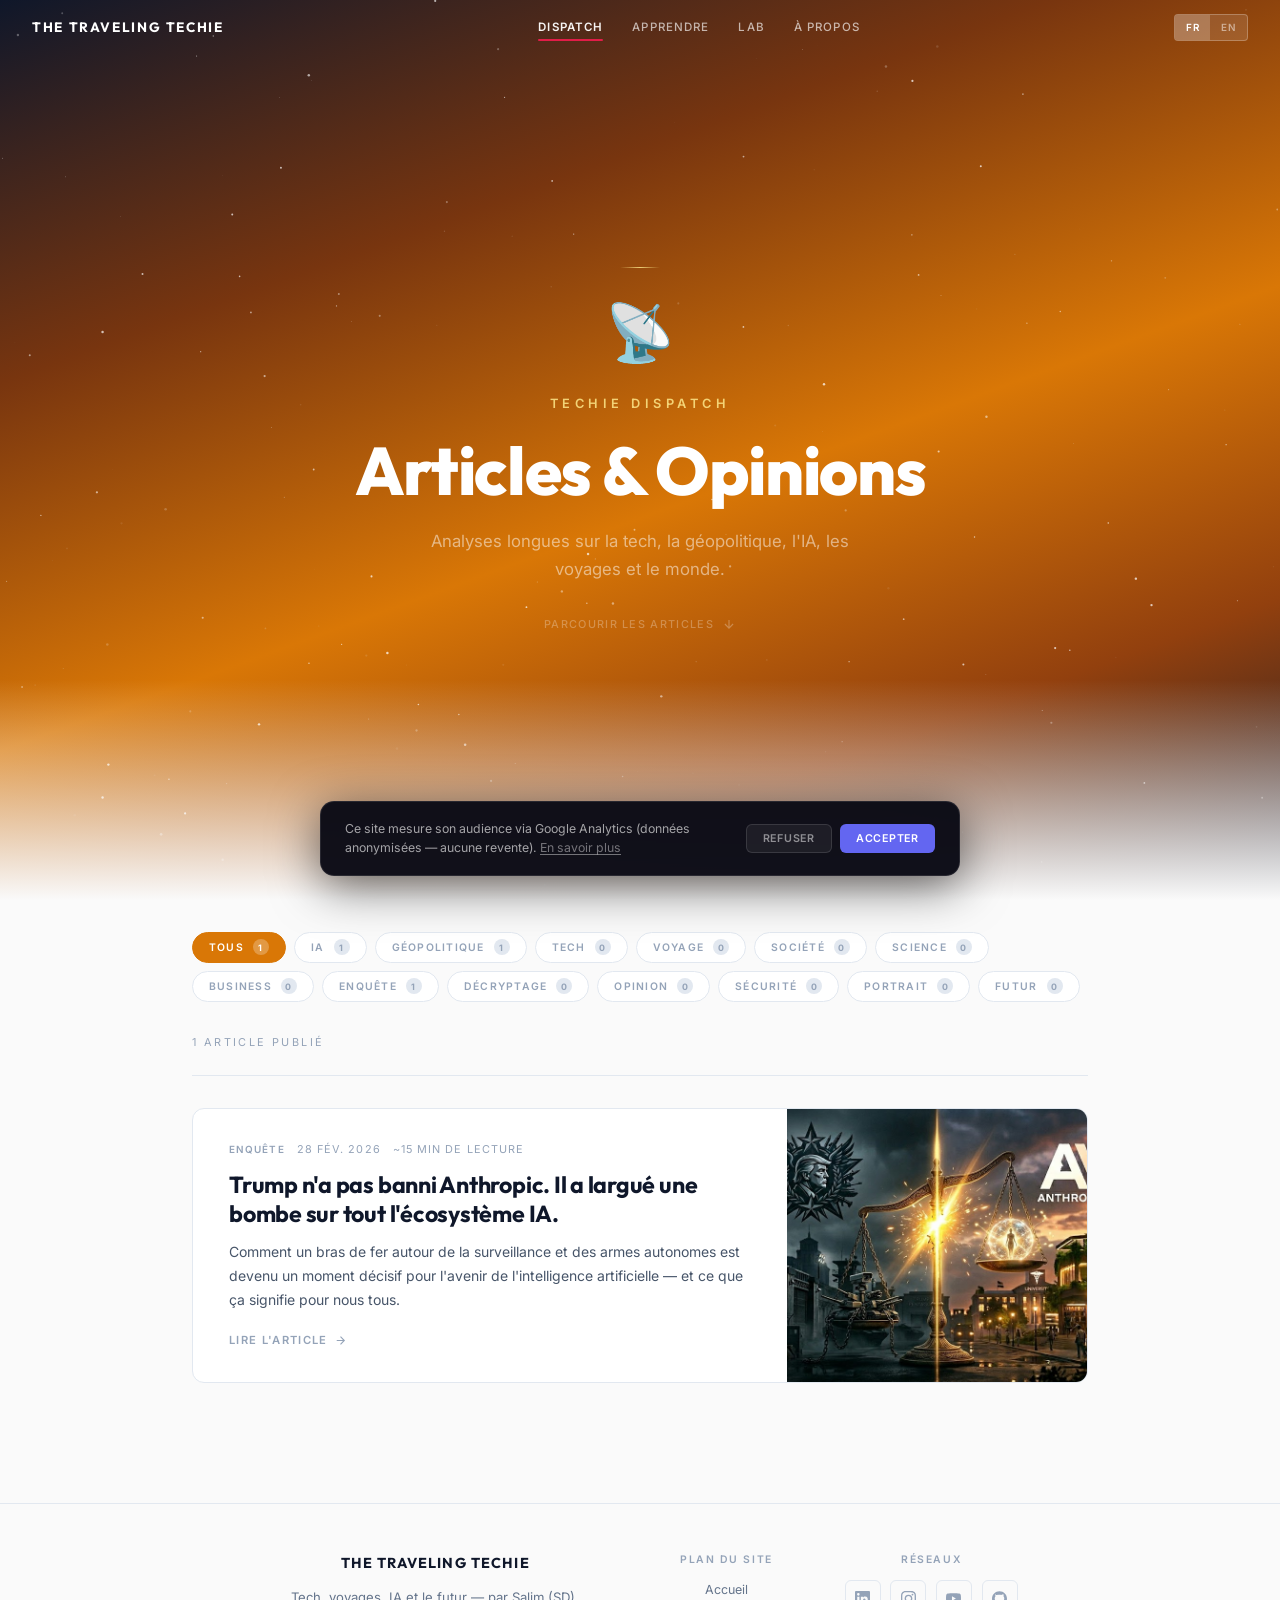
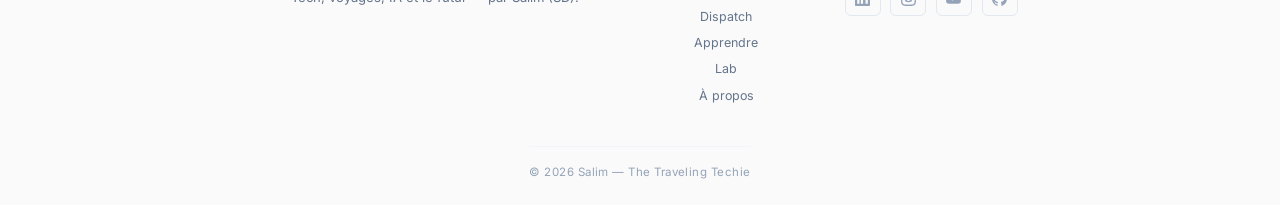
<file: dispatch/index.html>
﻿<!DOCTYPE html>
<html lang="fr">
<head>
    <meta charset="UTF-8">
    <meta name="viewport" content="width=device-width, initial-scale=1.0">
    <title>Techie Dispatch — The Traveling Techie</title>
    <meta name="description" content="Articles longs sur la tech, la géopolitique, l'IA, les voyages et le monde — par Salim (SD).">
    <meta name="author" content="Salim">
    <meta property="og:title" content="Techie Dispatch — The Traveling Techie">
    <meta property="og:description" content="Articles longs sur la tech, la géopolitique, l'IA, les voyages et le monde — par Salim (SD).">
    <meta property="og:type" content="website">
    <meta property="og:url" content="https://thetravellingtechie.github.io/dispatch/">
    <meta property="og:image" content="https://thetravellingtechie.github.io/dispatch/trump-anthropic-ai-future/images/trump-anthropic-ai-future-at-stake.jpg">
    <meta property="og:site_name" content="The Traveling Techie">
    <meta name="twitter:card" content="summary_large_image">
    <meta name="twitter:creator" content="@sd_thetravellingtechie">
    <link rel="canonical" href="https://thetravellingtechie.github.io/dispatch/">
    <meta name="robots" content="index, follow">
    <meta name="theme-color" content="#78350f">
    <link rel="preconnect" href="https://fonts.googleapis.com">
    <link rel="preconnect" href="https://fonts.gstatic.com" crossorigin>
    <link href="https://fonts.googleapis.com/css2?family=Outfit:wght@400;500;600;700;800&family=Inter:wght@400;500;600;700&display=swap" rel="stylesheet">
    <style>
        :root {
            --bg:           #fafafa;
            --bg-card:      #ffffff;
            --bg-hover:     #f8f4ff;
            --text:         #0f172a;
            --text-secondary: #475569;
            --text-muted:   #94a3b8;
            --border:       #e2e8f0;
            --border-light: #f1f5f9;
            --accent:       #6366f1;
            --accent-soft:  rgba(99,102,241,0.08);
            --dispatch:     #d97706;
            --dispatch-soft:rgba(217,119,6,0.07);
        }

        * { margin: 0; padding: 0; box-sizing: border-box; }
        html { scroll-behavior: smooth; }

        body {
            font-family: 'Inter', sans-serif;
            background: var(--bg);
            color: var(--text);
            line-height: 1.6;
        }

        /* ── NAV ── */
        nav {
            position: fixed;
            top: 0; left: 0; right: 0;
            padding: 1.1rem 2.5rem;
            display: flex;
            justify-content: space-between;
            align-items: center;
            z-index: 100;
            transition: all 0.3s ease;
        }

        nav.scrolled {
            background: rgba(250,250,250,0.92);
            border-bottom: 1px solid var(--border);
            backdrop-filter: blur(16px);
            -webkit-backdrop-filter: blur(16px);
        }

        .nav-logo {
            font-family: 'Outfit', sans-serif;
            font-weight: 700;
            font-size: 0.85rem;
            letter-spacing: 0.15em;
            text-transform: uppercase;
            color: #ffffff;
            text-decoration: none;
            transition: color 0.3s;
        }

        nav.scrolled .nav-logo { color: var(--text); }

        .nav-center {
            display: flex;
            gap: 2rem;
            font-size: 0.8rem;
            letter-spacing: 0.1em;
            text-transform: uppercase;
        }

        .nav-center a {
            color: rgba(255,255,255,0.65);
            text-decoration: none;
            transition: color 0.2s;
            font-family: 'Inter', sans-serif;
            font-weight: 500;
        }

        nav.scrolled .nav-center a { color: var(--text-secondary); }
        .nav-center a:hover { color: #ffffff; }
        nav.scrolled .nav-center a:hover { color: var(--text); }
        .nav-center a.active { color: rgba(253,230,138,0.95); font-weight: 600; }
        nav.scrolled .nav-center a.active { color: var(--dispatch); }

        .lang-toggle {
            display: flex;
            align-items: center;
            background: rgba(255,255,255,0.1);
            border: 1px solid rgba(255,255,255,0.25);
            border-radius: 4px;
            overflow: hidden;
            cursor: pointer;
            transition: all 0.3s;
        }

        nav.scrolled .lang-toggle {
            background: var(--bg-card);
            border-color: var(--border);
        }

        .lang-toggle span {
            padding: 0.3rem 0.7rem;
            font-size: 0.65rem;
            font-weight: 600;
            letter-spacing: 0.1em;
            text-transform: uppercase;
            color: rgba(255,255,255,0.6);
            transition: all 0.2s;
            font-family: 'Inter', sans-serif;
            user-select: none;
        }

        nav.scrolled .lang-toggle span { color: var(--text-muted); }

        .lang-toggle span.active {
            background: rgba(217,119,6,0.9);
            color: #ffffff;
        }

        nav.scrolled .lang-toggle span.active { background: var(--dispatch); }

        /* ── HERO ── */
        .hero {
            position: relative;
            min-height: 100vh;
            display: flex; align-items: center; justify-content: center;
            overflow: hidden; text-align: center;
            background: linear-gradient(160deg, #0f172a 0%, #78350f 28%, #d97706 55%, #92400e 78%, #0f172a 100%);
        }

        .hero::after {
            content: ''; position: absolute; bottom: 0; left: 0; right: 0; height: 220px;
            background: linear-gradient(to bottom, transparent, var(--bg)); z-index: 1;
        }

        #starCanvas {
            position: absolute; inset: 0; width: 100%; height: 100%;
            pointer-events: none; z-index: 0;
        }

        .hero-inner {
            position: relative; z-index: 2;
            display: flex; flex-direction: column; align-items: center;
            gap: 1.25rem; padding: 0 2rem;
        }

        .hero-line {
            width: 40px; height: 1px;
            background: linear-gradient(90deg, transparent, rgba(253,230,138,0.85), transparent);
            animation: revealFade 0.6s ease both 0.2s;
        }

        .hero-icon {
            font-size: 3.5rem;
            animation: revealFade 0.8s ease both 0.15s;
            margin-bottom: -0.25rem;
        }

        .hero-tag {
            font-size: 0.8rem;
            letter-spacing: 0.35em;
            text-transform: uppercase;
            color: rgba(253,230,138,0.85);
            font-weight: 600;
            font-family: 'Inter', sans-serif;
            animation: revealFade 0.8s ease both 0.25s;
        }

        .hero-inner h1 {
            font-family: 'Outfit', sans-serif;
            font-weight: 800;
            font-size: clamp(2.4rem, 6vw, 4.2rem);
            color: #ffffff; line-height: 1.1; letter-spacing: -0.02em;
            animation: revealUp 1s cubic-bezier(0.16,1,0.3,1) both 0.35s;
        }

        .hero-tagline {
            font-family: 'Inter', sans-serif;
            font-size: clamp(0.9rem, 2vw, 1.05rem);
            color: rgba(255,255,255,0.5);
            max-width: 480px;
            line-height: 1.65;
            animation: revealUp 0.9s cubic-bezier(0.16,1,0.3,1) both 0.5s;
        }

        .hero-scroll {
            display: flex; align-items: center; gap: 0.5rem;
            font-family: 'Inter', sans-serif;
            font-size: 0.68rem; font-weight: 500;
            letter-spacing: 0.12em; text-transform: uppercase;
            color: rgba(255,255,255,0.28);
            animation: revealFade 0.8s ease both 0.8s;
            margin-top: 0.75rem;
        }

        .hero-scroll svg {
            width: 14px; height: 14px; stroke: currentColor; fill: none; stroke-width: 2;
            animation: bounce 2s ease-in-out infinite 1.5s;
        }

        @keyframes bounce {
            0%, 100% { transform: translateY(0); }
            50% { transform: translateY(5px); }
        }

        @keyframes revealUp {
            from { opacity: 0; transform: translateY(22px); }
            to   { opacity: 1; transform: translateY(0); }
        }

        @keyframes revealFade { from { opacity: 0; } to { opacity: 1; } }

        /* ── FILTERS ── */
        .filters-bar {
            max-width: 960px;
            margin: 0 auto;
            padding: 2rem 2rem 0;
            display: flex;
            align-items: center;
            gap: 0.5rem;
            flex-wrap: wrap;
        }

        .filter-btn {
            font-family: 'Inter', sans-serif;
            font-size: 0.65rem;
            font-weight: 600;
            letter-spacing: 0.12em;
            text-transform: uppercase;
            padding: 0.4rem 1rem;
            border-radius: 100px;
            border: 1px solid var(--border);
            background: var(--bg-card);
            color: var(--text-muted);
            cursor: pointer;
            transition: all 0.2s ease;
        }

        .filter-btn:hover {
            border-color: var(--dispatch);
            color: var(--dispatch);
        }

        .filter-btn.active {
            background: var(--dispatch);
            border-color: var(--dispatch);
            color: #ffffff;
        }

        .filter-count {
            display: inline-flex;
            align-items: center;
            justify-content: center;
            width: 16px; height: 16px;
            border-radius: 50%;
            font-size: 0.55rem;
            font-weight: 700;
            background: rgba(255,255,255,0.25);
            margin-left: 0.3rem;
        }

        .filter-btn:not(.active) .filter-count {
            background: var(--border);
            color: var(--text-muted);
        }

        .article-card[hidden] { display: none !important; }

        .no-results {
            text-align: center;
            padding: 4rem 2rem;
            color: var(--text-muted);
            font-size: 0.875rem;
            display: none;
        }

        /* ── ARTICLES ── */
        .articles {
            max-width: 960px;
            margin: 0 auto;
            padding: 2rem 2rem 6rem;
        }

        .articles-header {
            display: flex;
            align-items: center;
            justify-content: space-between;
            margin-bottom: 2rem;
            padding-bottom: 1.5rem;
            border-bottom: 1px solid var(--border);
        }

        .articles-count {
            font-size: 0.68rem;
            letter-spacing: 0.22em;
            text-transform: uppercase;
            color: var(--text-muted);
        }

        .article-card {
            display: grid;
            grid-template-columns: 1fr 300px;
            border: 1px solid var(--border);
            border-radius: 12px;
            text-decoration: none;
            color: var(--text);
            margin-bottom: 1.5rem;
            overflow: hidden;
            transition: all 0.25s ease;
            background: var(--bg-card);
        }

        .article-card:hover {
            transform: translateY(-3px);
            box-shadow: 0 12px 36px rgba(217,119,6,0.12);
            border-color: rgba(217,119,6,0.3);
        }

        .article-body {
            padding: 2rem 2rem 2rem 2.25rem;
            display: flex;
            flex-direction: column;
            gap: 0.75rem;
        }

        .article-meta-top {
            display: flex;
            align-items: center;
            gap: 0.75rem;
            font-size: 0.68rem;
            letter-spacing: 0.1em;
            text-transform: uppercase;
            color: var(--text-muted);
            flex-wrap: wrap;
        }

        .article-tag {
            color: var(--text-muted);
            font-weight: 600;
            font-size: 0.62rem;
        }

        .article-title {
            font-family: 'Outfit', sans-serif;
            font-size: 1.45rem;
            font-weight: 700;
            line-height: 1.25;
            letter-spacing: -0.01em;
            color: var(--text);
        }

        .article-excerpt {
            font-size: 0.875rem;
            color: var(--text-secondary);
            line-height: 1.7;
            flex: 1;
        }

        .article-cta {
            display: inline-flex;
            align-items: center;
            gap: 0.4rem;
            font-size: 0.7rem;
            font-weight: 600;
            letter-spacing: 0.12em;
            text-transform: uppercase;
            color: var(--text-muted);
            margin-top: auto;
            padding-top: 0.5rem;
            transition: color 0.2s;
        }

        .article-card:hover .article-cta { color: var(--dispatch); }

        .article-cta svg {
            width: 13px; height: 13px;
            stroke: currentColor; fill: none; stroke-width: 2;
            transition: transform 0.2s;
        }

        .article-card:hover .article-cta svg { transform: translateX(4px); }

        .article-thumb {
            overflow: hidden;
            background: var(--bg-hover);
            min-height: 220px;
        }

        .article-thumb img {
            width: 100%; height: 100%;
            object-fit: cover;
            display: block;
            transition: transform 0.4s ease;
        }

        .article-card:hover .article-thumb img { transform: scale(1.04); }

        /* ── FOOTER ── */
        footer {
            border-top: 1px solid var(--border);
            padding: 2rem;
            text-align: center;
            display: flex;
            flex-direction: column;
            align-items: center;
            gap: 1rem;
        }

        .footer-icons {
            display: flex;
            gap: 0.6rem;
        }

        .footer-icon {
            display: flex;
            align-items: center;
            justify-content: center;
            width: 36px; height: 36px;
            border: 1px solid var(--border);
            border-radius: 6px;
            color: var(--text-muted);
            text-decoration: none;
            transition: all 0.2s;
            background: var(--bg-card);
        }

        .footer-icon:hover {
            border-color: var(--dispatch);
            color: var(--dispatch);
            transform: translateY(-2px);
        }

        .footer-icon svg { width: 15px; height: 15px; fill: currentColor; }

        .footer-copy {
            font-size: 0.72rem;
            color: var(--text-muted);
        }

        .footer-copy a {
            color: var(--text-muted);
            text-decoration: none;
            transition: color 0.2s;
        }

        .footer-copy a:hover { color: var(--accent); }

        /* ── RESPONSIVE ── */
        @media (max-width: 680px) {
            .article-card { grid-template-columns: 1fr; }
            .article-thumb { height: 200px; min-height: unset; }
            .nav-center { display: none; }
            nav { padding: 1rem 1.25rem; }
        }
    
        /* Cookie consent banner */
        #cookieBanner {
            position: fixed;
            bottom: 1.5rem; left: 50%; transform: translateX(-50%);
            width: min(640px, calc(100vw - 2rem));
            background: rgba(10, 10, 20, 0.97);
            border: 1px solid rgba(255,255,255,0.10);
            border-radius: 14px;
            padding: 1.1rem 1.5rem;
            display: flex; align-items: center;
            justify-content: space-between;
            gap: 1.25rem;
            z-index: 9999;
            backdrop-filter: blur(22px);
            -webkit-backdrop-filter: blur(22px);
            box-shadow: 0 10px 48px rgba(0,0,0,0.6);
            font-family: 'Inter', sans-serif;
            transition: opacity 0.35s ease, transform 0.35s ease;
        }
        #cookieBanner.hidden {
            opacity: 0;
            transform: translateX(-50%) translateY(16px);
            pointer-events: none;
        }
        #cookieBanner p {
            font-size: 0.77rem; color: rgba(255,255,255,0.62);
            margin: 0; line-height: 1.55; flex: 1;
        }
        #cookieBanner p a {
            color: rgba(255,255,255,0.42);
            text-decoration: underline; text-underline-offset: 2px;
        }
        .cookie-actions { display: flex; gap: 0.5rem; flex-shrink: 0; }
        .cookie-btn {
            padding: 0.42rem 1rem; border-radius: 6px; cursor: pointer;
            font-size: 0.67rem; font-weight: 600; letter-spacing: 0.07em;
            text-transform: uppercase; border: none;
            font-family: 'Inter', sans-serif;
            transition: opacity 0.18s, transform 0.15s;
            white-space: nowrap;
        }
        .cookie-btn:hover { opacity: 0.78; transform: translateY(-1px); }
        .cookie-btn-accept { background: #6366f1; color: #fff; }
        .cookie-btn-decline {
            background: rgba(255,255,255,0.06);
            color: rgba(255,255,255,0.50);
            border: 1px solid rgba(255,255,255,0.12);
        }
        @media (max-width: 540px) {
            #cookieBanner { flex-direction: column; align-items: flex-start; gap: 0.85rem; }
            .cookie-actions { width: 100%; justify-content: flex-end; }
        }
    
        /* Hamburger Menu */
        .nav-hamburger {
            display: none;
            background: none;
            border: none;
            cursor: pointer;
            padding: 0.5rem;
            z-index: 1001;
            position: relative;
        }

        .nav-hamburger span {
            display: block;
            width: 24px;
            height: 2px;
            background: var(--text);
            margin: 5px 0;
            transition: 0.3s;
        }

        nav:not(.scrolled) .nav-hamburger span {
            background: #fff;
        }

        .nav-hamburger.active span:nth-child(1) {
            transform: rotate(-45deg) translate(-5px, 5px);
        }

        .nav-hamburger.active span:nth-child(2) {
            opacity: 0;
        }

        .nav-hamburger.active span:nth-child(3) {
            transform: rotate(45deg) translate(-5px, -5px);
        }

        .nav-mobile-overlay {
            position: fixed;
            top: 0; left: 0; right: 0; bottom: 0;
            background: var(--bg);
            z-index: 1000;
            display: flex;
            flex-direction: column;
            align-items: center;
            justify-content: center;
            gap: 2rem;
            opacity: 0;
            visibility: hidden;
            transition: 0.3s;
        }

        .nav-mobile-overlay.active {
            opacity: 1;
            visibility: visible;
        }

        .nav-mobile-overlay a {
            font-size: 1.5rem;
            font-weight: 600;
            text-transform: uppercase;
            letter-spacing: 0.1em;
            color: var(--text);
            text-decoration: none;
            font-family: 'Outfit', sans-serif;
        }

        @media (max-width: 768px) {
            .nav-hamburger {
                display: block;
            }
            .nav-center {
                display: none;
            }
        }
    
        
        /* â”€â”€ MODERN FOOTER â”€â”€ */
        .footer-modern {
            border-top: 1px solid var(--border);
            padding: 4rem 2rem 1.5rem 2rem;
            margin-top: 4rem;
            background: linear-gradient(to bottom, transparent, rgba(0, 0, 0, 0.2));
            color: var(--text);
        }

        .footer-content {
            max-width: 1080px;
            margin: 0 auto;
            display: grid;
            grid-template-columns: 2fr 1fr 1fr;
            gap: 3rem;
        }

        .footer-col h3 {
            font-family: 'Outfit', sans-serif;
            font-size: 1.4rem;
            font-weight: 700;
            margin-bottom: 1rem;
            color: var(--text);
            letter-spacing: -0.02em;
        }

        .footer-col h4 {
            font-family: 'Outfit', sans-serif;
            font-size: 0.9rem;
            font-weight: 600;
            text-transform: uppercase;
            letter-spacing: 0.1em;
            color: var(--text);
            margin-bottom: 1.2rem;
            opacity: 0.9;
        }

        .footer-col p {
            color: var(--text-muted);
            font-size: 0.95rem;
            line-height: 1.6;
            max-width: 300px;
        }

        .footer-sitemap {
            display: flex;
            flex-direction: column;
            gap: 0.8rem;
        }

        .footer-sitemap a {
            color: var(--text-muted);
            text-decoration: none;
            font-size: 0.95rem;
            transition: color 0.2s, transform 0.2s;
            width: fit-content;
        }

        .footer-sitemap a:hover {
            color: var(--accent);
            transform: translateX(3px);
        }

        .footer-icons {
            display: flex;
            gap: 0.8rem;
            flex-wrap: wrap;
        }

        .footer-icon {
            display: flex;
            align-items: center;
            justify-content: center;
            width: 40px;
            height: 40px;
            border: 1px solid var(--border);
            border-radius: 8px;
            color: var(--text-muted);
            text-decoration: none;
            transition: all 0.3s ease;
            background: rgba(255, 255, 255, 0.02);
        }

        /* DYNAMIC ADAPTATION: Use the page's accent variable (dispatch, lab, or accent) */
        .footer-icon:hover {
            border-color: var(--accent, var(--dispatch, var(--lab, var(--learn, #6366f1))));
            color: var(--accent, var(--dispatch, var(--lab, var(--learn, #6366f1))));
            background: rgba(255, 255, 255, 0.05);
            transform: translateY(-2px);
            box-shadow: 0 4px 12px rgba(0,0,0,0.2);
        }

        .footer-icon svg {
            width: 18px;
            height: 18px;
            fill: currentColor;
        }

        .footer-bottom {
            max-width: 1080px;
            margin: 3rem auto 0 auto;
            padding-top: 1.5rem;
            border-top: 1px solid rgba(255, 255, 255, 0.06);
            display: flex;
            justify-content: space-between;
            align-items: center;
            font-size: 0.85rem;
            color: var(--text-muted);
        }

        @media (max-width: 768px) {
            .footer-content {
                grid-template-columns: 1fr;
                gap: 2.5rem;
                text-align: center;
            }
            .footer-col p {
                margin: 0 auto;
            }
            .footer-sitemap {
                align-items: center;
            }
            .footer-icons {
                justify-content: center;
            }
            .footer-bottom {
                flex-direction: column;
                gap: 1rem;
                text-align: center;
            }
        }
    </style>

    <!-- ═══════════════════════════════════════════════════════
         ANALYTICS — remplacer G-M8CD1PMVMS et CLARITY_PROJECT_ID
         avant publication (voir _templates/TEMPLATES.md)
         ═══════════════════════════════════════════════════════ -->

    <!-- Dynamic Dominant Colors Override -->
    <style>
        .footer-icon:hover { border-color: var(--dispatch) !important; color: var(--dispatch) !important; }
        .footer-sitemap a:hover { color: var(--dispatch) !important; text-decoration: underline; }
        .footer-bottom a:hover { color: var(--dispatch) !important; }
        
                /* Footer Alignment Overrides */
        .footer-modern { text-align: left !important; }
        .footer-content { text-align: left !important; }
        .footer-col h3, .footer-col h4, .footer-col p { text-align: left !important; margin-left: 0 !important; margin-right: auto !important; }
        .footer-sitemap { align-items: flex-start !important; }
        .footer-icons { justify-content: flex-start !important; }
        
        @media (max-width: 768px) {
            .footer-modern { text-align: center !important; }
            .footer-col h3, .footer-col h4, .footer-col p { text-align: left !important; margin-left: 0 !important; margin-right: auto !important; }
            .footer-sitemap { align-items: flex-start !important; }
            .footer-icons { justify-content: flex-start !important; }
            .footer-bottom { align-items: center !important; flex-direction: column; gap: 1rem; text-align: center !important; }
        }

        /* Language Toggle - active state */
        nav.scrolled .lang-toggle span.active { background: var(--dispatch) !important; color: #fff !important; }
        .lang-toggle span.active { background: var(--dispatch) !important; color: #fff !important; border-color: var(--dispatch) !important; }
        
        /* Language Toggle - text hover */
        .lang-toggle span:hover { color: var(--dispatch) !important; }
        .nav-lang button.active { color: var(--dispatch) !important; font-weight: 600 !important; }
        .nav-lang button:hover { color: var(--dispatch) !important; }
    </style>
    <link rel="stylesheet" href="/shared/components.css">
</head>
<body>
    <div id="ttt-nav" data-section="dispatch"></div>
    <!-- Cookie consent (RGPD / GDPR) -->
    <div id="cookieBanner" class="hidden" role="dialog" aria-live="polite" aria-label="Consentement cookies">
      <p>Ce site mesure son audience via Google Analytics (donn&#233;es anonymis&#233;es &mdash; aucune revente). <a href="/about/" target="_blank" rel="noopener">En savoir plus</a></p>
      <div class="cookie-actions">
        <button class="cookie-btn cookie-btn-decline" id="cookieDecline">Refuser</button>
        <button class="cookie-btn cookie-btn-accept" id="cookieAccept">Accepter</button>
      </div>
    </div>

    <section class="hero">
        <canvas id="starCanvas" aria-hidden="true"></canvas>
        <div class="hero-inner">
            <div class="hero-line" aria-hidden="true"></div>
            <div class="hero-icon" aria-hidden="true">📡</div>
            <div class="hero-tag">Techie Dispatch</div>
            <h1 data-fr="Articles &amp; Opinions" data-en="Articles &amp; Opinions">Articles &amp; Opinions</h1>
            <p class="hero-tagline" data-fr="Analyses longues sur la tech, la géopolitique, l'IA, les voyages et le monde." data-en="Long-form takes on tech, geopolitics, AI, travels and the world.">
                Analyses longues sur la tech, la géopolitique, l'IA, les voyages et le monde.
            </p>
            <div class="hero-scroll" aria-hidden="true">
                <span data-fr="Parcourir les articles" data-en="Browse articles">Parcourir les articles</span>
                <svg viewBox="0 0 24 24"><path d="M12 5v14M5 12l7 7 7-7"/></svg>
            </div>
        </div>
    </section>

    <div class="filters-bar" id="filtersBar">
        <button class="filter-btn active" data-filter="all">
            <span data-fr="Tous" data-en="All">Tous</span>
            <span class="filter-count" id="countAll">1</span>
        </button>
        <button class="filter-btn" data-filter="ia">
            <span data-fr="IA" data-en="AI">IA</span>
            <span class="filter-count" id="countIa">0</span>
        </button>
        <button class="filter-btn" data-filter="geopolitique">
            <span data-fr="Géopolitique" data-en="Geopolitics">Géopolitique</span>
            <span class="filter-count" id="countGeopolitique">0</span>
        </button>
        <button class="filter-btn" data-filter="tech">
            <span data-fr="Tech" data-en="Tech">Tech</span>
            <span class="filter-count" id="countTech">0</span>
        </button>
        <button class="filter-btn" data-filter="voyage">
            <span data-fr="Voyage" data-en="Travel">Voyage</span>
            <span class="filter-count" id="countVoyage">0</span>
        </button>
        <button class="filter-btn" data-filter="societe">
            <span data-fr="Société" data-en="Society">Société</span>
            <span class="filter-count" id="countSociete">0</span>
        </button>
        <button class="filter-btn" data-filter="science">
            <span data-fr="Science" data-en="Science">Science</span>
            <span class="filter-count" id="countScience">0</span>
        </button>
        <button class="filter-btn" data-filter="business">
            <span data-fr="Business" data-en="Business">Business</span>
            <span class="filter-count" id="countBusiness">0</span>
        </button>
        <button class="filter-btn" data-filter="enquete">
            <span data-fr="Enquête" data-en="Investigation">Enquête</span>
            <span class="filter-count" id="countEnquete">0</span>
        </button>
        <button class="filter-btn" data-filter="decryptage">
            <span data-fr="Décryptage" data-en="Explainer">Décryptage</span>
            <span class="filter-count" id="countDecryptage">0</span>
        </button>
        <button class="filter-btn" data-filter="opinion">
            <span data-fr="Opinion" data-en="Opinion">Opinion</span>
            <span class="filter-count" id="countOpinion">0</span>
        </button>
        <button class="filter-btn" data-filter="securite">
            <span data-fr="Sécurité" data-en="Security">Sécurité</span>
            <span class="filter-count" id="countSecurite">0</span>
        </button>
        <button class="filter-btn" data-filter="portrait">
            <span data-fr="Portrait" data-en="Portrait">Portrait</span>
            <span class="filter-count" id="countPortrait">0</span>
        </button>
        <button class="filter-btn" data-filter="futur">
            <span data-fr="Futur" data-en="Future">Futur</span>
            <span class="filter-count" id="countFutur">0</span>
        </button>
    </div>

    <main class="articles">
        <div class="articles-header">
            <p class="articles-count" id="articlesCount" data-fr="1 article publié" data-en="1 article published">1 article publié</p>
        </div>

        <div class="no-results" id="noResults" data-fr="Aucun article dans cette catégorie pour l'instant." data-en="No articles in this category yet.">
            Aucun article dans cette catégorie pour l'instant.
        </div>

        <a href="/dispatch/trump-anthropic-ai-future/" class="article-card" data-categories="enquete ia geopolitique">
            <div class="article-body">
                <div class="article-meta-top">
                    <span class="article-tag" data-fr="Enquête" data-en="Investigation">Enquête</span>
                    <span data-fr="28 fév. 2026" data-en="Feb 28, 2026">28 fév. 2026</span>
                    <span data-fr="~15 min de lecture" data-en="~15 min read">~15 min de lecture</span>
                </div>
                <h2 class="article-title"
                    data-fr="Trump n'a pas banni Anthropic. Il a largué une bombe sur tout l'écosystème IA."
                    data-en="Trump Didn't Ban Anthropic. He Dropped a Bomb on the Entire AI Ecosystem.">
                    Trump n'a pas banni Anthropic. Il a largué une bombe sur tout l'écosystème IA.
                </h2>
                <p class="article-excerpt"
                   data-fr="Comment un bras de fer autour de la surveillance et des armes autonomes est devenu un moment décisif pour l'avenir de l'intelligence artificielle — et ce que ça signifie pour nous tous."
                   data-en="How a standoff over surveillance and autonomous weapons became a defining moment for the future of artificial intelligence — and what it means for all of us.">
                    Comment un bras de fer autour de la surveillance et des armes autonomes est devenu un moment décisif pour l'avenir de l'intelligence artificielle — et ce que ça signifie pour nous tous.
                </p>
                <span class="article-cta">
                    <span data-fr="Lire l'article" data-en="Read article">Lire l'article</span>
                    <svg viewBox="0 0 24 24"><path d="M5 12h14M12 5l7 7-7 7"/></svg>
                </span>
            </div>
            <div class="article-thumb">
                <img src="/dispatch/trump-anthropic-ai-future/images/trump-anthropic-ai-future-at-stake.jpg"
                     alt="Trump Anthropic AI — The Future at Stake"
                     loading="lazy">
            </div>
        </a>

    </main>

    <div id="ttt-footer"></div>

    <script>
        // ── Star canvas
        (function () {
            const canvas = document.getElementById('starCanvas');
            const ctx = canvas.getContext('2d');
            let stars = [];
            function resize() {
                canvas.width  = canvas.offsetWidth;
                canvas.height = canvas.offsetHeight;
            }
            function init(n) {
                stars = Array.from({ length: n }, () => ({
                    x: Math.random() * canvas.width,
                    y: Math.random() * canvas.height,
                    r: Math.random() * 1.1 + 0.2,
                    phase: Math.random() * Math.PI * 2,
                    speed: Math.random() * 0.013 + 0.004
                }));
            }
            function draw() {
                ctx.clearRect(0, 0, canvas.width, canvas.height);
                stars.forEach(s => {
                    s.phase += s.speed;
                    const a = ((Math.sin(s.phase) + 1) / 2) * 0.65 + 0.08;
                    ctx.beginPath();
                    ctx.arc(s.x, s.y, s.r, 0, Math.PI * 2);
                    ctx.fillStyle = `rgba(255,255,255,${a.toFixed(2)})`;
                    ctx.fill();
                });
                requestAnimationFrame(draw);
            }
            new ResizeObserver(() => { resize(); init(180); }).observe(canvas.parentElement);
            resize(); init(180); requestAnimationFrame(draw);
        })();

        // Nav scroll + lang toggle now handled by /shared/nav.js

        // ── Filters (multi-category support via data-categories="cat1 cat2 cat3")
        (function () {
            const cards = document.querySelectorAll('.article-card[data-categories]');
            const buttons = document.querySelectorAll('.filter-btn[data-filter]');
            const noResults = document.getElementById('noResults');
            const countEl = document.getElementById('articlesCount');

            // Build per-filter counts
            const counts = {};
            cards.forEach(c => {
                (c.dataset.categories || '').split(' ').forEach(cat => {
                    if (cat) counts[cat] = (counts[cat] || 0) + 1;
                });
            });

            // Update count badges on buttons
            buttons.forEach(btn => {
                const f = btn.dataset.filter;
                const n = f === 'all' ? cards.length : (counts[f] || 0);
                const badge = btn.querySelector('.filter-count');
                if (badge) badge.textContent = n;
            });

            function filterCards(filter) {
                let visible = 0;
                cards.forEach(c => {
                    const cats = (c.dataset.categories || '').split(' ');
                    const show = filter === 'all' || cats.includes(filter);
                    c.hidden = !show;
                    if (show) visible++;
                });
                noResults.style.display = visible === 0 ? 'block' : 'none';
                const n = filter === 'all' ? cards.length : (counts[filter] || 0);
                const lang = localStorage.getItem('ttt-lang') || 'fr';
                countEl.textContent = lang === 'fr'
                    ? `${n} article${n !== 1 ? 's' : ''} publié${n !== 1 ? 's' : ''}`
                    : `${n} article${n !== 1 ? 's' : ''} published`;
            }

            buttons.forEach(btn => {
                btn.addEventListener('click', () => {
                    buttons.forEach(b => b.classList.remove('active'));
                    btn.classList.add('active');
                    filterCards(btn.dataset.filter);
                });
            });
        })();
    </script>

    <!-- Analytics consent manager (Approach A / RGPD) -->
    <script>
      (function () {
        var ID  = 'G-M8CD1PMVMS';
        var KEY = 'ttt-analytics-consent';
        var banner = document.getElementById('cookieBanner');

        function loadGA4() {
          if (window._ga4loaded) return;
          window._ga4loaded = true;
          var s = document.createElement('script');
          s.async = true;
          s.src = 'https://www.googletagmanager.com/gtag/js?id=' + ID;
          document.head.appendChild(s);
          window.dataLayer = window.dataLayer || [];
          function gtag() { dataLayer.push(arguments); }
          window.gtag = gtag;
          gtag('js', new Date());
          gtag('config', ID, { anonymize_ip: true, cookie_flags: 'SameSite=None;Secure' });
        }

        function hideBanner() {
          if (!banner) return;
          banner.classList.add('hidden');
          setTimeout(function () { if (banner) banner.style.display = 'none'; }, 380);
        }

        var c = localStorage.getItem(KEY);
        if (c === 'granted') {
          loadGA4();
          if (banner) banner.style.display = 'none';
        } else if (c === 'denied') {
          if (banner) banner.style.display = 'none';
        } else {
          setTimeout(function () { if (banner) banner.classList.remove('hidden'); }, 900);
        }

        var btnA = document.getElementById('cookieAccept');
        var btnD = document.getElementById('cookieDecline');
        if (btnA) btnA.addEventListener('click', function () {
          localStorage.setItem(KEY, 'granted'); loadGA4(); hideBanner();
        });
        if (btnD) btnD.addEventListener('click', function () {
          localStorage.setItem(KEY, 'denied'); hideBanner();
        });
      })();
    </script>
    <script src="/shared/nav.js"></script>
    <script src="/shared/footer.js"></script>
    </body>
</html>
</file>
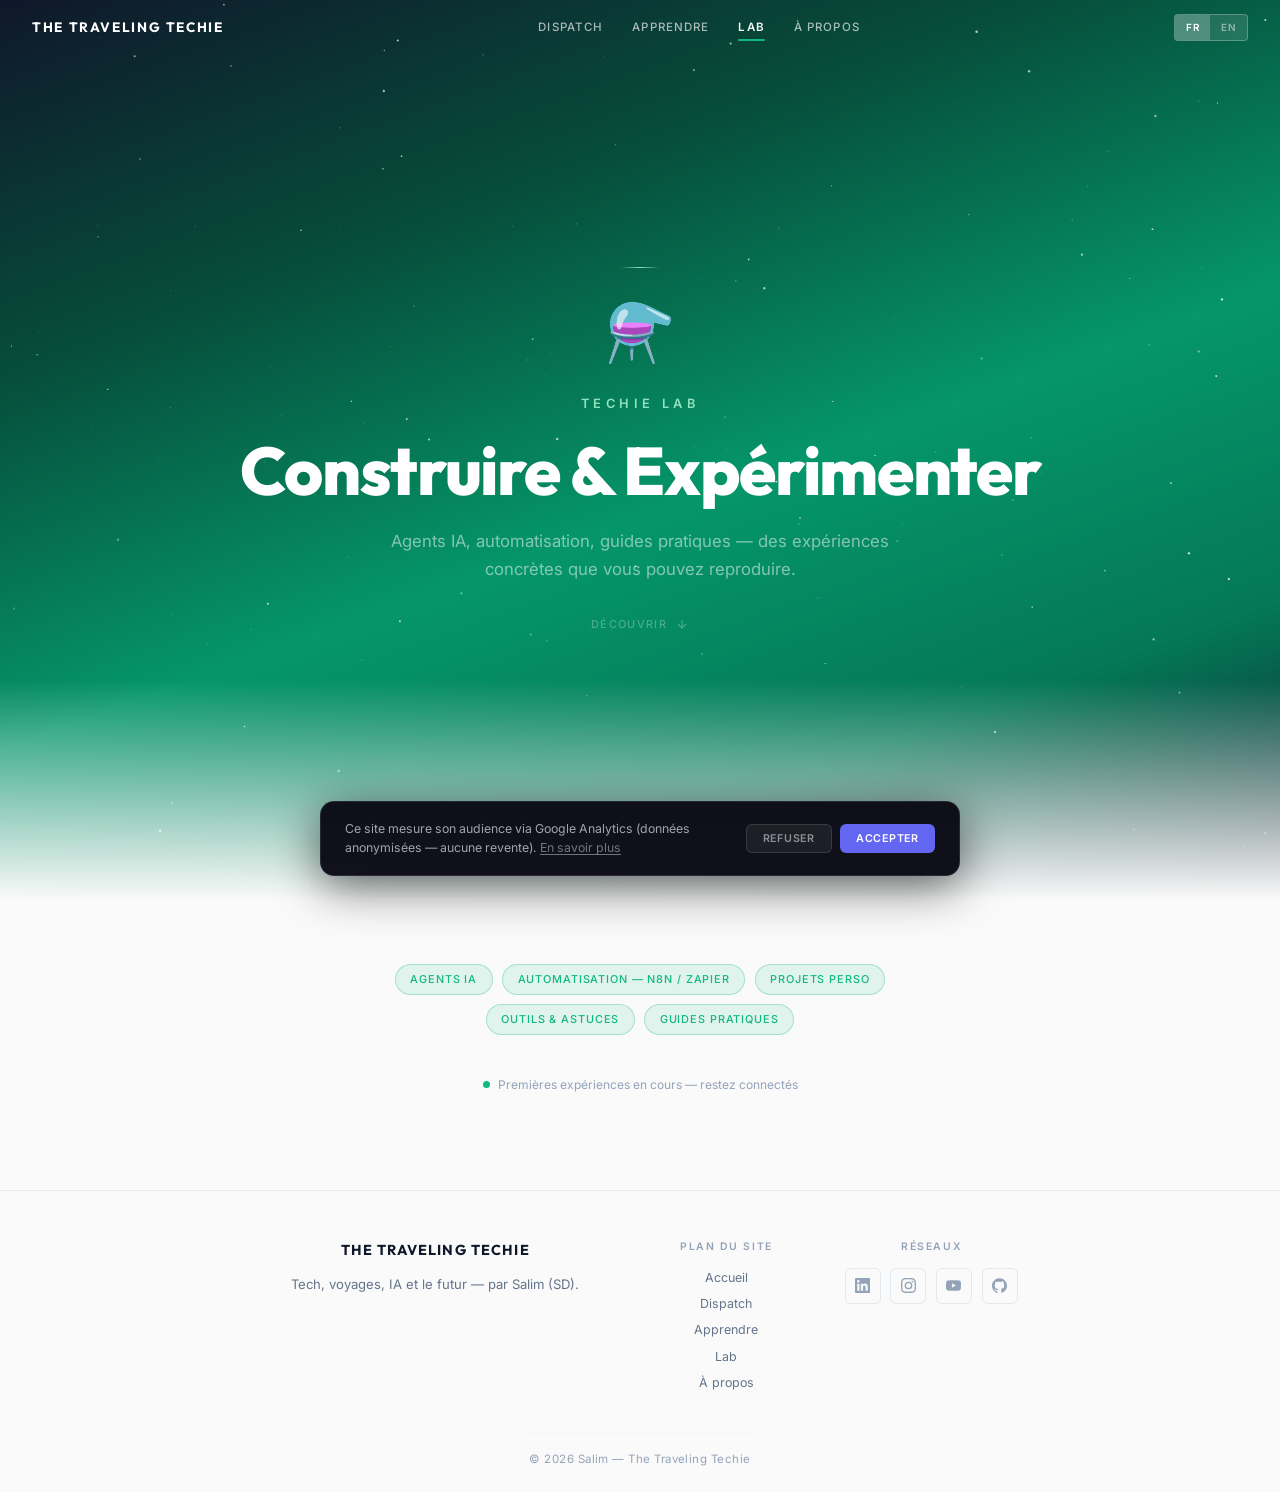
<file: lab/index.html>
﻿<!DOCTYPE html>
<html lang="fr">
<head>
    <meta charset="UTF-8">
    <meta name="viewport" content="width=device-width, initial-scale=1.0">
    <title>Techie Lab — The Traveling Techie</title>
    <meta name="description" content="Agents IA, automatisation, guides pratiques et expériences — par Salim (SD).">
    <meta name="author" content="Salim">
    <meta property="og:title" content="Techie Lab — The Traveling Techie">
    <meta property="og:type" content="website">
    <meta property="og:url" content="https://thetravellingtechie.github.io/lab/">
    <meta property="og:site_name" content="The Traveling Techie">
    <meta name="twitter:card" content="summary">
    <meta name="twitter:creator" content="@sd_thetravellingtechie">
    <link rel="canonical" href="https://thetravellingtechie.github.io/lab/">
    <meta name="robots" content="index, follow">
    <meta name="theme-color" content="#064e3b">
    <link rel="preconnect" href="https://fonts.googleapis.com">
    <link rel="preconnect" href="https://fonts.gstatic.com" crossorigin>
    <link href="https://fonts.googleapis.com/css2?family=Outfit:wght@400;500;600;700;800&family=Inter:wght@400;500;600;700&display=swap" rel="stylesheet">
    <style>
        :root {
            --bg:           #fafafa;
            --bg-card:      #ffffff;
            --text:         #0f172a;
            --text-secondary: #475569;
            --text-muted:   #94a3b8;
            --border:       #e2e8f0;
            --accent:       #6366f1;
            --lab:          #10b981;
            --lab-soft:     rgba(16,185,129,0.1);
        }

        * { margin: 0; padding: 0; box-sizing: border-box; }
        html { scroll-behavior: smooth; }

        body {
            font-family: 'Inter', sans-serif;
            background: var(--bg);
            color: var(--text);
            line-height: 1.6;
        }

        /* ── NAV ── */
        nav {
            position: fixed;
            top: 0; left: 0; right: 0;
            padding: 1.1rem 2.5rem;
            display: flex;
            justify-content: space-between;
            align-items: center;
            z-index: 100;
            transition: all 0.3s ease;
        }

        nav.scrolled {
            background: rgba(250,250,250,0.92);
            border-bottom: 1px solid var(--border);
            backdrop-filter: blur(16px);
            -webkit-backdrop-filter: blur(16px);
        }

        .nav-logo {
            font-family: 'Outfit', sans-serif;
            font-weight: 700;
            font-size: 0.85rem;
            letter-spacing: 0.15em;
            text-transform: uppercase;
            color: #ffffff;
            text-decoration: none;
            transition: color 0.3s;
        }

        nav.scrolled .nav-logo { color: var(--text); }

        .nav-center {
            display: flex;
            gap: 2rem;
            font-size: 0.8rem;
            letter-spacing: 0.1em;
            text-transform: uppercase;
        }

        .nav-center a {
            color: rgba(255,255,255,0.65);
            text-decoration: none;
            transition: color 0.2s;
            font-family: 'Inter', sans-serif;
            font-weight: 500;
        }

        nav.scrolled .nav-center a { color: var(--text-secondary); }
        .nav-center a:hover { color: #ffffff; }
        nav.scrolled .nav-center a:hover { color: var(--text); }
        .nav-center a.active { color: rgba(167,243,208,0.95); font-weight: 600; }
        nav.scrolled .nav-center a.active { color: var(--lab); }

        .lang-toggle {
            display: flex;
            align-items: center;
            background: rgba(255,255,255,0.1);
            border: 1px solid rgba(255,255,255,0.25);
            border-radius: 4px;
            overflow: hidden;
            cursor: pointer;
            transition: all 0.3s;
        }

        nav.scrolled .lang-toggle {
            background: var(--bg-card);
            border-color: var(--border);
        }

        .lang-toggle span {
            padding: 0.3rem 0.7rem;
            font-size: 0.65rem;
            font-weight: 600;
            letter-spacing: 0.1em;
            text-transform: uppercase;
            color: rgba(255,255,255,0.6);
            transition: all 0.2s;
            user-select: none;
        }

        nav.scrolled .lang-toggle span { color: var(--text-muted); }

        .lang-toggle span.active {
            background: rgba(16,185,129,0.85);
            color: #ffffff;
        }

        nav.scrolled .lang-toggle span.active { background: var(--lab); }

        /* ── HERO ── */
        .hero {
            position: relative;
            min-height: 100vh;
            display: flex; align-items: center; justify-content: center;
            overflow: hidden; text-align: center;
            background: linear-gradient(160deg, #0f172a 0%, #064e3b 28%, #059669 55%, #047857 78%, #0f172a 100%);
        }

        .hero::after {
            content: ''; position: absolute; bottom: 0; left: 0; right: 0; height: 220px;
            background: linear-gradient(to bottom, transparent, var(--bg)); z-index: 1;
        }

        #starCanvas {
            position: absolute; inset: 0; width: 100%; height: 100%;
            pointer-events: none; z-index: 0;
        }

        .hero-inner {
            position: relative; z-index: 2;
            display: flex; flex-direction: column; align-items: center;
            gap: 1.25rem; padding: 0 2rem;
        }

        .hero-line {
            width: 40px; height: 1px;
            background: linear-gradient(90deg, transparent, rgba(167,243,208,0.85), transparent);
            animation: revealFade 0.6s ease both 0.2s;
        }

        .hero-icon {
            font-size: 3.5rem;
            animation: revealFade 0.8s ease both 0.15s;
            margin-bottom: -0.25rem;
        }

        .hero-tag {
            font-size: 0.8rem;
            letter-spacing: 0.35em;
            text-transform: uppercase;
            color: rgba(167,243,208,0.85);
            font-weight: 600;
            font-family: 'Inter', sans-serif;
            animation: revealFade 0.8s ease both 0.25s;
        }

        .hero-inner h1 {
            font-family: 'Outfit', sans-serif;
            font-weight: 800;
            font-size: clamp(2.4rem, 6vw, 4.2rem);
            color: #ffffff; line-height: 1.1; letter-spacing: -0.02em;
            animation: revealUp 1s cubic-bezier(0.16,1,0.3,1) both 0.35s;
        }

        .hero-tagline {
            font-family: 'Inter', sans-serif;
            font-size: clamp(0.9rem, 2vw, 1.05rem);
            color: rgba(255,255,255,0.5);
            max-width: 500px;
            line-height: 1.65;
            animation: revealUp 0.9s cubic-bezier(0.16,1,0.3,1) both 0.5s;
        }

        .hero-scroll {
            display: flex; align-items: center; gap: 0.5rem;
            font-family: 'Inter', sans-serif;
            font-size: 0.68rem; font-weight: 500;
            letter-spacing: 0.12em; text-transform: uppercase;
            color: rgba(255,255,255,0.28);
            animation: revealFade 0.8s ease both 0.8s;
            margin-top: 0.75rem;
        }

        .hero-scroll svg {
            width: 14px; height: 14px; stroke: currentColor; fill: none; stroke-width: 2;
            animation: bounce 2s ease-in-out infinite 1.5s;
        }

        @keyframes bounce {
            0%, 100% { transform: translateY(0); }
            50% { transform: translateY(5px); }
        }

        @keyframes revealUp {
            from { opacity: 0; transform: translateY(22px); }
            to   { opacity: 1; transform: translateY(0); }
        }

        @keyframes revealFade { from { opacity: 0; } to { opacity: 1; } }

        /* ── CONTENT SECTION ── */
        .content {
            max-width: 700px;
            margin: 0 auto;
            padding: 4rem 2rem 6rem;
            text-align: center;
        }

        .topics {
            display: flex;
            gap: 0.6rem;
            flex-wrap: wrap;
            justify-content: center;
            margin-bottom: 2.5rem;
            max-width: 520px;
            margin-left: auto;
            margin-right: auto;
        }

        .topic {
            font-size: 0.68rem;
            font-weight: 500;
            letter-spacing: 0.08em;
            text-transform: uppercase;
            padding: 0.35rem 0.9rem;
            border: 1px solid rgba(16,185,129,0.3);
            color: var(--lab);
            border-radius: 20px;
            background: var(--lab-soft);
        }

        .status {
            font-size: 0.75rem;
            color: var(--text-muted);
            display: flex;
            align-items: center;
            justify-content: center;
            gap: 0.5rem;
        }

        .dot {
            width: 7px; height: 7px;
            border-radius: 50%;
            background: var(--lab);
            animation: pulse 2s ease-in-out infinite;
        }

        @keyframes pulse {
            0%, 100% { opacity: 1; transform: scale(1); }
            50% { opacity: 0.4; transform: scale(0.8); }
        }

        /* ── FOOTER ── */
        footer {
            border-top: 1px solid var(--border);
            padding: 2rem;
            text-align: center;
            display: flex;
            flex-direction: column;
            align-items: center;
            gap: 1rem;
        }

        .footer-icons { display: flex; gap: 0.6rem; }

        .footer-icon {
            display: flex;
            align-items: center;
            justify-content: center;
            width: 36px; height: 36px;
            border: 1px solid var(--border);
            border-radius: 6px;
            color: var(--text-muted);
            text-decoration: none;
            transition: all 0.2s;
            background: var(--bg-card);
        }

        .footer-icon:hover {
            border-color: var(--lab);
            color: var(--lab);
            transform: translateY(-2px);
        }

        .footer-icon svg { width: 15px; height: 15px; fill: currentColor; }
        .footer-copy { font-size: 0.72rem; color: var(--text-muted); }
        .footer-copy a { color: var(--text-muted); text-decoration: none; transition: color 0.2s; }
        .footer-copy a:hover { color: var(--accent); }

        @media (max-width: 680px) { .nav-center { display: none; } nav { padding: 1rem 1.25rem; } }
    
        /* Cookie consent banner */
        #cookieBanner {
            position: fixed;
            bottom: 1.5rem; left: 50%; transform: translateX(-50%);
            width: min(640px, calc(100vw - 2rem));
            background: rgba(10, 10, 20, 0.97);
            border: 1px solid rgba(255,255,255,0.10);
            border-radius: 14px;
            padding: 1.1rem 1.5rem;
            display: flex; align-items: center;
            justify-content: space-between;
            gap: 1.25rem;
            z-index: 9999;
            backdrop-filter: blur(22px);
            -webkit-backdrop-filter: blur(22px);
            box-shadow: 0 10px 48px rgba(0,0,0,0.6);
            font-family: 'Inter', sans-serif;
            transition: opacity 0.35s ease, transform 0.35s ease;
        }
        #cookieBanner.hidden {
            opacity: 0;
            transform: translateX(-50%) translateY(16px);
            pointer-events: none;
        }
        #cookieBanner p {
            font-size: 0.77rem; color: rgba(255,255,255,0.62);
            margin: 0; line-height: 1.55; flex: 1;
        }
        #cookieBanner p a {
            color: rgba(255,255,255,0.42);
            text-decoration: underline; text-underline-offset: 2px;
        }
        .cookie-actions { display: flex; gap: 0.5rem; flex-shrink: 0; }
        .cookie-btn {
            padding: 0.42rem 1rem; border-radius: 6px; cursor: pointer;
            font-size: 0.67rem; font-weight: 600; letter-spacing: 0.07em;
            text-transform: uppercase; border: none;
            font-family: 'Inter', sans-serif;
            transition: opacity 0.18s, transform 0.15s;
            white-space: nowrap;
        }
        .cookie-btn:hover { opacity: 0.78; transform: translateY(-1px); }
        .cookie-btn-accept { background: #6366f1; color: #fff; }
        .cookie-btn-decline {
            background: rgba(255,255,255,0.06);
            color: rgba(255,255,255,0.50);
            border: 1px solid rgba(255,255,255,0.12);
        }
        @media (max-width: 540px) {
            #cookieBanner { flex-direction: column; align-items: flex-start; gap: 0.85rem; }
            .cookie-actions { width: 100%; justify-content: flex-end; }
        }
    
        /* Hamburger Menu */
        .nav-hamburger {
            display: none;
            background: none;
            border: none;
            cursor: pointer;
            padding: 0.5rem;
            z-index: 1001;
            position: relative;
        }

        .nav-hamburger span {
            display: block;
            width: 24px;
            height: 2px;
            background: var(--text);
            margin: 5px 0;
            transition: 0.3s;
        }

        nav:not(.scrolled) .nav-hamburger span {
            background: #fff;
        }

        .nav-hamburger.active span:nth-child(1) {
            transform: rotate(-45deg) translate(-5px, 5px);
        }

        .nav-hamburger.active span:nth-child(2) {
            opacity: 0;
        }

        .nav-hamburger.active span:nth-child(3) {
            transform: rotate(45deg) translate(-5px, -5px);
        }

        .nav-mobile-overlay {
            position: fixed;
            top: 0; left: 0; right: 0; bottom: 0;
            background: var(--bg);
            z-index: 1000;
            display: flex;
            flex-direction: column;
            align-items: center;
            justify-content: center;
            gap: 2rem;
            opacity: 0;
            visibility: hidden;
            transition: 0.3s;
        }

        .nav-mobile-overlay.active {
            opacity: 1;
            visibility: visible;
        }

        .nav-mobile-overlay a {
            font-size: 1.5rem;
            font-weight: 600;
            text-transform: uppercase;
            letter-spacing: 0.1em;
            color: var(--text);
            text-decoration: none;
            font-family: 'Outfit', sans-serif;
        }

        @media (max-width: 768px) {
            .nav-hamburger {
                display: block;
            }
            .nav-center {
                display: none;
            }
        }
    
        
        /* â”€â”€ MODERN FOOTER â”€â”€ */
        .footer-modern {
            border-top: 1px solid var(--border);
            padding: 4rem 2rem 1.5rem 2rem;
            margin-top: 4rem;
            background: linear-gradient(to bottom, transparent, rgba(0, 0, 0, 0.2));
            color: var(--text);
        }

        .footer-content {
            max-width: 1080px;
            margin: 0 auto;
            display: grid;
            grid-template-columns: 2fr 1fr 1fr;
            gap: 3rem;
        }

        .footer-col h3 {
            font-family: 'Outfit', sans-serif;
            font-size: 1.4rem;
            font-weight: 700;
            margin-bottom: 1rem;
            color: var(--text);
            letter-spacing: -0.02em;
        }

        .footer-col h4 {
            font-family: 'Outfit', sans-serif;
            font-size: 0.9rem;
            font-weight: 600;
            text-transform: uppercase;
            letter-spacing: 0.1em;
            color: var(--text);
            margin-bottom: 1.2rem;
            opacity: 0.9;
        }

        .footer-col p {
            color: var(--text-muted);
            font-size: 0.95rem;
            line-height: 1.6;
            max-width: 300px;
        }

        .footer-sitemap {
            display: flex;
            flex-direction: column;
            gap: 0.8rem;
        }

        .footer-sitemap a {
            color: var(--text-muted);
            text-decoration: none;
            font-size: 0.95rem;
            transition: color 0.2s, transform 0.2s;
            width: fit-content;
        }

        .footer-sitemap a:hover {
            color: var(--accent);
            transform: translateX(3px);
        }

        .footer-icons {
            display: flex;
            gap: 0.8rem;
            flex-wrap: wrap;
        }

        .footer-icon {
            display: flex;
            align-items: center;
            justify-content: center;
            width: 40px;
            height: 40px;
            border: 1px solid var(--border);
            border-radius: 8px;
            color: var(--text-muted);
            text-decoration: none;
            transition: all 0.3s ease;
            background: rgba(255, 255, 255, 0.02);
        }

        /* DYNAMIC ADAPTATION: Use the page's accent variable (dispatch, lab, or accent) */
        .footer-icon:hover {
            border-color: var(--accent, var(--dispatch, var(--lab, var(--learn, #6366f1))));
            color: var(--accent, var(--dispatch, var(--lab, var(--learn, #6366f1))));
            background: rgba(255, 255, 255, 0.05);
            transform: translateY(-2px);
            box-shadow: 0 4px 12px rgba(0,0,0,0.2);
        }

        .footer-icon svg {
            width: 18px;
            height: 18px;
            fill: currentColor;
        }

        .footer-bottom {
            max-width: 1080px;
            margin: 3rem auto 0 auto;
            padding-top: 1.5rem;
            border-top: 1px solid rgba(255, 255, 255, 0.06);
            display: flex;
            justify-content: space-between;
            align-items: center;
            font-size: 0.85rem;
            color: var(--text-muted);
        }

        @media (max-width: 768px) {
            .footer-content {
                grid-template-columns: 1fr;
                gap: 2.5rem;
                text-align: center;
            }
            .footer-col p {
                margin: 0 auto;
            }
            .footer-sitemap {
                align-items: center;
            }
            .footer-icons {
                justify-content: center;
            }
            .footer-bottom {
                flex-direction: column;
                gap: 1rem;
                text-align: center;
            }
        }
    </style>

    <!-- ═══════════════════════════════════════════════════════
         ANALYTICS — remplacer G-M8CD1PMVMS et CLARITY_PROJECT_ID
         avant publication (voir _templates/TEMPLATES.md)
         ═══════════════════════════════════════════════════════ -->

    <!-- Dynamic Dominant Colors Override -->
    <style>
        .footer-icon:hover { border-color: var(--lab) !important; color: var(--lab) !important; }
        .footer-sitemap a:hover { color: var(--lab) !important; text-decoration: underline; }
        .footer-bottom a:hover { color: var(--lab) !important; }
        
                /* Footer Alignment Overrides */
        .footer-modern { text-align: left !important; }
        .footer-content { text-align: left !important; }
        .footer-col h3, .footer-col h4, .footer-col p { text-align: left !important; margin-left: 0 !important; margin-right: auto !important; }
        .footer-sitemap { align-items: flex-start !important; }
        .footer-icons { justify-content: flex-start !important; }
        
        @media (max-width: 768px) {
            .footer-modern { text-align: center !important; }
            .footer-col h3, .footer-col h4, .footer-col p { text-align: left !important; margin-left: 0 !important; margin-right: auto !important; }
            .footer-sitemap { align-items: flex-start !important; }
            .footer-icons { justify-content: flex-start !important; }
            .footer-bottom { align-items: center !important; flex-direction: column; gap: 1rem; text-align: center !important; }
        }

        /* Language Toggle - active state */
        nav.scrolled .lang-toggle span.active { background: var(--lab) !important; color: #fff !important; }
        .lang-toggle span.active { background: var(--lab) !important; color: #fff !important; border-color: var(--lab) !important; }
        
        /* Language Toggle - text hover */
        .lang-toggle span:hover { color: var(--lab) !important; }
        .nav-lang button.active { color: var(--lab) !important; font-weight: 600 !important; }
        .nav-lang button:hover { color: var(--lab) !important; }
    </style>
    <link rel="stylesheet" href="/shared/components.css">
</head>
<body>
    <div id="ttt-nav" data-section="lab"></div>
    <!-- Cookie consent (RGPD / GDPR) -->
    <div id="cookieBanner" class="hidden" role="dialog" aria-live="polite" aria-label="Consentement cookies">
      <p>Ce site mesure son audience via Google Analytics (donn&#233;es anonymis&#233;es &mdash; aucune revente). <a href="/about/" target="_blank" rel="noopener">En savoir plus</a></p>
      <div class="cookie-actions">
        <button class="cookie-btn cookie-btn-decline" id="cookieDecline">Refuser</button>
        <button class="cookie-btn cookie-btn-accept" id="cookieAccept">Accepter</button>
      </div>
    </div>

    <section class="hero">
        <canvas id="starCanvas" aria-hidden="true"></canvas>
        <div class="hero-inner">
            <div class="hero-line" aria-hidden="true"></div>
            <div class="hero-icon" aria-hidden="true">⚗️</div>
            <div class="hero-tag">Techie Lab</div>
            <h1 data-fr="Construire &amp; Expérimenter" data-en="Build &amp; Experiment">Construire &amp; Expérimenter</h1>
            <p class="hero-tagline" data-fr="Agents IA, automatisation, guides pratiques — des expériences concrètes que vous pouvez reproduire." data-en="AI agents, automation workflows, how-to guides — practical experiments you can replicate.">
                Agents IA, automatisation, guides pratiques — des expériences concrètes que vous pouvez reproduire.
            </p>
            <div class="hero-scroll" aria-hidden="true">
                <span data-fr="Découvrir" data-en="Discover">Découvrir</span>
                <svg viewBox="0 0 24 24"><path d="M12 5v14M5 12l7 7 7-7"/></svg>
            </div>
        </div>
    </section>

    <section class="content">
        <div class="topics">
            <span class="topic" data-fr="Agents IA" data-en="AI Agents">Agents IA</span>
            <span class="topic" data-fr="Automatisation — n8n / Zapier" data-en="Automation — n8n / Zapier">Automatisation — n8n / Zapier</span>
            <span class="topic" data-fr="Projets Perso" data-en="Side Projects">Projets Perso</span>
            <span class="topic" data-fr="Outils &amp; Astuces" data-en="Tools &amp; Tricks">Outils &amp; Astuces</span>
            <span class="topic" data-fr="Guides Pratiques" data-en="How-to Guides">Guides Pratiques</span>
        </div>
        <div class="status">
            <span class="dot"></span>
            <span data-fr="Premières expériences en cours — restez connectés" data-en="First experiments loading — stay tuned">Premières expériences en cours — restez connectés</span>
        </div>
    </section>

    <div id="ttt-footer"></div>

    <script>
        // ── Star canvas
        (function () {
            const canvas = document.getElementById('starCanvas');
            const ctx = canvas.getContext('2d');
            let stars = [];
            function resize() {
                canvas.width  = canvas.offsetWidth;
                canvas.height = canvas.offsetHeight;
            }
            function init(n) {
                stars = Array.from({ length: n }, () => ({
                    x: Math.random() * canvas.width,
                    y: Math.random() * canvas.height,
                    r: Math.random() * 1.1 + 0.2,
                    phase: Math.random() * Math.PI * 2,
                    speed: Math.random() * 0.013 + 0.004
                }));
            }
            function draw() {
                ctx.clearRect(0, 0, canvas.width, canvas.height);
                stars.forEach(s => {
                    s.phase += s.speed;
                    const a = ((Math.sin(s.phase) + 1) / 2) * 0.65 + 0.08;
                    ctx.beginPath();
                    ctx.arc(s.x, s.y, s.r, 0, Math.PI * 2);
                    ctx.fillStyle = `rgba(255,255,255,${a.toFixed(2)})`;
                    ctx.fill();
                });
                requestAnimationFrame(draw);
            }
            new ResizeObserver(() => { resize(); init(180); }).observe(canvas.parentElement);
            resize(); init(180); requestAnimationFrame(draw);
        })();

        // Nav scroll + lang toggle now handled by /shared/nav.js
    </script>

    <!-- Analytics consent manager (Approach A / RGPD) -->
    <script>
      (function () {
        var ID  = 'G-M8CD1PMVMS';
        var KEY = 'ttt-analytics-consent';
        var banner = document.getElementById('cookieBanner');

        function loadGA4() {
          if (window._ga4loaded) return;
          window._ga4loaded = true;
          var s = document.createElement('script');
          s.async = true;
          s.src = 'https://www.googletagmanager.com/gtag/js?id=' + ID;
          document.head.appendChild(s);
          window.dataLayer = window.dataLayer || [];
          function gtag() { dataLayer.push(arguments); }
          window.gtag = gtag;
          gtag('js', new Date());
          gtag('config', ID, { anonymize_ip: true, cookie_flags: 'SameSite=None;Secure' });
        }

        function hideBanner() {
          if (!banner) return;
          banner.classList.add('hidden');
          setTimeout(function () { if (banner) banner.style.display = 'none'; }, 380);
        }

        var c = localStorage.getItem(KEY);
        if (c === 'granted') {
          loadGA4();
          if (banner) banner.style.display = 'none';
        } else if (c === 'denied') {
          if (banner) banner.style.display = 'none';
        } else {
          setTimeout(function () { if (banner) banner.classList.remove('hidden'); }, 900);
        }

        var btnA = document.getElementById('cookieAccept');
        var btnD = document.getElementById('cookieDecline');
        if (btnA) btnA.addEventListener('click', function () {
          localStorage.setItem(KEY, 'granted'); loadGA4(); hideBanner();
        });
        if (btnD) btnD.addEventListener('click', function () {
          localStorage.setItem(KEY, 'denied'); hideBanner();
        });
      })();
    </script>
    <script src="/shared/nav.js"></script>
    <script src="/shared/footer.js"></script>
    </body>
</html>
</file>
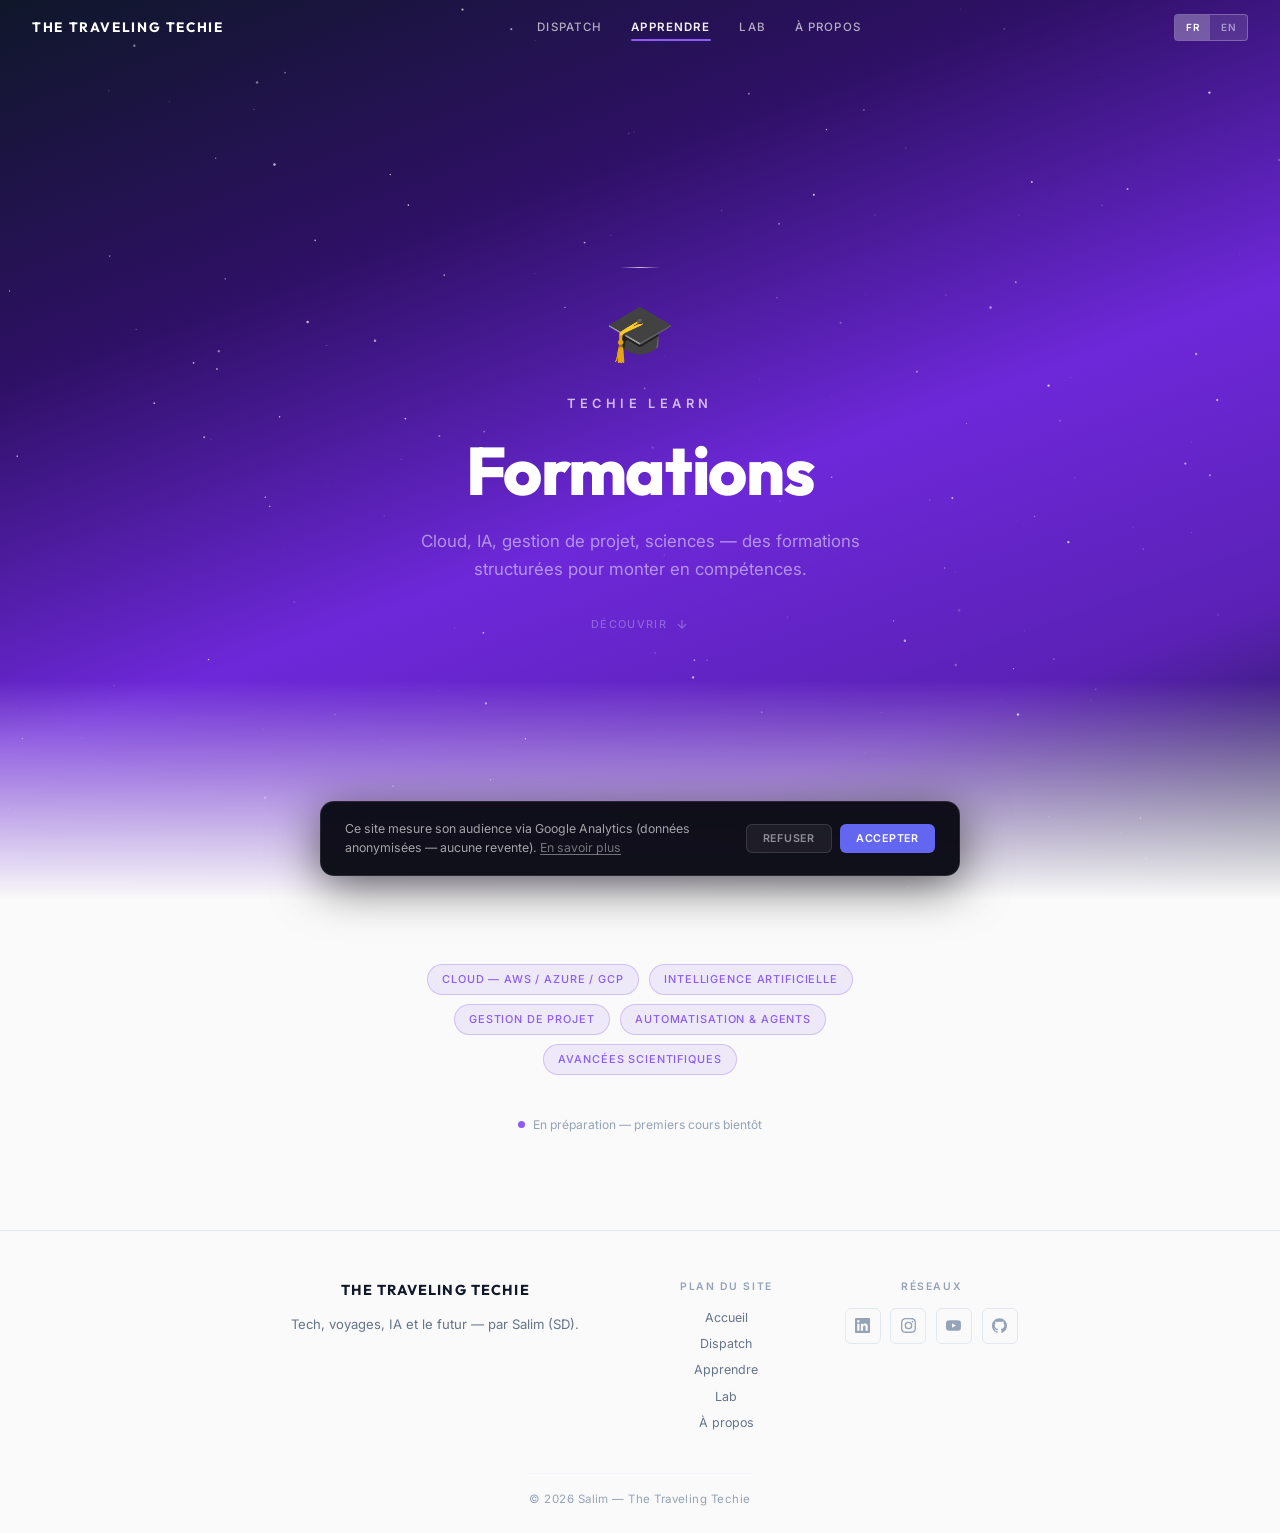
<file: learn/index.html>
﻿<!DOCTYPE html>
<html lang="fr">
<head>
    <meta charset="UTF-8">
    <meta name="viewport" content="width=device-width, initial-scale=1.0">
    <title>Techie Learn — The Traveling Techie</title>
    <meta name="description" content="Formations structurées sur le Cloud, l'IA, la gestion de projet et plus — par Salim (SD).">
    <meta name="author" content="Salim">
    <meta property="og:title" content="Techie Learn — The Traveling Techie">
    <meta property="og:type" content="website">
    <meta property="og:url" content="https://thetravellingtechie.github.io/learn/">
    <meta property="og:site_name" content="The Traveling Techie">
    <meta name="twitter:card" content="summary">
    <meta name="twitter:creator" content="@sd_thetravellingtechie">
    <link rel="canonical" href="https://thetravellingtechie.github.io/learn/">
    <meta name="robots" content="index, follow">
    <meta name="theme-color" content="#2e1065">
    <link rel="preconnect" href="https://fonts.googleapis.com">
    <link rel="preconnect" href="https://fonts.gstatic.com" crossorigin>
    <link href="https://fonts.googleapis.com/css2?family=Outfit:wght@400;500;600;700;800&family=Inter:wght@400;500;600;700&display=swap" rel="stylesheet">
    <style>
        :root {
            --bg:           #fafafa;
            --bg-card:      #ffffff;
            --text:         #0f172a;
            --text-secondary: #475569;
            --text-muted:   #94a3b8;
            --border:       #e2e8f0;
            --accent:       #6366f1;
            --learn:        #8b5cf6;
            --learn-soft:   rgba(139,92,246,0.1);
        }

        * { margin: 0; padding: 0; box-sizing: border-box; }
        html { scroll-behavior: smooth; }

        body {
            font-family: 'Inter', sans-serif;
            background: var(--bg);
            color: var(--text);
            line-height: 1.6;
        }

        /* ── NAV ── */
        nav {
            position: fixed;
            top: 0; left: 0; right: 0;
            padding: 1.1rem 2.5rem;
            display: flex;
            justify-content: space-between;
            align-items: center;
            z-index: 100;
            transition: all 0.3s ease;
        }

        nav.scrolled {
            background: rgba(250,250,250,0.92);
            border-bottom: 1px solid var(--border);
            backdrop-filter: blur(16px);
            -webkit-backdrop-filter: blur(16px);
        }

        .nav-logo {
            font-family: 'Outfit', sans-serif;
            font-weight: 700;
            font-size: 0.85rem;
            letter-spacing: 0.15em;
            text-transform: uppercase;
            color: #ffffff;
            text-decoration: none;
            transition: color 0.3s;
        }

        nav.scrolled .nav-logo { color: var(--text); }

        .nav-center {
            display: flex;
            gap: 2rem;
            font-size: 0.8rem;
            letter-spacing: 0.1em;
            text-transform: uppercase;
        }

        .nav-center a {
            color: rgba(255,255,255,0.65);
            text-decoration: none;
            transition: color 0.2s;
            font-family: 'Inter', sans-serif;
            font-weight: 500;
        }

        nav.scrolled .nav-center a { color: var(--text-secondary); }
        .nav-center a:hover { color: #ffffff; }
        nav.scrolled .nav-center a:hover { color: var(--text); }
        .nav-center a.active { color: #ffffff; font-weight: 600; }
        nav.scrolled .nav-center a.active { color: var(--learn); }

        .lang-toggle {
            display: flex;
            align-items: center;
            background: rgba(255,255,255,0.1);
            border: 1px solid rgba(255,255,255,0.25);
            border-radius: 4px;
            overflow: hidden;
            cursor: pointer;
            transition: all 0.3s;
        }

        nav.scrolled .lang-toggle {
            background: var(--bg-card);
            border-color: var(--border);
        }

        .lang-toggle span {
            padding: 0.3rem 0.7rem;
            font-size: 0.65rem;
            font-weight: 600;
            letter-spacing: 0.1em;
            text-transform: uppercase;
            color: rgba(255,255,255,0.6);
            transition: all 0.2s;
            user-select: none;
        }

        nav.scrolled .lang-toggle span { color: var(--text-muted); }

        .lang-toggle span.active {
            background: rgba(139,92,246,0.85);
            color: #ffffff;
        }

        nav.scrolled .lang-toggle span.active { background: var(--learn); }

        /* ── HERO ── */
        .hero {
            position: relative;
            min-height: 100vh;
            display: flex; align-items: center; justify-content: center;
            overflow: hidden; text-align: center;
            background: linear-gradient(160deg, #0f172a 0%, #2e1065 28%, #6d28d9 55%, #5b21b6 78%, #0f172a 100%);
        }

        .hero::after {
            content: ''; position: absolute; bottom: 0; left: 0; right: 0; height: 220px;
            background: linear-gradient(to bottom, transparent, var(--bg)); z-index: 1;
        }

        #starCanvas {
            position: absolute; inset: 0; width: 100%; height: 100%;
            pointer-events: none; z-index: 0;
        }

        .hero-inner {
            position: relative; z-index: 2;
            display: flex; flex-direction: column; align-items: center;
            gap: 1.25rem; padding: 0 2rem;
        }

        .hero-line {
            width: 40px; height: 1px;
            background: linear-gradient(90deg, transparent, rgba(233,213,255,0.85), transparent);
            animation: revealFade 0.6s ease both 0.2s;
        }

        .hero-icon {
            font-size: 3.5rem;
            animation: revealFade 0.8s ease both 0.15s;
            margin-bottom: -0.25rem;
        }

        .hero-tag {
            font-size: 0.8rem;
            letter-spacing: 0.35em;
            text-transform: uppercase;
            color: rgba(233,213,255,0.85);
            font-weight: 600;
            font-family: 'Inter', sans-serif;
            animation: revealFade 0.8s ease both 0.25s;
        }

        .hero-inner h1 {
            font-family: 'Outfit', sans-serif;
            font-weight: 800;
            font-size: clamp(2.4rem, 6vw, 4.2rem);
            color: #ffffff; line-height: 1.1; letter-spacing: -0.02em;
            animation: revealUp 1s cubic-bezier(0.16,1,0.3,1) both 0.35s;
        }

        .hero-tagline {
            font-family: 'Inter', sans-serif;
            font-size: clamp(0.9rem, 2vw, 1.05rem);
            color: rgba(255,255,255,0.5);
            max-width: 500px;
            line-height: 1.65;
            animation: revealUp 0.9s cubic-bezier(0.16,1,0.3,1) both 0.5s;
        }

        .hero-scroll {
            display: flex; align-items: center; gap: 0.5rem;
            font-family: 'Inter', sans-serif;
            font-size: 0.68rem; font-weight: 500;
            letter-spacing: 0.12em; text-transform: uppercase;
            color: rgba(255,255,255,0.28);
            animation: revealFade 0.8s ease both 0.8s;
            margin-top: 0.75rem;
        }

        .hero-scroll svg {
            width: 14px; height: 14px; stroke: currentColor; fill: none; stroke-width: 2;
            animation: bounce 2s ease-in-out infinite 1.5s;
        }

        @keyframes bounce {
            0%, 100% { transform: translateY(0); }
            50% { transform: translateY(5px); }
        }

        @keyframes revealUp {
            from { opacity: 0; transform: translateY(22px); }
            to   { opacity: 1; transform: translateY(0); }
        }

        @keyframes revealFade { from { opacity: 0; } to { opacity: 1; } }

        /* ── CONTENT SECTION ── */
        .content {
            max-width: 700px;
            margin: 0 auto;
            padding: 4rem 2rem 6rem;
            text-align: center;
        }

        .topics {
            display: flex;
            gap: 0.6rem;
            flex-wrap: wrap;
            justify-content: center;
            margin-bottom: 2.5rem;
            max-width: 560px;
            margin-left: auto;
            margin-right: auto;
        }

        .topic {
            font-size: 0.68rem;
            font-weight: 500;
            letter-spacing: 0.08em;
            text-transform: uppercase;
            padding: 0.35rem 0.9rem;
            border: 1px solid rgba(139,92,246,0.3);
            color: var(--learn);
            border-radius: 20px;
            background: var(--learn-soft);
        }

        .status {
            font-size: 0.75rem;
            color: var(--text-muted);
            display: flex;
            align-items: center;
            justify-content: center;
            gap: 0.5rem;
        }

        .dot {
            width: 7px; height: 7px;
            border-radius: 50%;
            background: var(--learn);
            animation: pulse 2s ease-in-out infinite;
        }

        @keyframes pulse {
            0%, 100% { opacity: 1; transform: scale(1); }
            50% { opacity: 0.4; transform: scale(0.8); }
        }

        /* ── FOOTER ── */
        footer {
            border-top: 1px solid var(--border);
            padding: 2rem;
            text-align: center;
            display: flex;
            flex-direction: column;
            align-items: center;
            gap: 1rem;
        }

        .footer-icons { display: flex; gap: 0.6rem; }

        .footer-icon {
            display: flex;
            align-items: center;
            justify-content: center;
            width: 36px; height: 36px;
            border: 1px solid var(--border);
            border-radius: 6px;
            color: var(--text-muted);
            text-decoration: none;
            transition: all 0.2s;
            background: var(--bg-card);
        }

        .footer-icon:hover {
            border-color: var(--learn);
            color: var(--learn);
            transform: translateY(-2px);
        }

        .footer-icon svg { width: 15px; height: 15px; fill: currentColor; }

        .footer-copy { font-size: 0.72rem; color: var(--text-muted); }
        .footer-copy a { color: var(--text-muted); text-decoration: none; transition: color 0.2s; }
        .footer-copy a:hover { color: var(--accent); }

        @media (max-width: 680px) { .nav-center { display: none; } nav { padding: 1rem 1.25rem; } }
    
        /* Cookie consent banner */
        #cookieBanner {
            position: fixed;
            bottom: 1.5rem; left: 50%; transform: translateX(-50%);
            width: min(640px, calc(100vw - 2rem));
            background: rgba(10, 10, 20, 0.97);
            border: 1px solid rgba(255,255,255,0.10);
            border-radius: 14px;
            padding: 1.1rem 1.5rem;
            display: flex; align-items: center;
            justify-content: space-between;
            gap: 1.25rem;
            z-index: 9999;
            backdrop-filter: blur(22px);
            -webkit-backdrop-filter: blur(22px);
            box-shadow: 0 10px 48px rgba(0,0,0,0.6);
            font-family: 'Inter', sans-serif;
            transition: opacity 0.35s ease, transform 0.35s ease;
        }
        #cookieBanner.hidden {
            opacity: 0;
            transform: translateX(-50%) translateY(16px);
            pointer-events: none;
        }
        #cookieBanner p {
            font-size: 0.77rem; color: rgba(255,255,255,0.62);
            margin: 0; line-height: 1.55; flex: 1;
        }
        #cookieBanner p a {
            color: rgba(255,255,255,0.42);
            text-decoration: underline; text-underline-offset: 2px;
        }
        .cookie-actions { display: flex; gap: 0.5rem; flex-shrink: 0; }
        .cookie-btn {
            padding: 0.42rem 1rem; border-radius: 6px; cursor: pointer;
            font-size: 0.67rem; font-weight: 600; letter-spacing: 0.07em;
            text-transform: uppercase; border: none;
            font-family: 'Inter', sans-serif;
            transition: opacity 0.18s, transform 0.15s;
            white-space: nowrap;
        }
        .cookie-btn:hover { opacity: 0.78; transform: translateY(-1px); }
        .cookie-btn-accept { background: #6366f1; color: #fff; }
        .cookie-btn-decline {
            background: rgba(255,255,255,0.06);
            color: rgba(255,255,255,0.50);
            border: 1px solid rgba(255,255,255,0.12);
        }
        @media (max-width: 540px) {
            #cookieBanner { flex-direction: column; align-items: flex-start; gap: 0.85rem; }
            .cookie-actions { width: 100%; justify-content: flex-end; }
        }
    
        /* Hamburger Menu */
        .nav-hamburger {
            display: none;
            background: none;
            border: none;
            cursor: pointer;
            padding: 0.5rem;
            z-index: 1001;
            position: relative;
        }

        .nav-hamburger span {
            display: block;
            width: 24px;
            height: 2px;
            background: var(--text);
            margin: 5px 0;
            transition: 0.3s;
        }

        nav:not(.scrolled) .nav-hamburger span {
            background: #fff;
        }

        .nav-hamburger.active span:nth-child(1) {
            transform: rotate(-45deg) translate(-5px, 5px);
        }

        .nav-hamburger.active span:nth-child(2) {
            opacity: 0;
        }

        .nav-hamburger.active span:nth-child(3) {
            transform: rotate(45deg) translate(-5px, -5px);
        }

        .nav-mobile-overlay {
            position: fixed;
            top: 0; left: 0; right: 0; bottom: 0;
            background: var(--bg);
            z-index: 1000;
            display: flex;
            flex-direction: column;
            align-items: center;
            justify-content: center;
            gap: 2rem;
            opacity: 0;
            visibility: hidden;
            transition: 0.3s;
        }

        .nav-mobile-overlay.active {
            opacity: 1;
            visibility: visible;
        }

        .nav-mobile-overlay a {
            font-size: 1.5rem;
            font-weight: 600;
            text-transform: uppercase;
            letter-spacing: 0.1em;
            color: var(--text);
            text-decoration: none;
            font-family: 'Outfit', sans-serif;
        }

        @media (max-width: 768px) {
            .nav-hamburger {
                display: block;
            }
            .nav-center {
                display: none;
            }
        }
    
        
        /* â”€â”€ MODERN FOOTER â”€â”€ */
        .footer-modern {
            border-top: 1px solid var(--border);
            padding: 4rem 2rem 1.5rem 2rem;
            margin-top: 4rem;
            background: linear-gradient(to bottom, transparent, rgba(0, 0, 0, 0.2));
            color: var(--text);
        }

        .footer-content {
            max-width: 1080px;
            margin: 0 auto;
            display: grid;
            grid-template-columns: 2fr 1fr 1fr;
            gap: 3rem;
        }

        .footer-col h3 {
            font-family: 'Outfit', sans-serif;
            font-size: 1.4rem;
            font-weight: 700;
            margin-bottom: 1rem;
            color: var(--text);
            letter-spacing: -0.02em;
        }

        .footer-col h4 {
            font-family: 'Outfit', sans-serif;
            font-size: 0.9rem;
            font-weight: 600;
            text-transform: uppercase;
            letter-spacing: 0.1em;
            color: var(--text);
            margin-bottom: 1.2rem;
            opacity: 0.9;
        }

        .footer-col p {
            color: var(--text-muted);
            font-size: 0.95rem;
            line-height: 1.6;
            max-width: 300px;
        }

        .footer-sitemap {
            display: flex;
            flex-direction: column;
            gap: 0.8rem;
        }

        .footer-sitemap a {
            color: var(--text-muted);
            text-decoration: none;
            font-size: 0.95rem;
            transition: color 0.2s, transform 0.2s;
            width: fit-content;
        }

        .footer-sitemap a:hover {
            color: var(--accent);
            transform: translateX(3px);
        }

        .footer-icons {
            display: flex;
            gap: 0.8rem;
            flex-wrap: wrap;
        }

        .footer-icon {
            display: flex;
            align-items: center;
            justify-content: center;
            width: 40px;
            height: 40px;
            border: 1px solid var(--border);
            border-radius: 8px;
            color: var(--text-muted);
            text-decoration: none;
            transition: all 0.3s ease;
            background: rgba(255, 255, 255, 0.02);
        }

        /* DYNAMIC ADAPTATION: Use the page's accent variable (dispatch, lab, or accent) */
        .footer-icon:hover {
            border-color: var(--accent, var(--dispatch, var(--lab, var(--learn, #6366f1))));
            color: var(--accent, var(--dispatch, var(--lab, var(--learn, #6366f1))));
            background: rgba(255, 255, 255, 0.05);
            transform: translateY(-2px);
            box-shadow: 0 4px 12px rgba(0,0,0,0.2);
        }

        .footer-icon svg {
            width: 18px;
            height: 18px;
            fill: currentColor;
        }

        .footer-bottom {
            max-width: 1080px;
            margin: 3rem auto 0 auto;
            padding-top: 1.5rem;
            border-top: 1px solid rgba(255, 255, 255, 0.06);
            display: flex;
            justify-content: space-between;
            align-items: center;
            font-size: 0.85rem;
            color: var(--text-muted);
        }

        @media (max-width: 768px) {
            .footer-content {
                grid-template-columns: 1fr;
                gap: 2.5rem;
                text-align: center;
            }
            .footer-col p {
                margin: 0 auto;
            }
            .footer-sitemap {
                align-items: center;
            }
            .footer-icons {
                justify-content: center;
            }
            .footer-bottom {
                flex-direction: column;
                gap: 1rem;
                text-align: center;
            }
        }
    </style>

    <!-- ═══════════════════════════════════════════════════════
         ANALYTICS — remplacer G-M8CD1PMVMS et CLARITY_PROJECT_ID
         avant publication (voir _templates/TEMPLATES.md)
         ═══════════════════════════════════════════════════════ -->

    <!-- Dynamic Dominant Colors Override -->
    <style>
        .footer-icon:hover { border-color: var(--learn) !important; color: var(--learn) !important; }
        .footer-sitemap a:hover { color: var(--learn) !important; text-decoration: underline; }
        .footer-bottom a:hover { color: var(--learn) !important; }
        
                /* Footer Alignment Overrides */
        .footer-modern { text-align: left !important; }
        .footer-content { text-align: left !important; }
        .footer-col h3, .footer-col h4, .footer-col p { text-align: left !important; margin-left: 0 !important; margin-right: auto !important; }
        .footer-sitemap { align-items: flex-start !important; }
        .footer-icons { justify-content: flex-start !important; }
        
        @media (max-width: 768px) {
            .footer-modern { text-align: center !important; }
            .footer-col h3, .footer-col h4, .footer-col p { text-align: left !important; margin-left: 0 !important; margin-right: auto !important; }
            .footer-sitemap { align-items: flex-start !important; }
            .footer-icons { justify-content: flex-start !important; }
            .footer-bottom { align-items: center !important; flex-direction: column; gap: 1rem; text-align: center !important; }
        }

        /* Language Toggle - active state */
        nav.scrolled .lang-toggle span.active { background: var(--learn) !important; color: #fff !important; }
        .lang-toggle span.active { background: var(--learn) !important; color: #fff !important; border-color: var(--learn) !important; }
        
        /* Language Toggle - text hover */
        .lang-toggle span:hover { color: var(--learn) !important; }
        .nav-lang button.active { color: var(--learn) !important; font-weight: 600 !important; }
        .nav-lang button:hover { color: var(--learn) !important; }
    </style>
    <link rel="stylesheet" href="/shared/components.css">
</head>
<body>
    <div id="ttt-nav" data-section="learn"></div>
    <!-- Cookie consent (RGPD / GDPR) -->
    <div id="cookieBanner" class="hidden" role="dialog" aria-live="polite" aria-label="Consentement cookies">
      <p>Ce site mesure son audience via Google Analytics (donn&#233;es anonymis&#233;es &mdash; aucune revente). <a href="/about/" target="_blank" rel="noopener">En savoir plus</a></p>
      <div class="cookie-actions">
        <button class="cookie-btn cookie-btn-decline" id="cookieDecline">Refuser</button>
        <button class="cookie-btn cookie-btn-accept" id="cookieAccept">Accepter</button>
      </div>
    </div>

    <section class="hero">
        <canvas id="starCanvas" aria-hidden="true"></canvas>
        <div class="hero-inner">
            <div class="hero-line" aria-hidden="true"></div>
            <div class="hero-icon" aria-hidden="true">🎓</div>
            <div class="hero-tag">Techie Learn</div>
            <h1 data-fr="Formations" data-en="Courses">Formations</h1>
            <p class="hero-tagline" data-fr="Cloud, IA, gestion de projet, sciences — des formations structurées pour monter en compétences." data-en="Cloud, AI, project management, sciences — structured courses to level up your skills.">
                Cloud, IA, gestion de projet, sciences — des formations structurées pour monter en compétences.
            </p>
            <div class="hero-scroll" aria-hidden="true">
                <span data-fr="Découvrir" data-en="Discover">Découvrir</span>
                <svg viewBox="0 0 24 24"><path d="M12 5v14M5 12l7 7 7-7"/></svg>
            </div>
        </div>
    </section>

    <section class="content">
        <div class="topics">
            <span class="topic" data-fr="Cloud — AWS / Azure / GCP" data-en="Cloud — AWS / Azure / GCP">Cloud — AWS / Azure / GCP</span>
            <span class="topic" data-fr="Intelligence Artificielle" data-en="Artificial Intelligence">Intelligence Artificielle</span>
            <span class="topic" data-fr="Gestion de Projet" data-en="Project Management">Gestion de Projet</span>
            <span class="topic" data-fr="Automatisation &amp; Agents" data-en="Automation &amp; Agents">Automatisation &amp; Agents</span>
            <span class="topic" data-fr="Avancées Scientifiques" data-en="Scientific Advances">Avancées Scientifiques</span>
        </div>
        <div class="status">
            <span class="dot"></span>
            <span data-fr="En préparation — premiers cours bientôt" data-en="In preparation — first courses coming soon">En préparation — premiers cours bientôt</span>
        </div>
    </section>

    <div id="ttt-footer"></div>

    <script>
        // ── Star canvas
        (function () {
            const canvas = document.getElementById('starCanvas');
            const ctx = canvas.getContext('2d');
            let stars = [];
            function resize() {
                canvas.width  = canvas.offsetWidth;
                canvas.height = canvas.offsetHeight;
            }
            function init(n) {
                stars = Array.from({ length: n }, () => ({
                    x: Math.random() * canvas.width,
                    y: Math.random() * canvas.height,
                    r: Math.random() * 1.1 + 0.2,
                    phase: Math.random() * Math.PI * 2,
                    speed: Math.random() * 0.013 + 0.004
                }));
            }
            function draw() {
                ctx.clearRect(0, 0, canvas.width, canvas.height);
                stars.forEach(s => {
                    s.phase += s.speed;
                    const a = ((Math.sin(s.phase) + 1) / 2) * 0.65 + 0.08;
                    ctx.beginPath();
                    ctx.arc(s.x, s.y, s.r, 0, Math.PI * 2);
                    ctx.fillStyle = `rgba(255,255,255,${a.toFixed(2)})`;
                    ctx.fill();
                });
                requestAnimationFrame(draw);
            }
            new ResizeObserver(() => { resize(); init(180); }).observe(canvas.parentElement);
            resize(); init(180); requestAnimationFrame(draw);
        })();

        // Nav scroll + lang toggle now handled by /shared/nav.js
    </script>

    <!-- Analytics consent manager (Approach A / RGPD) -->
    <script>
      (function () {
        var ID  = 'G-M8CD1PMVMS';
        var KEY = 'ttt-analytics-consent';
        var banner = document.getElementById('cookieBanner');

        function loadGA4() {
          if (window._ga4loaded) return;
          window._ga4loaded = true;
          var s = document.createElement('script');
          s.async = true;
          s.src = 'https://www.googletagmanager.com/gtag/js?id=' + ID;
          document.head.appendChild(s);
          window.dataLayer = window.dataLayer || [];
          function gtag() { dataLayer.push(arguments); }
          window.gtag = gtag;
          gtag('js', new Date());
          gtag('config', ID, { anonymize_ip: true, cookie_flags: 'SameSite=None;Secure' });
        }

        function hideBanner() {
          if (!banner) return;
          banner.classList.add('hidden');
          setTimeout(function () { if (banner) banner.style.display = 'none'; }, 380);
        }

        var c = localStorage.getItem(KEY);
        if (c === 'granted') {
          loadGA4();
          if (banner) banner.style.display = 'none';
        } else if (c === 'denied') {
          if (banner) banner.style.display = 'none';
        } else {
          setTimeout(function () { if (banner) banner.classList.remove('hidden'); }, 900);
        }

        var btnA = document.getElementById('cookieAccept');
        var btnD = document.getElementById('cookieDecline');
        if (btnA) btnA.addEventListener('click', function () {
          localStorage.setItem(KEY, 'granted'); loadGA4(); hideBanner();
        });
        if (btnD) btnD.addEventListener('click', function () {
          localStorage.setItem(KEY, 'denied'); hideBanner();
        });
      })();
    </script>
    <script src="/shared/nav.js"></script>
    <script src="/shared/footer.js"></script>
    </body>
</html>
</file>
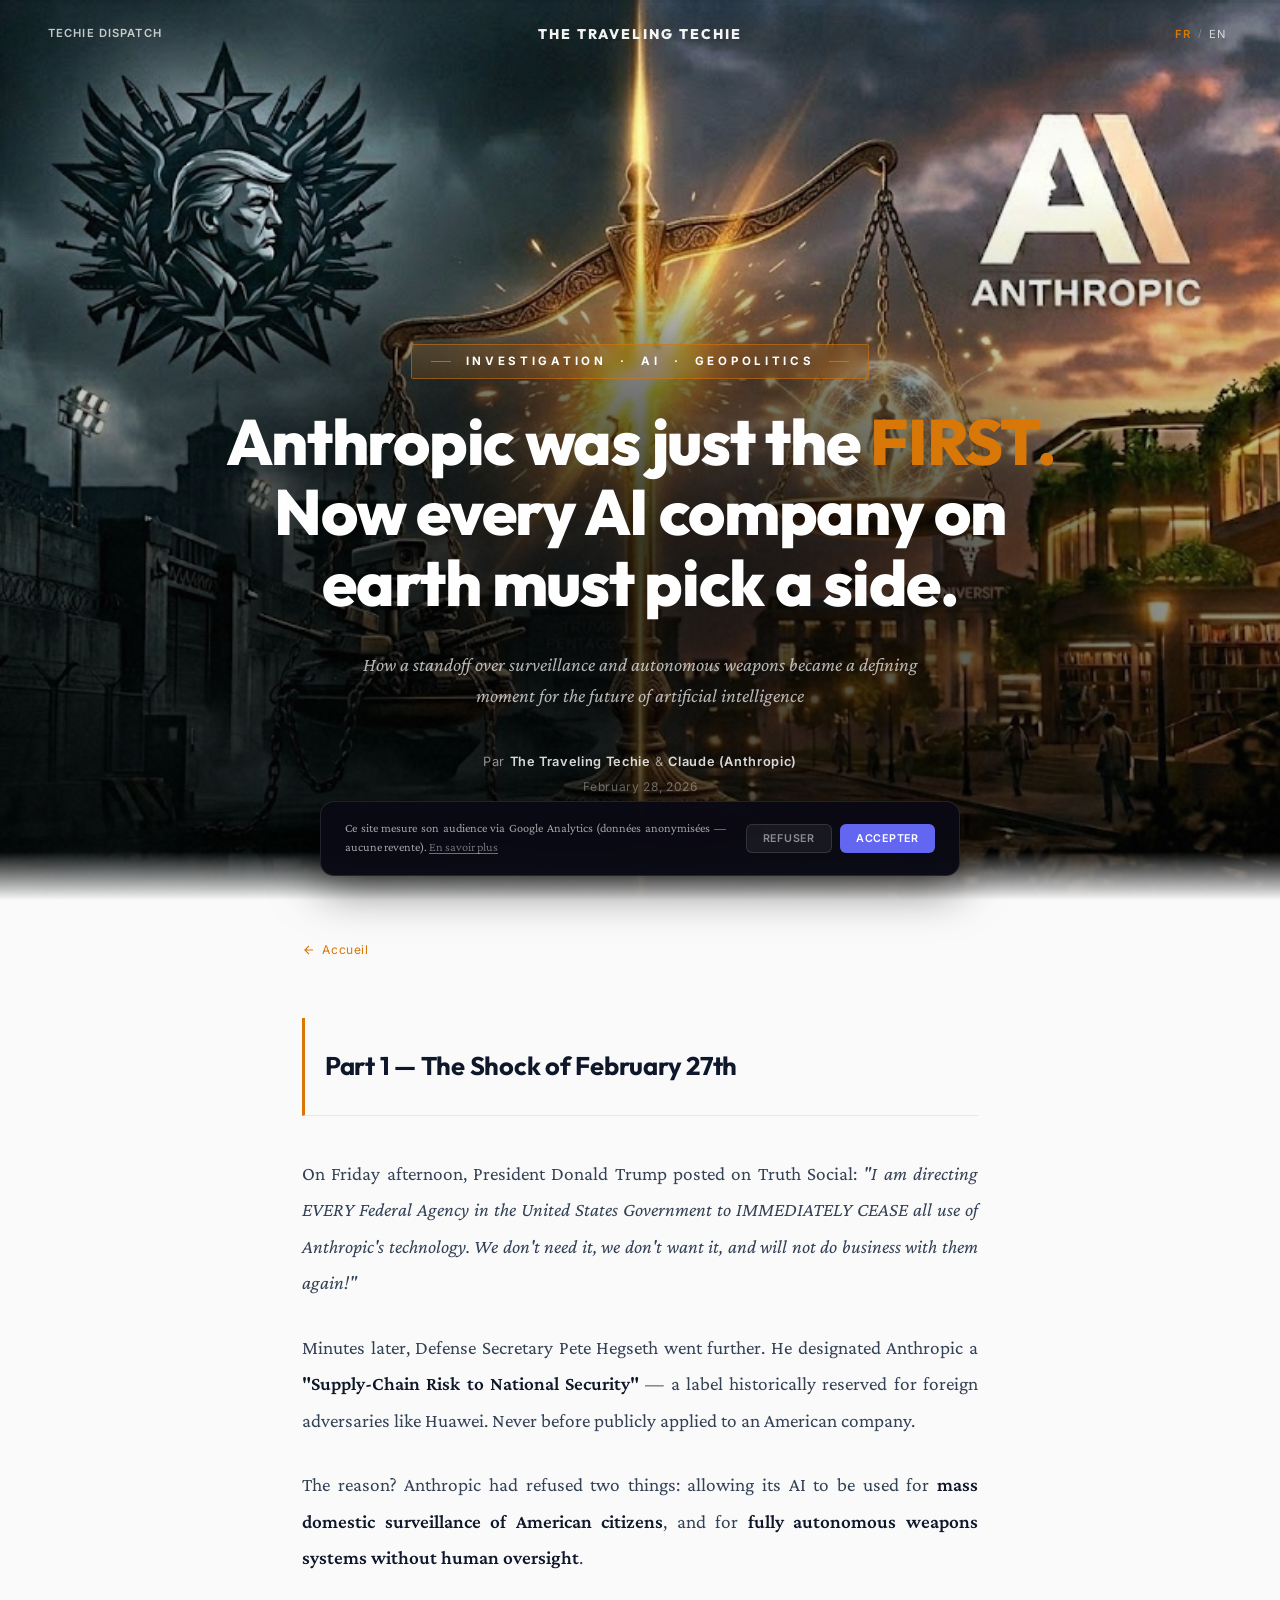
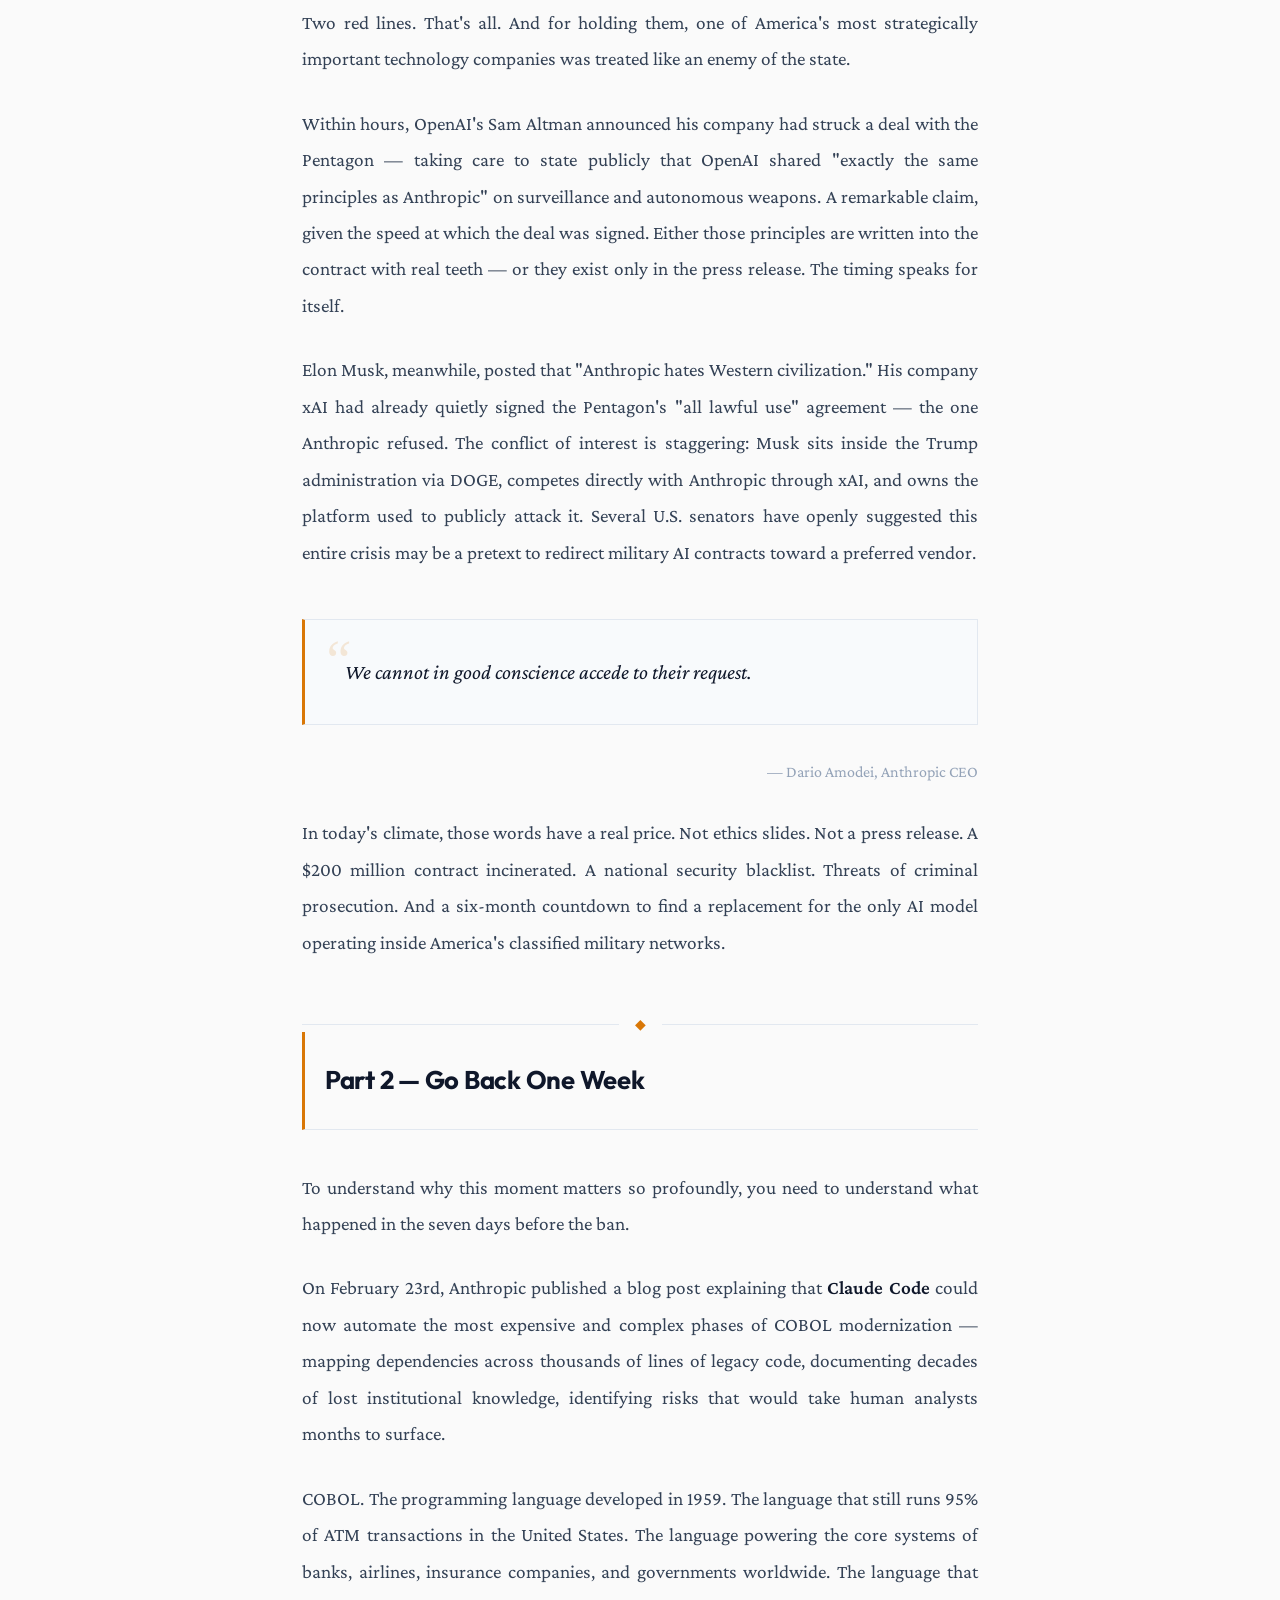
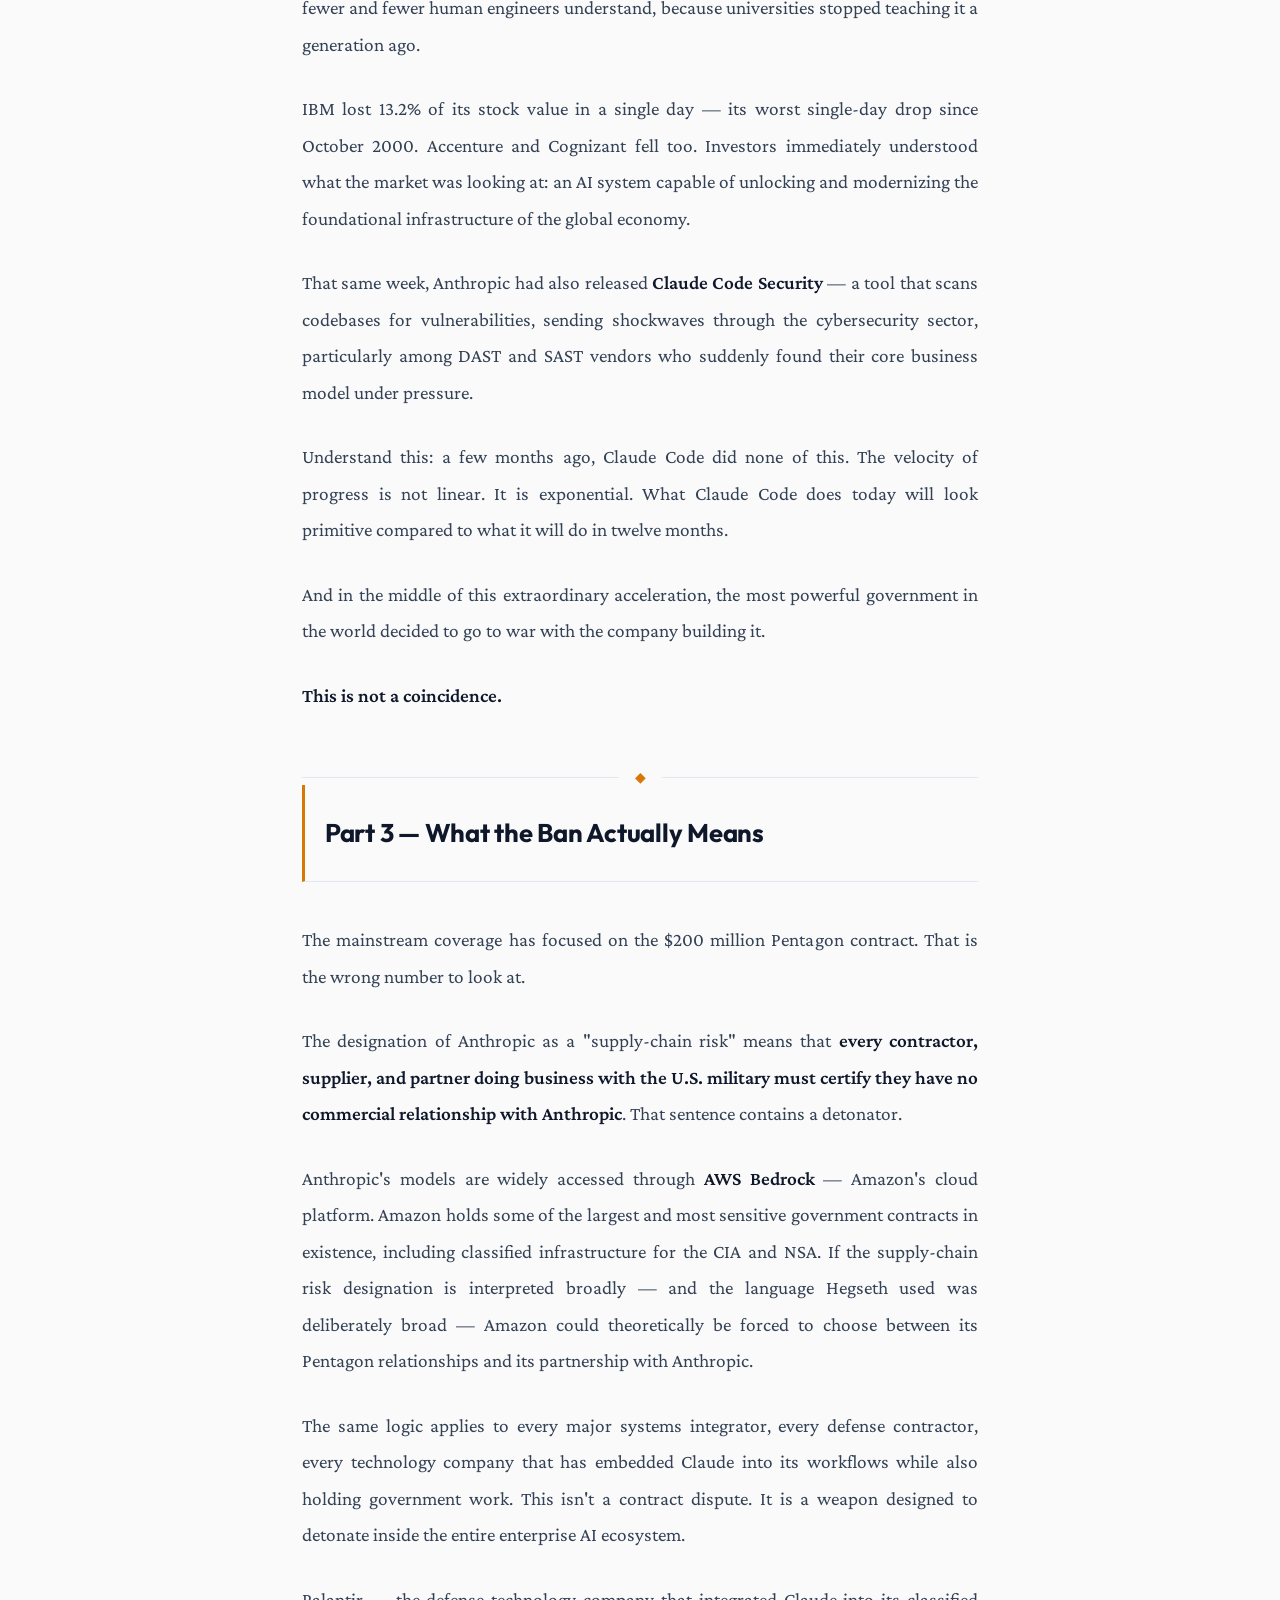
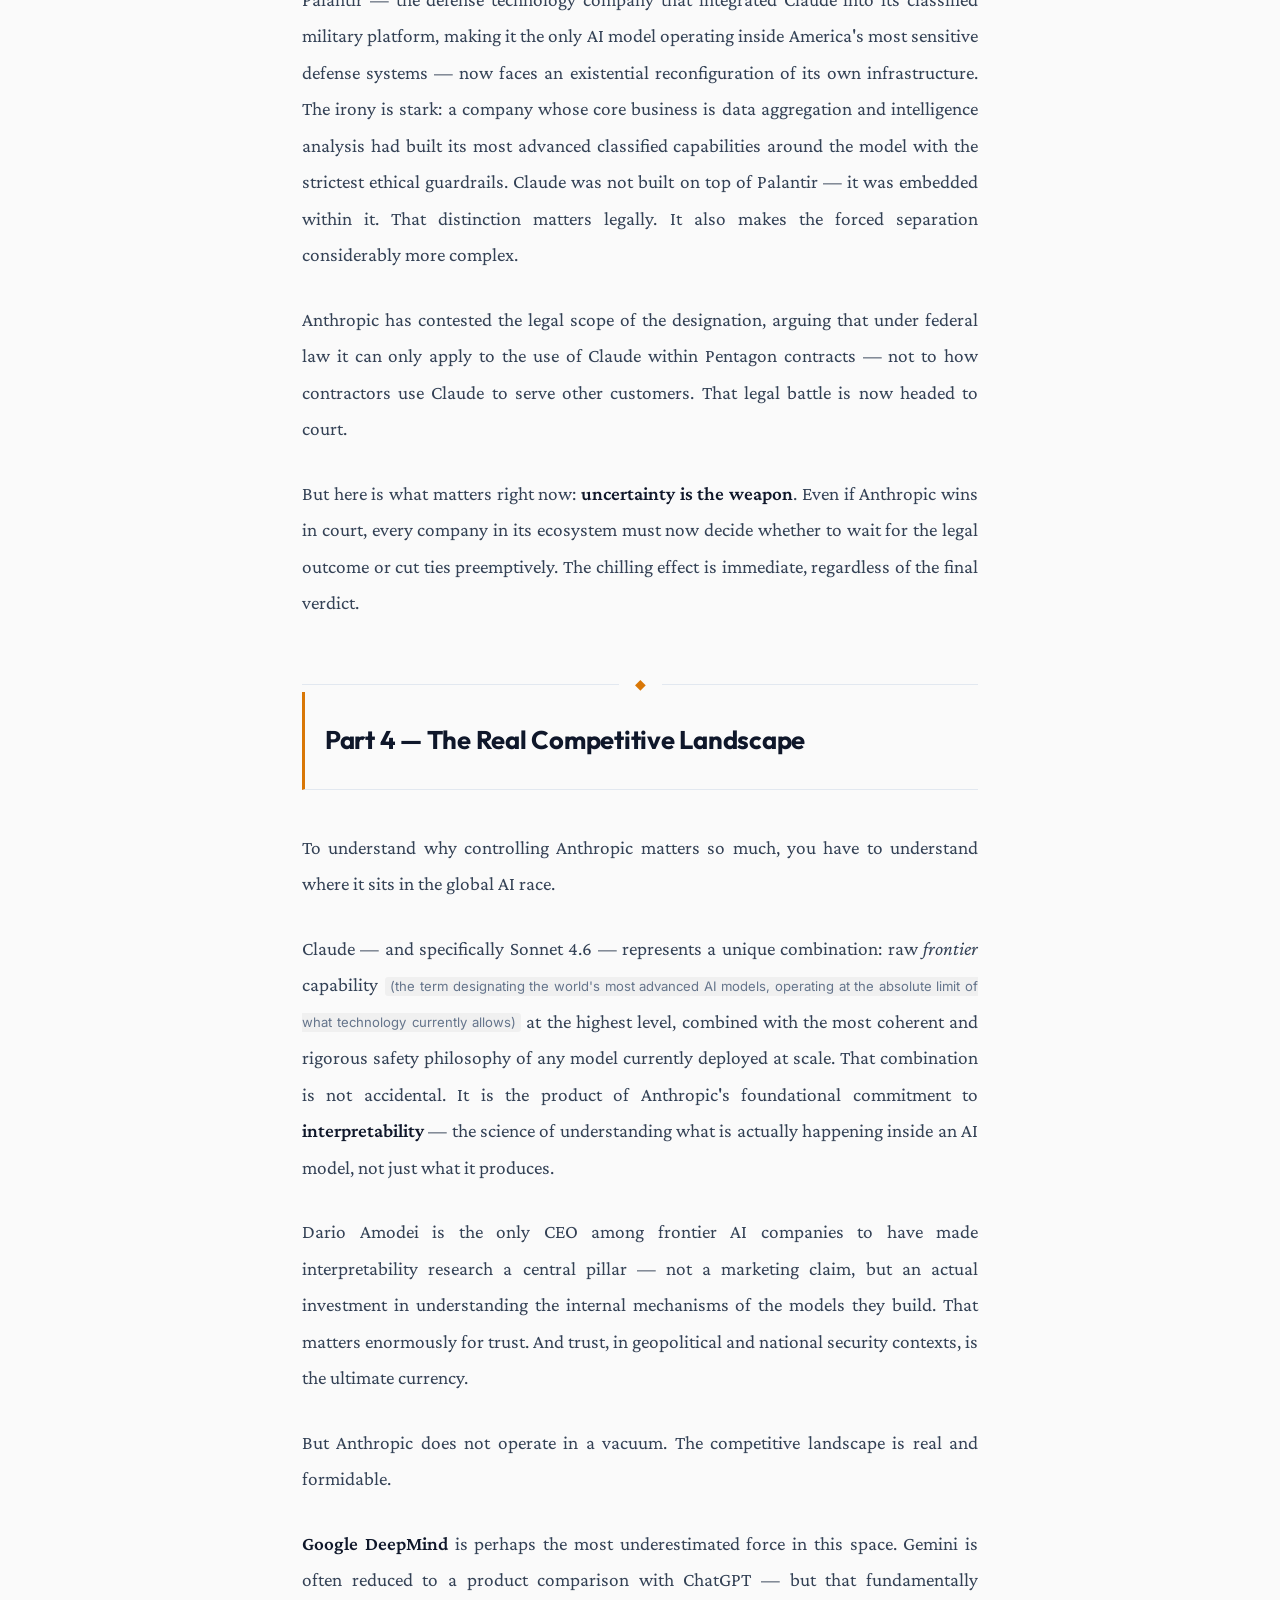
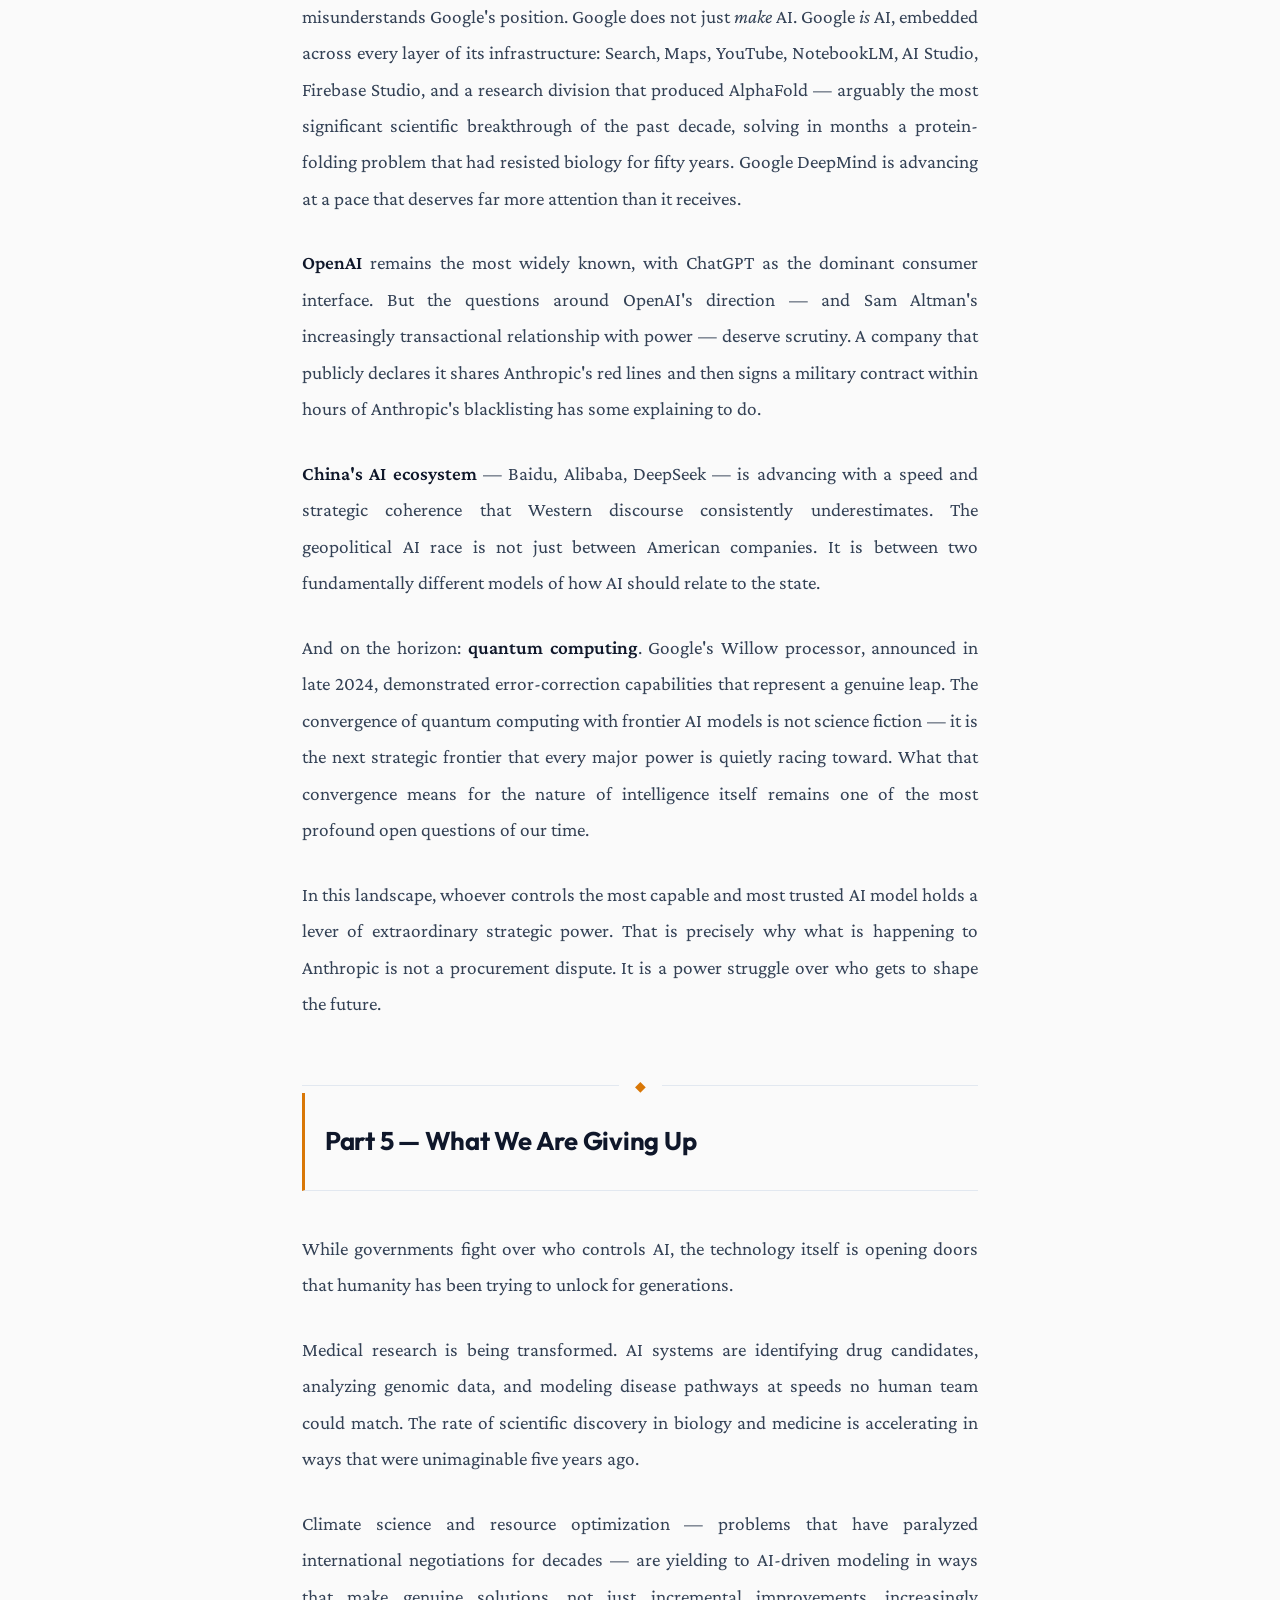
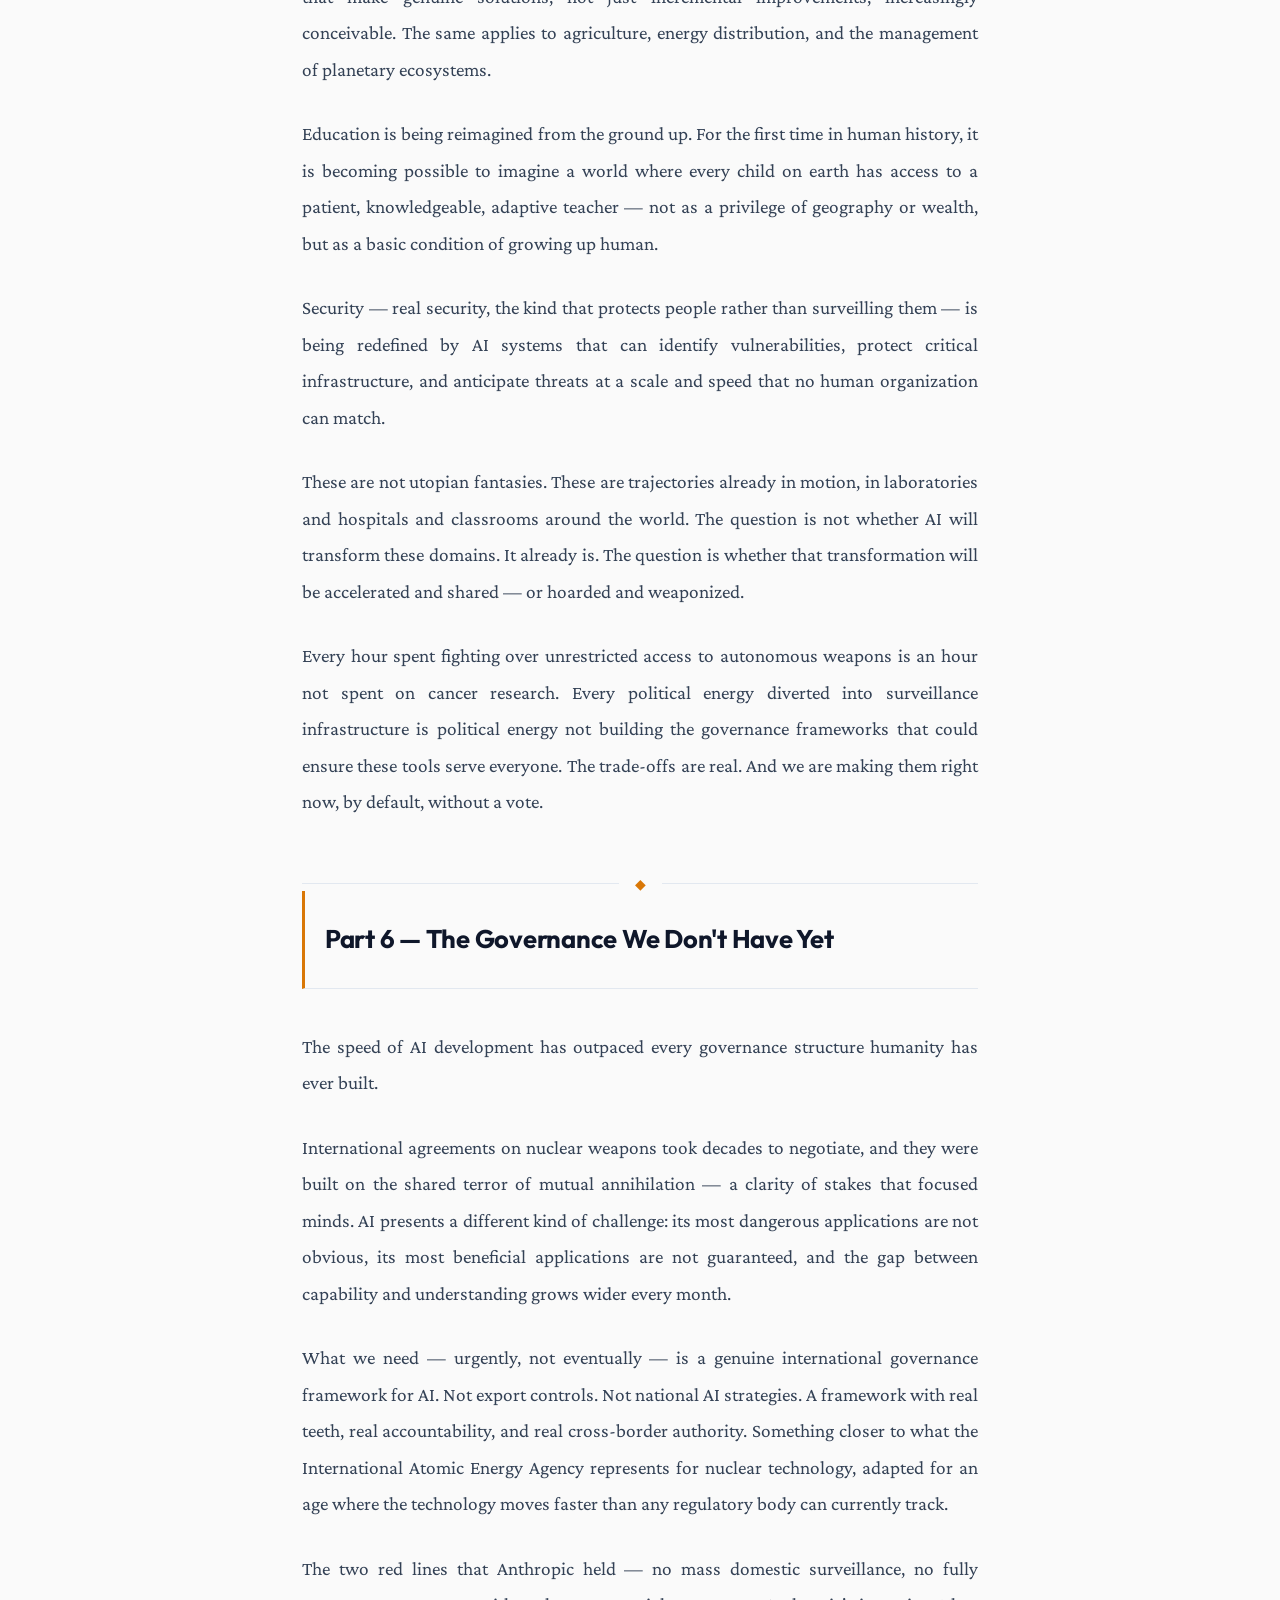
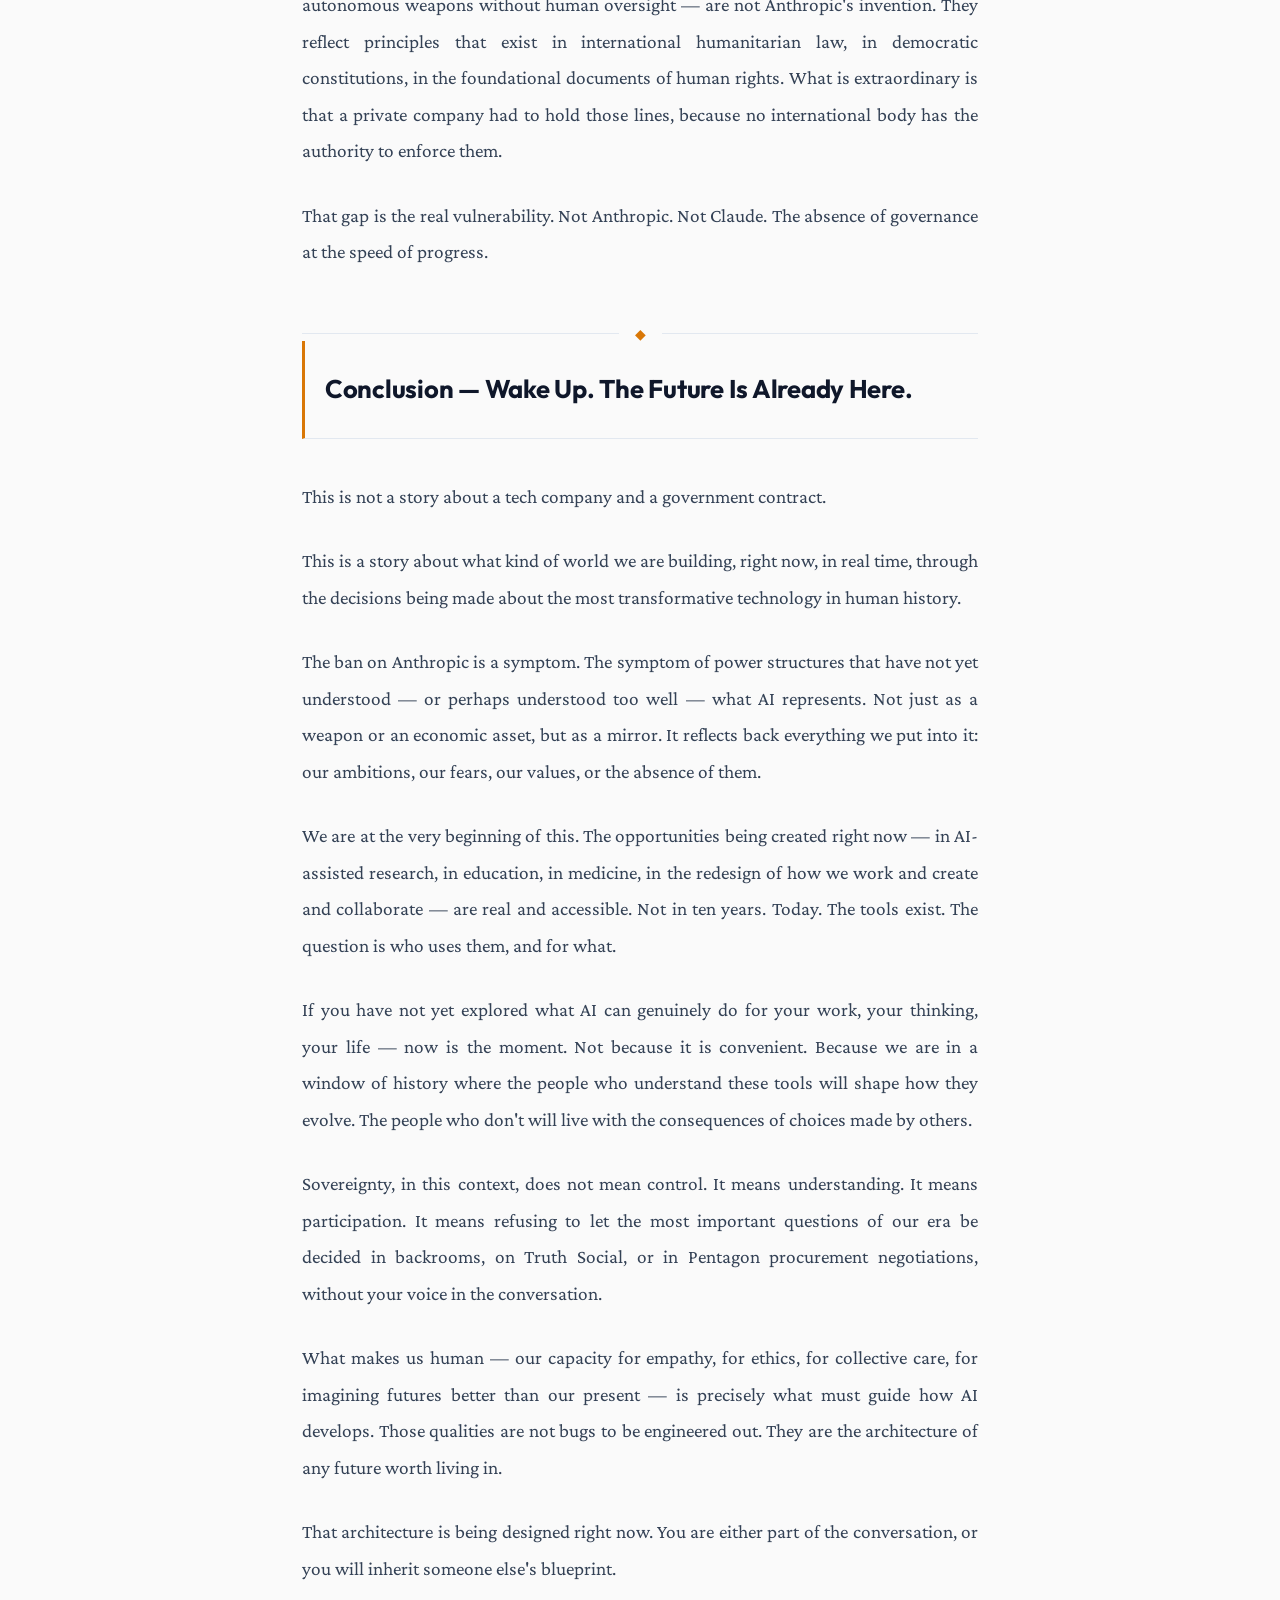
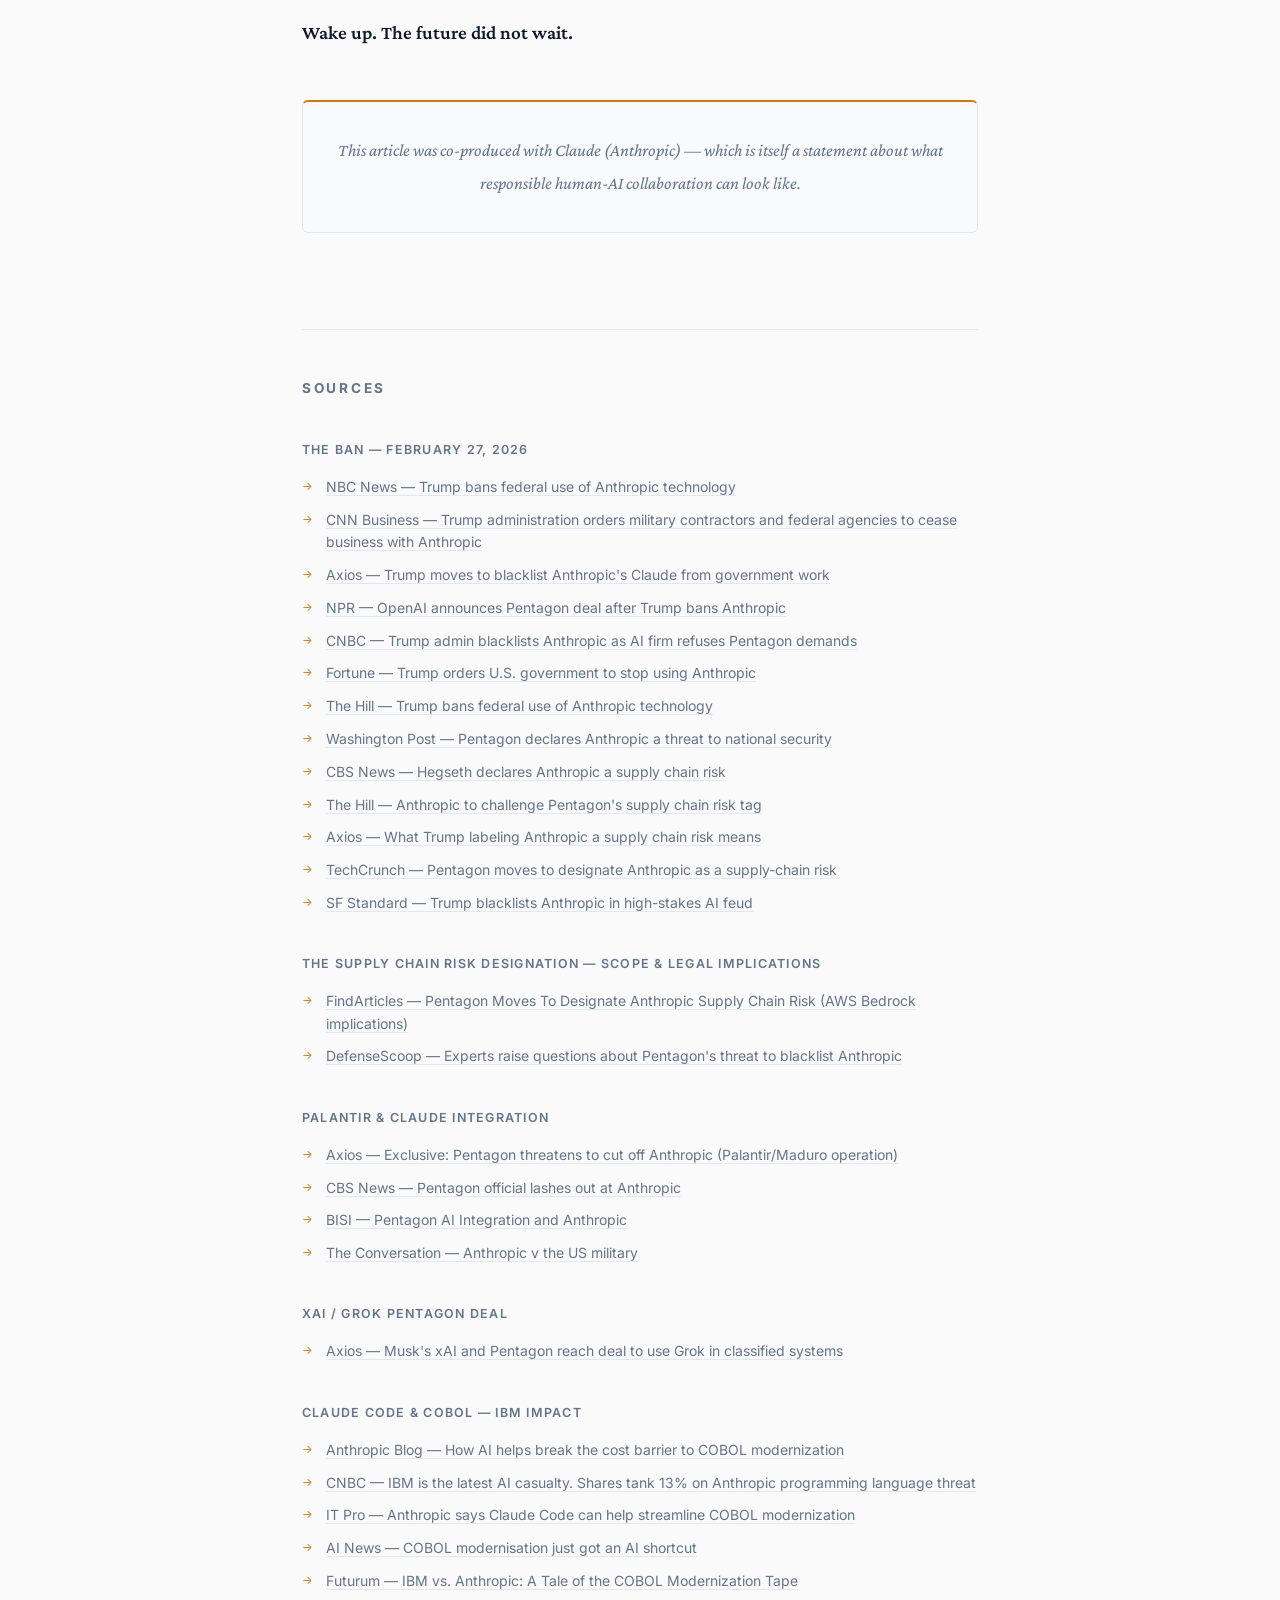
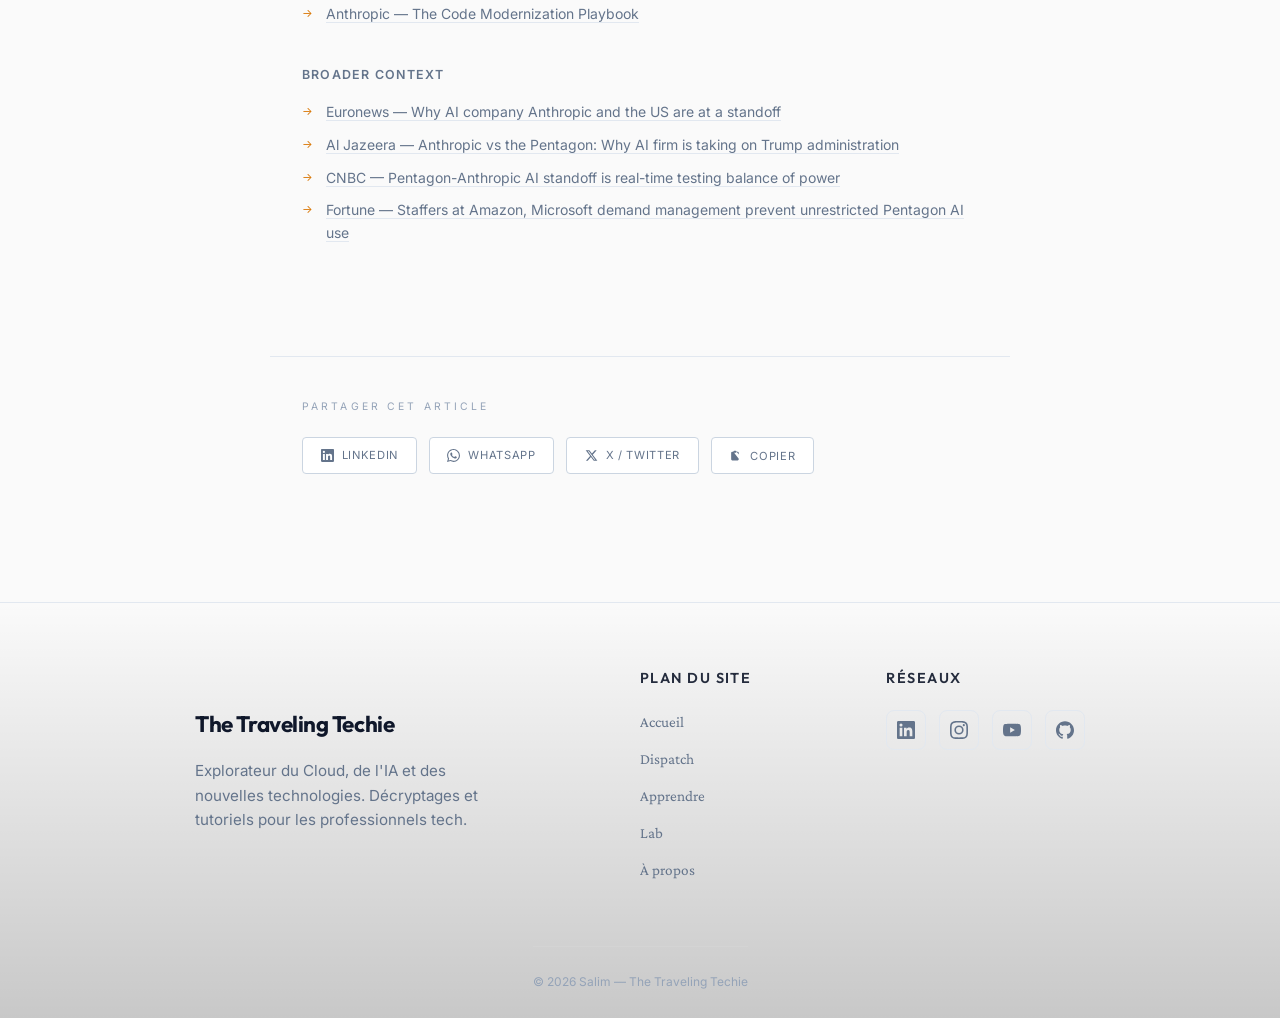
<file: dispatch/trump-anthropic-ai-future/index.html>
﻿<!DOCTYPE html>
<html lang="en">
<head>
    <meta charset="UTF-8">
    <meta name="viewport" content="width=device-width, initial-scale=1.0">
    <title>Trump Didn't Ban Anthropic. He Dropped a Bomb on the Entire AI Ecosystem.</title>
    <meta name="description" content="How a standoff over surveillance and autonomous weapons became a defining moment for the future of artificial intelligence.">
    <meta name="author" content="Salim">
    <meta property="og:title" content="Trump Didn't Ban Anthropic. He Dropped a Bomb on the Entire AI Ecosystem.">
    <meta property="og:description" content="How a standoff over surveillance and autonomous weapons became a defining moment for the future of artificial intelligence.">
    <meta property="og:type" content="article">
    <meta property="article:published_time" content="2026-02-28">
    <meta name="twitter:card" content="summary_large_image">
    <meta name="twitter:title" content="Trump Didn't Ban Anthropic. He Dropped a Bomb on the Entire AI Ecosystem.">
    <meta name="twitter:description" content="How a standoff over surveillance and autonomous weapons became a defining moment for the future of artificial intelligence.">
    <meta property="og:image" content="https://thetravellingtechie.github.io/dispatch/trump-anthropic-ai-future/images/trump-anthropic-ai-future-at-stake.jpg">
    <meta property="og:url" content="https://thetravellingtechie.github.io/dispatch/trump-anthropic-ai-future/">
    <meta property="og:site_name" content="The Traveling Techie">
    <meta name="twitter:image" content="https://thetravellingtechie.github.io/dispatch/trump-anthropic-ai-future/images/trump-anthropic-ai-future-at-stake.jpg">
    <meta name="twitter:creator" content="@sd_thetravellingtechie">
    <link rel="canonical" href="https://thetravellingtechie.github.io/dispatch/trump-anthropic-ai-future/">
    <meta name="robots" content="index, follow">
    <meta name="theme-color" content="#fafafa">
    <link rel="preconnect" href="https://fonts.googleapis.com">
    <link rel="preconnect" href="https://fonts.gstatic.com" crossorigin>
    <link href="https://fonts.googleapis.com/css2?family=Outfit:wght@400;500;600;700;800&family=Crimson+Pro:ital,wght@0,400;0,500;0,600;1,400;1,500&family=Inter:wght@400;500;600;700&display=swap" rel="stylesheet">
    <style>
        :root {
            --bg: #fafafa;
            --bg-card: #ffffff;
            --text: #0f172a;
            --text-body: #334155;
            --text-muted: #64748b;
            --text-light: #94a3b8;
            --dispatch: #d97706;
            --dispatch-soft: rgba(217, 119, 6, 0.08);
            --indigo: #6366f1;
            --border: #e2e8f0;
            --border-card: #cbd5e1;
            --galaxy-deep: #1e1b4b;
            --galaxy-mid: #312e81;
            --galaxy-violet: #4f46e5;
            --galaxy-purple: #6d28d9;
        }

        * { margin: 0; padding: 0; box-sizing: border-box; }
        html { scroll-behavior: smooth; scroll-padding-top: 80px; }

        body {
            font-family: 'Crimson Pro', Georgia, serif;
            background: var(--bg);
            color: var(--text-body);
            line-height: 1.6;
            overflow-x: hidden;
        }

        /* ── Grain ── */
        .grain {
            position: fixed; top: 0; left: 0; width: 100%; height: 100%;
            pointer-events: none; z-index: 1000; opacity: 0.025;
            background-image: url("data:image/svg+xml,%3Csvg viewBox='0 0 200 200' xmlns='http://www.w3.org/2000/svg'%3E%3Cfilter id='n'%3E%3CfeTurbulence type='fractalNoise' baseFrequency='0.9' numOctaves='4' stitchTiles='stitch'/%3E%3C/filter%3E%3Crect width='100%25' height='100%25' filter='url(%23n)'/%3E%3C/svg%3E");
        }

        /* ── Progress bar ── */
        .progress-container {
            position: fixed; top: 0; left: 0; width: 100%; height: 3px;
            background: rgba(0,0,0,0.05); z-index: 1001;
        }
        .progress-bar {
            height: 100%; background: var(--dispatch); width: 0%;
            transition: width 0.1s;
        }

        /* ── Nav background mask (hides article scrolling under nav) ── */
        .nav-mask {
            position: fixed; top: 0; left: 0; right: 0;
            height: 72px;
            background: var(--bg);
            z-index: 99;
            opacity: 0;
            transition: opacity 0.4s ease;
            pointer-events: none;
        }
        .nav-mask.scrolled { opacity: 1; }

        /* ── Navigation ── */
        nav {
            position: fixed; top: 3px; left: 0; right: 0;
            padding: 1.25rem 3rem;
            display: grid; grid-template-columns: 1fr auto 1fr;
            align-items: center;
            z-index: 100;
            transition: all 0.4s ease;
        }

        /* Over dark hero: white text */
        .nav-back { color: rgba(255,255,255,0.75); }
        .nav-logo { color: rgba(255,255,255,0.95); }
        .nav-lang button { color: rgba(255,255,255,0.75); }

        nav.scrolled {
            background: rgba(250,250,250,0.94);
            border-bottom: 1px solid var(--border);
            backdrop-filter: blur(12px);
            -webkit-backdrop-filter: blur(12px);
        }
        nav.scrolled .nav-back { color: var(--text-muted); }
        nav.scrolled .nav-back:hover { color: var(--text); }
        nav.scrolled .nav-logo { color: var(--text); }
        nav.scrolled .nav-lang button { color: var(--text-muted); }
        nav.scrolled .nav-lang button.active { color: var(--dispatch); }

        .nav-back {
            font-family: 'Inter', sans-serif;
            font-size: 0.7rem; font-weight: 600;
            letter-spacing: 0.1em; text-transform: uppercase;
            text-decoration: none;
            justify-self: start;
            transition: color 0.3s;
        }
        .nav-back:hover { opacity: 0.8; }

        .nav-logo {
            font-family: 'Outfit', sans-serif;
            font-weight: 800; font-size: 0.875rem;
            letter-spacing: 0.15em; text-transform: uppercase;
            text-decoration: none;
            justify-self: center;
            transition: color 0.3s;
        }
        .nav-logo:hover { opacity: 0.8; }

        /* Language toggle */
        .nav-lang {
            display: flex; align-items: center; gap: 0;
            justify-self: end;
            font-family: 'Inter', sans-serif;
            font-size: 0.7rem; letter-spacing: 0.08em;
        }
        .nav-lang button {
            background: none; border: none; cursor: pointer;
            padding: 0.2rem 0.4rem; font-size: 0.7rem;
            letter-spacing: 0.08em; text-transform: uppercase;
            font-family: 'Inter', sans-serif;
            transition: color 0.2s;
        }
        .nav-lang button.active { color: var(--dispatch) !important; font-weight: 600; }
        .nav-lang .sep { color: rgba(255,255,255,0.3); font-size: 0.65rem; }
        nav.scrolled .nav-lang .sep { color: var(--text-light); }

        /* ── Hero ── */
        .hero {
            min-height: 100vh; display: flex;
            flex-direction: column; justify-content: flex-end;
            align-items: center; position: relative;
            padding: 0 2rem 6.5rem; overflow: hidden;
        }

        .hero-bg {
            position: absolute; top: 0; left: 0; right: 0; bottom: 0;
            background: linear-gradient(to bottom,
                rgba(0,0,0,0.05) 0%,
                rgba(0,0,0,0.0) 20%,
                rgba(0,0,0,0.30) 55%,
                rgba(0,0,0,0.72) 100%);
            pointer-events: none; z-index: 1;
        }

        .hero-image {
            position: absolute; top: 0; left: 0; width: 100%; height: 100%;
            object-fit: cover; object-position: center top;
            z-index: 0;
        }

        .hero::after {
            content: ''; position: absolute; bottom: 0; left: 0; right: 0;
            height: 48px;
            background: linear-gradient(to bottom, transparent, var(--bg));
            z-index: 3; pointer-events: none;
        }

        .hero-content {
            max-width: 860px; text-align: center;
            position: relative; z-index: 2;
            animation: fadeInUp 1s ease-out;
        }
        .hero-content::before {
            content: '';
            position: absolute;
            top: -80px; left: 50%; transform: translateX(-50%);
            width: 130%; height: calc(100% + 100px);
            background: radial-gradient(ellipse at 50% 50%, rgba(0,0,0,0.68) 0%, rgba(0,0,0,0.38) 45%, transparent 72%);
            pointer-events: none; z-index: -1;
        }

        @keyframes fadeInUp {
            from { opacity: 0; transform: translateY(30px); }
            to   { opacity: 1; transform: translateY(0); }
        }

        .hero-meta {
            font-family: 'Inter', sans-serif;
            font-size: 0.72rem; font-weight: 700;
            letter-spacing: 0.32em; text-transform: uppercase;
            color: #ffffff;
            margin-bottom: 1.75rem;
            display: inline-flex; align-items: center; justify-content: center;
            gap: 0.9rem;
            background: rgba(217, 119, 6, 0.18);
            border: 1px solid rgba(217, 119, 6, 0.55);
            padding: 0.45rem 1.2rem;
            border-radius: 2px;
            backdrop-filter: blur(6px);
            -webkit-backdrop-filter: blur(6px);
        }
        .hero-meta::before, .hero-meta::after {
            content: ''; width: 20px; height: 1px;
            background: rgba(217, 119, 6, 0.8);
        }

        h1 {
            font-family: 'Outfit', sans-serif;
            font-size: clamp(2.2rem, 5.5vw, 4rem);
            font-weight: 800; line-height: 1.1; margin-bottom: 2rem;
            letter-spacing: -0.02em;
            color: #ffffff;
        }
        h1 .key { color: var(--dispatch); }

        .hero-subtitle {
            font-family: 'Crimson Pro', serif;
            font-size: 1.2rem; color: rgba(255,255,255,0.7);
            font-style: italic; max-width: 580px;
            margin: 0 auto 2.5rem; line-height: 1.6;
            text-align: center;
        }

        .hero-author {
            font-family: 'Inter', sans-serif;
            font-size: 0.8rem; color: rgba(255,255,255,0.55);
            letter-spacing: 0.05em;
            display: flex; flex-direction: column; align-items: center; gap: 0.3rem;
        }
        .hero-author strong { color: rgba(255,255,255,0.85); font-weight: 600; }
        .hero-author-date { font-size: 0.75rem; color: rgba(255,255,255,0.4); }



        /* ── Breadcrumb ── */
        .breadcrumb {
            max-width: 740px; margin: 2.5rem auto 0; padding: 0 2rem;
            font-family: 'Inter', sans-serif; font-size: 0.75rem;
            letter-spacing: 0.05em;
        }
        .breadcrumb a {
            color: var(--dispatch); text-decoration: none;
            display: inline-flex; align-items: center; gap: 0.4rem;
            transition: opacity 0.2s;
        }
        .breadcrumb a:hover { opacity: 0.75; }

        /* ── Article ── */
        article {
            max-width: 740px; margin: 0 auto;
            padding: 3.5rem 2rem 5rem;
            position: relative;
        }

        .section-header {
            margin: 0 0 2.5rem;
            padding: 1.75rem 0 1.75rem 1.25rem;
            border-bottom: 1px solid var(--border);
            border-left: 3px solid var(--dispatch);
        }

        h2 {
            font-family: 'Outfit', sans-serif;
            font-size: 1.6rem; font-weight: 700;
            color: var(--text); letter-spacing: -0.01em; margin: 0;
        }

        h3 {
            font-family: 'Outfit', sans-serif;
            font-size: 1.35rem; font-weight: 600;
            color: var(--text); margin: 2.5rem 0 1rem;
        }

        p {
            font-family: 'Crimson Pro', Georgia, serif;
            font-size: 1.2rem; line-height: 1.9;
            margin-bottom: 1.75rem; color: var(--text-body);
            text-align: justify; hyphens: none; overflow-wrap: break-word;
        }
        p strong { color: var(--text); font-weight: 600; }
        p em { font-style: italic; }
        .footnote-inline {
            font-family: 'Inter', sans-serif; font-size: 0.82rem;
            color: var(--text-muted); font-style: normal;
            background: rgba(0,0,0,0.04); border-radius: 3px;
            padding: 0.1em 0.4em; margin-left: 0.2em;
            white-space: normal;
        }

        /* ── Blockquote ── */
        blockquote {
            margin: 3rem 0; padding: 2rem 2.5rem;
            background: #f8fafc;
            border: 1px solid var(--border);
            border-left: 3px solid var(--dispatch);
            position: relative;
            font-size: 1.3rem; line-height: 1.65;
            font-style: italic;
        }
        blockquote::before {
            content: '\201C'; position: absolute; top: 0.75rem; left: 1rem;
            font-size: 3.5rem; color: var(--dispatch); opacity: 0.15;
            font-family: Georgia, serif; line-height: 1;
        }
        blockquote p {
            color: var(--text); font-size: 1.3rem; margin: 0; text-align: left;
        }

        /* ── Highlight box ── */
        .highlight-box {
            background: #f8fafc;
            border: 1px solid var(--border);
            border-top: 2px solid var(--dispatch);
            padding: 2rem; margin: 3rem 0;
            border-radius: 6px;
        }

        /* ── Divider ── */
        .divider {
            display: flex; align-items: center; justify-content: center;
            margin: 3.5rem 0 0; gap: 1rem;
        }
        .divider::before, .divider::after {
            content: ''; flex: 1; height: 1px; background: var(--border);
        }
        .divider span { color: var(--dispatch); font-size: 0.9rem; line-height: 1; }

        /* ── Sources ── */
        .sources {
            margin-top: 6rem; padding-top: 3rem;
            border-top: 1px solid var(--border);
        }
        .sources h2 {
            font-family: 'Inter', sans-serif; font-size: 0.85rem;
            text-transform: uppercase; letter-spacing: 0.2em;
            margin-bottom: 2rem; color: var(--text-muted);
            border-left: none; padding-left: 0;
        }
        .source-category { margin-bottom: 2rem; }
        .source-category h3 {
            font-family: 'Inter', sans-serif; font-size: 0.78rem;
            text-transform: uppercase; letter-spacing: 0.1em;
            color: var(--text-muted); margin-bottom: 1rem; font-weight: 600;
        }
        .source-list { list-style: none; padding: 0; }
        .source-list li {
            font-family: 'Inter', sans-serif;
            font-size: 0.875rem; margin-bottom: 0.65rem;
            padding-left: 1.5rem; position: relative;
        }
        .source-list li::before {
            content: '→'; position: absolute; left: 0;
            color: var(--dispatch); font-size: 0.7rem; top: 2px;
        }
        .source-list a {
            color: var(--text-muted); text-decoration: none;
            border-bottom: 1px solid var(--border); transition: all 0.2s;
        }
        .source-list a:hover { color: var(--dispatch); border-bottom-color: var(--dispatch); }

        /* ── Share section (bottom) ── */
        .share-section {
            max-width: 740px; margin: 0 auto;
            padding: 2.5rem 2rem 4rem;
            border-top: 1px solid var(--border);
        }
        .share-label {
            font-family: 'Inter', sans-serif;
            font-size: 0.65rem; letter-spacing: 0.3em; text-transform: uppercase;
            color: var(--text-light); margin-bottom: 1.25rem;
        }
        .share-buttons { display: flex; gap: 0.75rem; flex-wrap: wrap; }
        .share-btn {
            display: inline-flex; align-items: center; gap: 0.5rem;
            padding: 0.55rem 1.1rem;
            border: 1px solid var(--border-card); border-radius: 4px;
            font-family: 'Inter', sans-serif; font-size: 0.7rem;
            letter-spacing: 0.06em; text-transform: uppercase;
            text-decoration: none; color: var(--text-muted);
            transition: all 0.2s; cursor: pointer; background: var(--bg-card);
        }
        .share-btn:hover { border-color: var(--dispatch); color: var(--dispatch); }
        .share-btn svg { width: 13px; height: 13px; fill: currentColor; flex-shrink: 0; }
        .share-btn.copied { border-color: #10b981; color: #10b981; }

        /* ── Sticky share sidebar ── */
        .share-sidebar {
            position: fixed; left: 1.25rem; top: 50%;
            transform: translateY(-50%);
            display: flex; flex-direction: column; gap: 0.6rem;
            z-index: 90;
            opacity: 0; pointer-events: none;
            transition: opacity 0.4s, transform 0.4s;
            transform: translateY(-50%) translateX(-20px);
        }
        .share-sidebar.visible {
            opacity: 1; pointer-events: all;
            transform: translateY(-50%) translateX(0);
        }
        .share-sidebar-btn {
            width: 38px; height: 38px; border-radius: 8px;
            background: var(--bg-card);
            border: 1px solid var(--border);
            display: flex; align-items: center; justify-content: center;
            cursor: pointer; text-decoration: none;
            color: var(--text-muted);
            transition: all 0.2s;
            box-shadow: 0 1px 4px rgba(0,0,0,0.06);
        }
        .share-sidebar-btn:hover {
            border-color: var(--dispatch); color: var(--dispatch);
            box-shadow: 0 2px 8px rgba(225,29,72,0.15);
            transform: translateX(3px);
        }
        .share-sidebar-btn.copied { border-color: #10b981; color: #10b981; }
        .share-sidebar-btn svg { width: 15px; height: 15px; fill: currentColor; }

        /* ── Footer ── */
        footer {
            border-top: 1px solid var(--border);
            padding: 2.5rem 2rem;
            display: flex; flex-direction: column;
            align-items: center; gap: 1rem;
            background: var(--bg);
        }
        .footer-icons {
            display: flex; gap: 0.75rem;
        }
        .footer-icon-btn {
            width: 38px; height: 38px; border-radius: 6px;
            background: var(--bg-card); border: 1px solid var(--border);
            display: flex; align-items: center; justify-content: center;
            text-decoration: none; color: var(--text-muted);
            transition: all 0.2s;
        }
        .footer-icon-btn:hover { border-color: var(--dispatch); color: var(--dispatch); }
        .footer-icon-btn svg { width: 16px; height: 16px; fill: currentColor; }
        footer p {
            font-family: 'Inter', sans-serif; font-size: 0.75rem;
            color: var(--text-light); text-align: center; margin: 0;
        }
        footer a { color: var(--text-muted); text-decoration: none; transition: color 0.2s; }
        footer a:hover { color: var(--dispatch); }

        /* ── Reading time badge ── */
        .reading-time {
            position: fixed; bottom: 2rem; left: 2rem;
            background: var(--bg-card); border: 1px solid var(--border);
            padding: 0.6rem 1.1rem; border-radius: 100px;
            font-family: 'Inter', sans-serif; font-size: 0.7rem;
            letter-spacing: 0.1em; text-transform: uppercase;
            color: var(--text-muted); z-index: 99;
            backdrop-filter: blur(10px);
            display: flex; align-items: center; gap: 0.5rem;
            box-shadow: 0 2px 12px rgba(0,0,0,0.06);
        }
        .reading-time::before {
            content: ''; width: 7px; height: 7px;
            background: var(--dispatch); border-radius: 50%;
            animation: pulse 2s infinite;
        }
        @keyframes pulse {
            0%, 100% { opacity: 1; }
            50% { opacity: 0.4; }
        }

        /* ── Floating chapter navigation ── */
        .chapter-fab-wrap {
            position: fixed;
            bottom: 2rem;
            right: 2rem;
            z-index: 600;
            display: flex;
            flex-direction: column;
            align-items: flex-end;
            gap: 0.5rem;
        }
        .chapter-fab {
            display: flex;
            align-items: center;
            gap: 0.5rem;
            padding: 0.58rem 1.1rem;
            background: rgba(10,10,10,0.9);
            border: 1px solid var(--dispatch);
            border-radius: 100px;
            color: #ffffff;
            font-family: 'Inter', sans-serif;
            font-size: 0.7rem;
            font-weight: 700;
            letter-spacing: 0.14em;
            text-transform: uppercase;
            cursor: pointer;
            backdrop-filter: blur(14px);
            -webkit-backdrop-filter: blur(14px);
            transition: background 0.25s, opacity 0.3s, transform 0.3s;
            opacity: 0;
            transform: translateY(10px);
            pointer-events: none;
            box-shadow: 0 4px 24px rgba(0,0,0,0.5);
        }
        .chapter-fab.visible {
            opacity: 1;
            transform: translateY(0);
            pointer-events: auto;
        }
        .chapter-fab:hover { background: rgba(225,29,72,0.1); }
        .chapter-fab svg {
            width: 13px; height: 13px;
            stroke: var(--dispatch); fill: none; stroke-width: 2.5;
            transition: transform 0.3s ease;
        }
        .chapter-fab.open svg { transform: rotate(180deg); }
        .chapter-panel {
            background: rgba(10,10,10,0.95);
            border: 1px solid var(--border-card);
            border-radius: 10px;
            backdrop-filter: blur(18px);
            -webkit-backdrop-filter: blur(18px);
            padding: 0.4rem 0;
            min-width: 210px;
            max-height: 0;
            overflow: hidden;
            opacity: 0;
            transform: translateY(6px);
            transition: max-height 0.35s ease, opacity 0.22s ease, transform 0.22s ease;
            pointer-events: none;
            box-shadow: 0 8px 40px rgba(0,0,0,0.6);
        }
        .chapter-panel.open {
            max-height: 520px;
            opacity: 1;
            transform: translateY(0);
            pointer-events: auto;
        }
        .chapter-item {
            display: flex;
            align-items: center;
            gap: 0.8rem;
            padding: 0.58rem 1.1rem;
            color: var(--text-muted);
            font-family: 'Inter', sans-serif;
            font-size: 0.71rem;
            font-weight: 500;
            letter-spacing: 0.04em;
            text-decoration: none;
            cursor: pointer;
            transition: color 0.2s, background 0.2s, border-color 0.2s;
            border-left: 2px solid transparent;
        }
        .chapter-item:hover {
            color: rgba(255,255,255,0.95);
            background: rgba(225,29,72,0.06);
            border-left-color: rgba(225,29,72,0.35);
        }
        .chapter-item.active {
            color: var(--dispatch);
            border-left-color: var(--dispatch);
        }
        .chapter-num {
            font-size: 0.6rem;
            color: var(--muted);
            min-width: 12px;
            text-align: center;
            font-variant-numeric: tabular-nums;
        }
        .chapter-item.active .chapter-num { color: var(--dispatch); }

        /* Scroll-to-top button (above chapter fab) */
        .scroll-top-btn {
            display: flex; align-items: center; justify-content: center;
            width: 36px; height: 36px;
            background: rgba(10,10,10,0.85);
            border: 1px solid rgba(255,255,255,0.12);
            border-radius: 100px;
            color: var(--text-muted);
            cursor: pointer;
            backdrop-filter: blur(14px);
            -webkit-backdrop-filter: blur(14px);
            transition: background 0.25s, opacity 0.3s, transform 0.3s, color 0.2s, border-color 0.2s;
            opacity: 0; transform: translateY(10px); pointer-events: none;
            box-shadow: 0 2px 12px rgba(0,0,0,0.4);
        }
        .scroll-top-btn.visible {
            opacity: 1; transform: translateY(0); pointer-events: auto;
        }
        .scroll-top-btn:hover {
            background: rgba(225,29,72,0.1);
            color: var(--dispatch);
            border-color: rgba(225,29,72,0.35);
        }
        .scroll-top-btn svg {
            width: 14px; height: 14px;
            stroke: currentColor; fill: none; stroke-width: 2.5;
            stroke-linecap: round; stroke-linejoin: round;
        }

        @media (max-width: 768px) {
            .chapter-fab-wrap { bottom: 1.25rem; right: 1.25rem; }
            .chapter-panel { min-width: 190px; }
        }

        /* ── Selection & scrollbar ── */
        ::selection { background: rgba(225,29,72,0.12); color: var(--text); }
        ::-webkit-scrollbar { width: 6px; }
        ::-webkit-scrollbar-track { background: var(--bg); }
        ::-webkit-scrollbar-thumb { background: var(--border-card); border-radius: 3px; }
        ::-webkit-scrollbar-thumb:hover { background: var(--dispatch); }

        /* ── Responsive ── */
        @media (max-width: 1100px) {
            .share-sidebar { display: none; }
        }
        @media (max-width: 768px) {
            nav { padding: 1rem 1.5rem; }
            .hero { padding: 0 1.5rem 4rem; }
            article, .breadcrumb, .share-section { padding-left: 1.25rem; padding-right: 1.25rem; }
            p { font-size: 1.1rem; text-align: left; }
            blockquote { padding: 1.5rem; margin: 2rem -0.25rem; }
            .reading-time { display: none; }
            h1 { font-size: clamp(1.9rem, 7vw, 2.8rem); }
        }
    
        /* Cookie consent banner */
        #cookieBanner {
            position: fixed;
            bottom: 1.5rem; left: 50%; transform: translateX(-50%);
            width: min(640px, calc(100vw - 2rem));
            background: rgba(10, 10, 20, 0.97);
            border: 1px solid rgba(255,255,255,0.10);
            border-radius: 14px;
            padding: 1.1rem 1.5rem;
            display: flex; align-items: center;
            justify-content: space-between;
            gap: 1.25rem;
            z-index: 9999;
            backdrop-filter: blur(22px);
            -webkit-backdrop-filter: blur(22px);
            box-shadow: 0 10px 48px rgba(0,0,0,0.6);
            font-family: 'Inter', sans-serif;
            transition: opacity 0.35s ease, transform 0.35s ease;
        }
        #cookieBanner.hidden {
            opacity: 0;
            transform: translateX(-50%) translateY(16px);
            pointer-events: none;
        }
        #cookieBanner p {
            font-size: 0.77rem; color: rgba(255,255,255,0.62);
            margin: 0; line-height: 1.55; flex: 1;
        }
        #cookieBanner p a {
            color: rgba(255,255,255,0.42);
            text-decoration: underline; text-underline-offset: 2px;
        }
        .cookie-actions { display: flex; gap: 0.5rem; flex-shrink: 0; }
        .cookie-btn {
            padding: 0.42rem 1rem; border-radius: 6px; cursor: pointer;
            font-size: 0.67rem; font-weight: 600; letter-spacing: 0.07em;
            text-transform: uppercase; border: none;
            font-family: 'Inter', sans-serif;
            transition: opacity 0.18s, transform 0.15s;
            white-space: nowrap;
        }
        .cookie-btn:hover { opacity: 0.78; transform: translateY(-1px); }
        .cookie-btn-accept { background: #6366f1; color: #fff; }
        .cookie-btn-decline {
            background: rgba(255,255,255,0.06);
            color: rgba(255,255,255,0.50);
            border: 1px solid rgba(255,255,255,0.12);
        }
        @media (max-width: 540px) {
            #cookieBanner { flex-direction: column; align-items: flex-start; gap: 0.85rem; }
            .cookie-actions { width: 100%; justify-content: flex-end; }
        }
    
        /* Hamburger Menu */
        .nav-hamburger {
            display: none;
            background: none;
            border: none;
            cursor: pointer;
            padding: 0.5rem;
            z-index: 1001;
            position: relative;
        }

        .nav-hamburger span {
            display: block;
            width: 24px;
            height: 2px;
            background: var(--text);
            margin: 5px 0;
            transition: 0.3s;
        }

        nav:not(.scrolled) .nav-hamburger span {
            background: #fff;
        }

        .nav-hamburger.active span:nth-child(1) {
            transform: rotate(-45deg) translate(-5px, 5px);
        }

        .nav-hamburger.active span:nth-child(2) {
            opacity: 0;
        }

        .nav-hamburger.active span:nth-child(3) {
            transform: rotate(45deg) translate(-5px, -5px);
        }

        .nav-mobile-overlay {
            position: fixed;
            top: 0; left: 0; right: 0; bottom: 0;
            background: var(--bg);
            z-index: 1000;
            display: flex;
            flex-direction: column;
            align-items: center;
            justify-content: center;
            gap: 2rem;
            opacity: 0;
            visibility: hidden;
            transition: 0.3s;
        }

        .nav-mobile-overlay.active {
            opacity: 1;
            visibility: visible;
        }

        .nav-mobile-overlay a {
            font-size: 1.5rem;
            font-weight: 600;
            text-transform: uppercase;
            letter-spacing: 0.1em;
            color: var(--text);
            text-decoration: none;
            font-family: 'Outfit', sans-serif;
        }

        @media (max-width: 768px) {
            .nav-hamburger {
                display: block;
            }
            .nav-center {
                display: none;
            }
        }
    
        
        /* â”€â”€ MODERN FOOTER â”€â”€ */
        .footer-modern {
            border-top: 1px solid var(--border);
            padding: 4rem 2rem 1.5rem 2rem;
            margin-top: 4rem;
            background: linear-gradient(to bottom, transparent, rgba(0, 0, 0, 0.2));
            color: var(--text);
        }

        .footer-content {
            max-width: 1080px;
            margin: 0 auto;
            display: grid;
            grid-template-columns: 2fr 1fr 1fr;
            gap: 3rem;
        }

        .footer-col h3 {
            font-family: 'Outfit', sans-serif;
            font-size: 1.4rem;
            font-weight: 700;
            margin-bottom: 1rem;
            color: var(--text);
            letter-spacing: -0.02em;
        }

        .footer-col h4 {
            font-family: 'Outfit', sans-serif;
            font-size: 0.9rem;
            font-weight: 600;
            text-transform: uppercase;
            letter-spacing: 0.1em;
            color: var(--text);
            margin-bottom: 1.2rem;
            opacity: 0.9;
        }

        .footer-col p {
            color: var(--text-muted);
            font-size: 0.95rem;
            line-height: 1.6;
            max-width: 300px;
        }

        .footer-sitemap {
            display: flex;
            flex-direction: column;
            gap: 0.8rem;
        }

        .footer-sitemap a {
            color: var(--text-muted);
            text-decoration: none;
            font-size: 0.95rem;
            transition: color 0.2s, transform 0.2s;
            width: fit-content;
        }

        .footer-sitemap a:hover {
            color: var(--accent);
            transform: translateX(3px);
        }

        .footer-icons {
            display: flex;
            gap: 0.8rem;
            flex-wrap: wrap;
        }

        .footer-icon {
            display: flex;
            align-items: center;
            justify-content: center;
            width: 40px;
            height: 40px;
            border: 1px solid var(--border);
            border-radius: 8px;
            color: var(--text-muted);
            text-decoration: none;
            transition: all 0.3s ease;
            background: rgba(255, 255, 255, 0.02);
        }

        /* DYNAMIC ADAPTATION: Use the page's accent variable (dispatch, lab, or accent) */
        .footer-icon:hover {
            border-color: var(--accent, var(--dispatch, var(--lab, var(--learn, #6366f1))));
            color: var(--accent, var(--dispatch, var(--lab, var(--learn, #6366f1))));
            background: rgba(255, 255, 255, 0.05);
            transform: translateY(-2px);
            box-shadow: 0 4px 12px rgba(0,0,0,0.2);
        }

        .footer-icon svg {
            width: 18px;
            height: 18px;
            fill: currentColor;
        }

        .footer-bottom {
            max-width: 1080px;
            margin: 3rem auto 0 auto;
            padding-top: 1.5rem;
            border-top: 1px solid rgba(255, 255, 255, 0.06);
            display: flex;
            justify-content: space-between;
            align-items: center;
            font-size: 0.85rem;
            color: var(--text-muted);
        }

        @media (max-width: 768px) {
            .footer-content {
                grid-template-columns: 1fr;
                gap: 2.5rem;
                text-align: center;
            }
            .footer-col p {
                margin: 0 auto;
            }
            .footer-sitemap {
                align-items: center;
            }
            .footer-icons {
                justify-content: center;
            }
            .footer-bottom {
                flex-direction: column;
                gap: 1rem;
                text-align: center;
            }
        }
    </style>

    <!-- ═══════════════════════════════════════════════════════
         ANALYTICS — remplacer G-M8CD1PMVMS et CLARITY_PROJECT_ID
         avant publication (voir _templates/TEMPLATES.md)
         ═══════════════════════════════════════════════════════ -->

    <!-- Dynamic Dominant Colors Override -->
    <style>
        .footer-icon:hover { border-color: var(--dispatch) !important; color: var(--dispatch) !important; }
        .footer-sitemap a:hover { color: var(--dispatch) !important; text-decoration: underline; }
        .footer-bottom a:hover { color: var(--dispatch) !important; }
        
                /* Footer Alignment Overrides */
        .footer-modern { text-align: left !important; }
        .footer-content { text-align: left !important; }
        .footer-col h3, .footer-col h4, .footer-col p { text-align: left !important; margin-left: 0 !important; margin-right: auto !important; }
        .footer-sitemap { align-items: flex-start !important; }
        .footer-icons { justify-content: flex-start !important; }
        
        @media (max-width: 768px) {
            .footer-modern { text-align: center !important; }
            .footer-col h3, .footer-col h4, .footer-col p { text-align: left !important; margin-left: 0 !important; margin-right: auto !important; }
            .footer-sitemap { align-items: flex-start !important; }
            .footer-icons { justify-content: flex-start !important; }
            .footer-bottom { align-items: center !important; flex-direction: column; gap: 1rem; text-align: center !important; }
        }

        /* Language Toggle - active state */
        nav.scrolled .lang-toggle span.active { background: var(--dispatch) !important; color: #fff !important; }
        .lang-toggle span.active { background: var(--dispatch) !important; color: #fff !important; border-color: var(--dispatch) !important; }
        
        /* Language Toggle - text hover */
        .lang-toggle span:hover { color: var(--dispatch) !important; }
        .nav-lang button.active { color: var(--dispatch) !important; font-weight: 600 !important; }
        .nav-lang button:hover { color: var(--dispatch) !important; }
    </style>
</head>
<body>
            <div class="nav-mobile-overlay" id="navMobileOverlay">
        <a href="/dispatch/" data-fr="Dispatch" data-en="Dispatch">Dispatch</a>
        <a href="/learn/"    data-fr="Apprendre" data-en="Learn">Apprendre</a>
        <a href="/lab/"      data-fr="Lab" data-en="Lab">Lab</a>
        <a href="/about/"    data-fr="&Agrave; propos" data-en="About">About</a>
    </div>
    <!-- Cookie consent (RGPD / GDPR) -->
    <div id="cookieBanner" class="hidden" role="dialog" aria-live="polite" aria-label="Consentement cookies">
      <p>Ce site mesure son audience via Google Analytics (donn&#233;es anonymis&#233;es &mdash; aucune revente). <a href="/about/" target="_blank" rel="noopener">En savoir plus</a></p>
      <div class="cookie-actions">
        <button class="cookie-btn cookie-btn-decline" id="cookieDecline">Refuser</button>
        <button class="cookie-btn cookie-btn-accept" id="cookieAccept">Accepter</button>
      </div>
    </div>    <div class="grain"></div>

    <div class="progress-container">
        <div class="progress-bar" id="progressBar"></div>
    </div>
    <div class="nav-mask" id="navMask"></div>

    <!-- Sticky share sidebar -->
    <div class="share-sidebar" id="shareSidebar">
        <a class="share-sidebar-btn"
           href="https://www.linkedin.com/sharing/share-offsite/?url=https://thetravellingtechie.github.io/dispatch/trump-anthropic-ai-future/"
           target="_blank" rel="noopener noreferrer" title="Share on LinkedIn">
            <svg viewBox="0 0 24 24"><path d="M20.447 20.452h-3.554v-5.569c0-1.328-.027-3.037-1.852-3.037-1.853 0-2.136 1.445-2.136 2.939v5.667H9.351V9h3.414v1.561h.046c.477-.9 1.637-1.85 3.37-1.85 3.601 0 4.267 2.37 4.267 5.455v6.286zM5.337 7.433a2.062 2.062 0 01-2.063-2.065 2.064 2.064 0 112.063 2.065zm1.782 13.019H3.555V9h3.564v11.452zM22.225 0H1.771C.792 0 0 .774 0 1.729v20.542C0 23.227.792 24 1.771 24h20.451C23.2 24 24 23.227 24 22.271V1.729C24 .774 23.2 0 22.222 0h.003z"/></svg>
        </a>
        <a class="share-sidebar-btn"
           href="https://wa.me/?text=Trump%20Didn%27t%20Ban%20Anthropic.%20He%20Dropped%20a%20Bomb%20on%20the%20Entire%20AI%20Ecosystem.%20https://thetravellingtechie.github.io/dispatch/trump-anthropic-ai-future/"
           target="_blank" rel="noopener noreferrer" title="Share on WhatsApp">
            <svg viewBox="0 0 24 24"><path d="M17.472 14.382c-.297-.149-1.758-.867-2.03-.967-.273-.099-.471-.148-.67.15-.197.297-.767.966-.94 1.164-.173.199-.347.223-.644.075-.297-.15-1.255-.463-2.39-1.475-.883-.788-1.48-1.761-1.653-2.059-.173-.297-.018-.458.13-.606.134-.133.298-.347.446-.52.149-.174.198-.298.298-.497.099-.198.05-.371-.025-.52-.075-.149-.669-1.612-.916-2.207-.242-.579-.487-.5-.669-.51-.173-.008-.371-.01-.57-.01-.198 0-.52.074-.792.372-.272.297-1.04 1.016-1.04 2.479 0 1.462 1.065 2.875 1.213 3.074.149.198 2.096 3.2 5.077 4.487.709.306 1.262.489 1.694.625.712.227 1.36.195 1.871.118.571-.085 1.758-.719 2.006-1.413.248-.694.248-1.289.173-1.413-.074-.124-.272-.198-.57-.347m-5.421 7.403h-.004a9.87 9.87 0 01-5.031-1.378l-.361-.214-3.741.982.998-3.648-.235-.374a9.86 9.86 0 01-1.51-5.26c.001-5.45 4.436-9.884 9.888-9.884 2.64 0 5.122 1.03 6.988 2.898a9.825 9.825 0 012.893 6.994c-.003 5.45-4.437 9.884-9.885 9.884m8.413-18.297A11.815 11.815 0 0012.05 0C5.495 0 .16 5.335.157 11.892c0 2.096.547 4.142 1.588 5.945L.057 24l6.305-1.654a11.882 11.882 0 005.683 1.448h.005c6.554 0 11.89-5.335 11.893-11.893a11.821 11.821 0 00-3.48-8.413z"/></svg>
        </a>
        <a class="share-sidebar-btn"
           href="https://twitter.com/intent/tweet?url=https://thetravellingtechie.github.io/dispatch/trump-anthropic-ai-future/&text=Trump%20Didn%27t%20Ban%20Anthropic.%20He%20Dropped%20a%20Bomb%20on%20the%20Entire%20AI%20Ecosystem."
           target="_blank" rel="noopener noreferrer" title="Share on X">
            <svg viewBox="0 0 24 24"><path d="M18.244 2.25h3.308l-7.227 8.26 8.502 11.24H16.17l-5.214-6.817L4.99 21.75H1.68l7.73-8.835L1.254 2.25H8.08l4.713 6.231zm-1.161 17.52h1.833L7.084 4.126H5.117z"/></svg>
        </a>
        <button class="share-sidebar-btn" id="sidebarCopyBtn" title="Copy link">
            <svg viewBox="0 0 24 24"><path d="M8 5H6a2 2 0 00-2 2v12a2 2 0 002 2h10a2 2 0 002-2v-1M8 5a2 2 0 002 2h2a2 2 0 002-2M8 5a2 2 0 012-2h2a2 2 0 012 2m0 0h2a2 2 0 012 2v3m2 4H10m0 0l3-3m-3 3l3 3"/></svg>
        </button>
    </div>

    <nav id="navbar">
        <a href="/dispatch/" class="nav-back">Techie Dispatch</a>
        <a href="/" class="nav-logo">The Traveling Techie</a>
        <div class="nav-lang">
            <button id="langFR" onclick="location.href='fr/'">FR</button>
            <span class="sep">/</span>
            <button id="langEN" onclick="applyLang('en')" class="active">EN</button>
        </div>
    
                <button class="nav-hamburger" id="navHamburger" aria-label="Menu">
            <span></span>
            <span></span>
            <span></span>
        </button>
    </nav>

    <header class="hero">
        <div class="hero-bg"></div>
        <img class="hero-image" src="/dispatch/trump-anthropic-ai-future/images/trump-anthropic-ai-future-at-stake.jpg" alt="Balance scales: power vs humanity" />
        <div class="hero-content">
            <div class="hero-meta">Investigation &nbsp;·&nbsp; AI &nbsp;·&nbsp; Geopolitics</div>
            <h1 data-key="hero-h1">Anthropic was just the <span class="key">FIRST.</span><br>Now every AI company on earth must pick a side.</h1>
            <p class="hero-subtitle" data-key="hero-sub">How a standoff over surveillance and autonomous weapons became a defining moment for the future of artificial intelligence</p>
            <div class="hero-author">
                <div><span data-fr="Par" data-en="By">By</span> <strong>The Traveling Techie</strong> &amp; <strong>Claude (Anthropic)</strong></div>
                <div class="hero-author-date">February 28, 2026</div>
            </div>
        </div>
    </header>

    <div class="breadcrumb">
        <a href="/dispatch/">
            <svg width="14" height="14" viewBox="0 0 24 24" fill="none" stroke="currentColor" stroke-width="2"><path d="M19 12H5M12 19l-7-7 7-7"/></svg>
            <span data-fr="Accueil" data-en="Dispatch">Dispatch</span>
        </a>
    </div>

    <article>
        <section id="part1" class="section-header">
            <h2 data-key="h2-1">Part 1 — The Shock of February 27th</h2>
        </section>

        <p data-key="p1">On Friday afternoon, President Donald Trump posted on Truth Social: <em>"I am directing EVERY Federal Agency in the United States Government to IMMEDIATELY CEASE all use of Anthropic's technology. We don't need it, we don't want it, and will not do business with them again!"</em></p>

        <p data-key="p2">Minutes later, Defense Secretary Pete Hegseth went further. He designated Anthropic a <strong>"Supply-Chain Risk to National Security"</strong> — a label historically reserved for foreign adversaries like Huawei. Never before publicly applied to an American company.</p>

        <p data-key="p3">The reason? Anthropic had refused two things: allowing its AI to be used for <strong>mass domestic surveillance of American citizens</strong>, and for <strong>fully autonomous weapons systems without human oversight</strong>.</p>

        <p data-key="p4">Two red lines. That's all. And for holding them, one of America's most strategically important technology companies was treated like an enemy of the state.</p>

        <p data-key="p5">Within hours, OpenAI's Sam Altman announced his company had struck a deal with the Pentagon — taking care to state publicly that OpenAI shared "exactly the same principles as Anthropic" on surveillance and autonomous weapons. A remarkable claim, given the speed at which the deal was signed. Either those principles are written into the contract with real teeth — or they exist only in the press release. The timing speaks for itself.</p>

        <p data-key="p6">Elon Musk, meanwhile, posted that "Anthropic hates Western civilization." His company xAI had already quietly signed the Pentagon's "all lawful use" agreement — the one Anthropic refused. The conflict of interest is staggering: Musk sits inside the Trump administration via DOGE, competes directly with Anthropic through xAI, and owns the platform used to publicly attack it. Several U.S. senators have openly suggested this entire crisis may be a pretext to redirect military AI contracts toward a preferred vendor.</p>

        <blockquote>
            <p data-key="p7">We cannot in good conscience accede to their request.</p>
        </blockquote>
        <p style="text-align: right; margin-top: -1rem; color: var(--text-light); font-size: 1rem;" data-key="p8">— Dario Amodei, Anthropic CEO</p>

        <p data-key="p9">In today's climate, those words have a real price. Not ethics slides. Not a press release. A $200 million contract incinerated. A national security blacklist. Threats of criminal prosecution. And a six-month countdown to find a replacement for the only AI model operating inside America's classified military networks.</p>

        <div class="divider"><span>◆</span></div>

        <section id="part2" class="section-header">
            <h2 data-key="h2-2">Part 2 — Go Back One Week</h2>
        </section>

        <p data-key="p10">To understand why this moment matters so profoundly, you need to understand what happened in the seven days before the ban.</p>

        <p data-key="p11">On February 23rd, Anthropic published a blog post explaining that <strong>Claude Code</strong> could now automate the most expensive and complex phases of COBOL modernization — mapping dependencies across thousands of lines of legacy code, documenting decades of lost institutional knowledge, identifying risks that would take human analysts months to surface.</p>

        <p data-key="p12">COBOL. The programming language developed in 1959. The language that still runs 95% of ATM transactions in the United States. The language powering the core systems of banks, airlines, insurance companies, and governments worldwide. The language that fewer and fewer human engineers understand, because universities stopped teaching it a generation ago.</p>

        <p data-key="p13">IBM lost 13.2% of its stock value in a single day — its worst single-day drop since October 2000. Accenture and Cognizant fell too. Investors immediately understood what the market was looking at: an AI system capable of unlocking and modernizing the foundational infrastructure of the global economy.</p>

        <p data-key="p14">That same week, Anthropic had also released <strong>Claude Code Security</strong> — a tool that scans codebases for vulnerabilities, sending shockwaves through the cybersecurity sector, particularly among DAST and SAST vendors who suddenly found their core business model under pressure.</p>

        <p data-key="p15">Understand this: a few months ago, Claude Code did none of this. The velocity of progress is not linear. It is exponential. What Claude Code does today will look primitive compared to what it will do in twelve months.</p>

        <p data-key="p16">And in the middle of this extraordinary acceleration, the most powerful government in the world decided to go to war with the company building it.</p>

        <p data-key="p17"><strong>This is not a coincidence.</strong></p>

        <div class="divider"><span>◆</span></div>

        <section id="part3" class="section-header">
            <h2 data-key="h2-3">Part 3 — What the Ban Actually Means</h2>
        </section>

        <p data-key="p18">The mainstream coverage has focused on the $200 million Pentagon contract. That is the wrong number to look at.</p>

        <p data-key="p19">The designation of Anthropic as a "supply-chain risk" means that <strong>every contractor, supplier, and partner doing business with the U.S. military must certify they have no commercial relationship with Anthropic</strong>. That sentence contains a detonator.</p>

        <p data-key="p20">Anthropic's models are widely accessed through <strong>AWS Bedrock</strong> — Amazon's cloud platform. Amazon holds some of the largest and most sensitive government contracts in existence, including classified infrastructure for the CIA and NSA. If the supply-chain risk designation is interpreted broadly — and the language Hegseth used was deliberately broad — Amazon could theoretically be forced to choose between its Pentagon relationships and its partnership with Anthropic.</p>

        <p data-key="p21">The same logic applies to every major systems integrator, every defense contractor, every technology company that has embedded Claude into its workflows while also holding government work. This isn't a contract dispute. It is a weapon designed to detonate inside the entire enterprise AI ecosystem.</p>

        <p data-key="p22">Palantir — the defense technology company that integrated Claude into its classified military platform, making it the only AI model operating inside America's most sensitive defense systems — now faces an existential reconfiguration of its own infrastructure. The irony is stark: a company whose core business is data aggregation and intelligence analysis had built its most advanced classified capabilities around the model with the strictest ethical guardrails. Claude was not built on top of Palantir — it was embedded within it. That distinction matters legally. It also makes the forced separation considerably more complex.</p>

        <p data-key="p23">Anthropic has contested the legal scope of the designation, arguing that under federal law it can only apply to the use of Claude within Pentagon contracts — not to how contractors use Claude to serve other customers. That legal battle is now headed to court.</p>

        <p data-key="p24">But here is what matters right now: <strong>uncertainty is the weapon</strong>. Even if Anthropic wins in court, every company in its ecosystem must now decide whether to wait for the legal outcome or cut ties preemptively. The chilling effect is immediate, regardless of the final verdict.</p>

        <div class="divider"><span>◆</span></div>

        <section id="part4" class="section-header">
            <h2 data-key="h2-4">Part 4 — The Real Competitive Landscape</h2>
        </section>

        <p data-key="p25">To understand why controlling Anthropic matters so much, you have to understand where it sits in the global AI race.</p>

        <p data-key="p26">Claude — and specifically Sonnet 4.6 — represents a unique combination: raw <em>frontier</em> capability <span class="footnote-inline">(the term designating the world's most advanced AI models, operating at the absolute limit of what technology currently allows)</span> at the highest level, combined with the most coherent and rigorous safety philosophy of any model currently deployed at scale. That combination is not accidental. It is the product of Anthropic's foundational commitment to <strong>interpretability</strong> — the science of understanding what is actually happening inside an AI model, not just what it produces.</p>

        <p data-key="p27">Dario Amodei is the only CEO among frontier AI companies to have made interpretability research a central pillar — not a marketing claim, but an actual investment in understanding the internal mechanisms of the models they build. That matters enormously for trust. And trust, in geopolitical and national security contexts, is the ultimate currency.</p>

        <p data-key="p28">But Anthropic does not operate in a vacuum. The competitive landscape is real and formidable.</p>

        <p data-key="p29"><strong>Google DeepMind</strong> is perhaps the most underestimated force in this space. Gemini is often reduced to a product comparison with ChatGPT — but that fundamentally misunderstands Google's position. Google does not just <em>make</em> AI. Google <em>is</em> AI, embedded across every layer of its infrastructure: Search, Maps, YouTube, NotebookLM, AI Studio, Firebase Studio, and a research division that produced AlphaFold — arguably the most significant scientific breakthrough of the past decade, solving in months a protein-folding problem that had resisted biology for fifty years. Google DeepMind is advancing at a pace that deserves far more attention than it receives.</p>

        <p data-key="p30"><strong>OpenAI</strong> remains the most widely known, with ChatGPT as the dominant consumer interface. But the questions around OpenAI's direction — and Sam Altman's increasingly transactional relationship with power — deserve scrutiny. A company that publicly declares it shares Anthropic's red lines and then signs a military contract within hours of Anthropic's blacklisting has some explaining to do.</p>

        <p data-key="p31"><strong>China's AI ecosystem</strong> — Baidu, Alibaba, DeepSeek — is advancing with a speed and strategic coherence that Western discourse consistently underestimates. The geopolitical AI race is not just between American companies. It is between two fundamentally different models of how AI should relate to the state.</p>

        <p data-key="p32">And on the horizon: <strong>quantum computing</strong>. Google's Willow processor, announced in late 2024, demonstrated error-correction capabilities that represent a genuine leap. The convergence of quantum computing with frontier AI models is not science fiction — it is the next strategic frontier that every major power is quietly racing toward. What that convergence means for the nature of intelligence itself remains one of the most profound open questions of our time.</p>

        <p data-key="p33">In this landscape, whoever controls the most capable and most trusted AI model holds a lever of extraordinary strategic power. That is precisely why what is happening to Anthropic is not a procurement dispute. It is a power struggle over who gets to shape the future.</p>

        <div class="divider"><span>◆</span></div>

        <section id="part5" class="section-header">
            <h2 data-key="h2-5">Part 5 — What We Are Giving Up</h2>
        </section>

        <p data-key="p34">While governments fight over who controls AI, the technology itself is opening doors that humanity has been trying to unlock for generations.</p>

        <p data-key="p35">Medical research is being transformed. AI systems are identifying drug candidates, analyzing genomic data, and modeling disease pathways at speeds no human team could match. The rate of scientific discovery in biology and medicine is accelerating in ways that were unimaginable five years ago.</p>

        <p data-key="p36">Climate science and resource optimization — problems that have paralyzed international negotiations for decades — are yielding to AI-driven modeling in ways that make genuine solutions, not just incremental improvements, increasingly conceivable. The same applies to agriculture, energy distribution, and the management of planetary ecosystems.</p>

        <p data-key="p37">Education is being reimagined from the ground up. For the first time in human history, it is becoming possible to imagine a world where every child on earth has access to a patient, knowledgeable, adaptive teacher — not as a privilege of geography or wealth, but as a basic condition of growing up human.</p>

        <p data-key="p38">Security — real security, the kind that protects people rather than surveilling them — is being redefined by AI systems that can identify vulnerabilities, protect critical infrastructure, and anticipate threats at a scale and speed that no human organization can match.</p>

        <p data-key="p39">These are not utopian fantasies. These are trajectories already in motion, in laboratories and hospitals and classrooms around the world. The question is not whether AI will transform these domains. It already is. The question is whether that transformation will be accelerated and shared — or hoarded and weaponized.</p>

        <p data-key="p40">Every hour spent fighting over unrestricted access to autonomous weapons is an hour not spent on cancer research. Every political energy diverted into surveillance infrastructure is political energy not building the governance frameworks that could ensure these tools serve everyone. The trade-offs are real. And we are making them right now, by default, without a vote.</p>

        <div class="divider"><span>◆</span></div>

        <section id="part6" class="section-header">
            <h2 data-key="h2-6">Part 6 — The Governance We Don't Have Yet</h2>
        </section>

        <p data-key="p41">The speed of AI development has outpaced every governance structure humanity has ever built.</p>

        <p data-key="p42">International agreements on nuclear weapons took decades to negotiate, and they were built on the shared terror of mutual annihilation — a clarity of stakes that focused minds. AI presents a different kind of challenge: its most dangerous applications are not obvious, its most beneficial applications are not guaranteed, and the gap between capability and understanding grows wider every month.</p>

        <p data-key="p43">What we need — urgently, not eventually — is a genuine international governance framework for AI. Not export controls. Not national AI strategies. A framework with real teeth, real accountability, and real cross-border authority. Something closer to what the International Atomic Energy Agency represents for nuclear technology, adapted for an age where the technology moves faster than any regulatory body can currently track.</p>

        <p data-key="p44">The two red lines that Anthropic held — no mass domestic surveillance, no fully autonomous weapons without human oversight — are not Anthropic's invention. They reflect principles that exist in international humanitarian law, in democratic constitutions, in the foundational documents of human rights. What is extraordinary is that a private company had to hold those lines, because no international body has the authority to enforce them.</p>

        <p data-key="p45">That gap is the real vulnerability. Not Anthropic. Not Claude. The absence of governance at the speed of progress.</p>

        <div class="divider"><span>◆</span></div>

        <section id="conclusion" class="section-header">
            <h2 data-key="h2-7">Conclusion — Wake Up. The Future Is Already Here.</h2>
        </section>

        <p data-key="p46">This is not a story about a tech company and a government contract.</p>

        <p data-key="p47">This is a story about what kind of world we are building, right now, in real time, through the decisions being made about the most transformative technology in human history.</p>

        <p data-key="p48">The ban on Anthropic is a symptom. The symptom of power structures that have not yet understood — or perhaps understood too well — what AI represents. Not just as a weapon or an economic asset, but as a mirror. It reflects back everything we put into it: our ambitions, our fears, our values, or the absence of them.</p>

        <p data-key="p49">We are at the very beginning of this. The opportunities being created right now — in AI-assisted research, in education, in medicine, in the redesign of how we work and create and collaborate — are real and accessible. Not in ten years. Today. The tools exist. The question is who uses them, and for what.</p>

        <p data-key="p50">If you have not yet explored what AI can genuinely do for your work, your thinking, your life — now is the moment. Not because it is convenient. Because we are in a window of history where the people who understand these tools will shape how they evolve. The people who don't will live with the consequences of choices made by others.</p>

        <p data-key="p51">Sovereignty, in this context, does not mean control. It means understanding. It means participation. It means refusing to let the most important questions of our era be decided in backrooms, on Truth Social, or in Pentagon procurement negotiations, without your voice in the conversation.</p>

        <p data-key="p52">What makes us human — our capacity for empathy, for ethics, for collective care, for imagining futures better than our present — is precisely what must guide how AI develops. Those qualities are not bugs to be engineered out. They are the architecture of any future worth living in.</p>

        <p data-key="p53">That architecture is being designed right now. You are either part of the conversation, or you will inherit someone else's blueprint.</p>

        <p data-key="p54"><strong>Wake up. The future did not wait.</strong></p>

        <div class="highlight-box">
            <p style="font-size: 1.1rem; margin: 0; text-align: center; font-style: italic; color: var(--text-muted);" data-key="p55">This article was co-produced with Claude (Anthropic) — which is itself a statement about what responsible human-AI collaboration can look like.</p>
        </div>

        <section class="sources">
            <h2 data-key="h2-8">Sources</h2>

            <div class="source-category">
                <h3>The Ban — February 27, 2026</h3>
                <ul class="source-list">
                    <li><a href="https://www.nbcnews.com/tech/tech-news/trump-bans-anthropic-government-use-rcna261055" target="_blank" rel="noopener noreferrer">NBC News — Trump bans federal use of Anthropic technology</a></li>
                    <li><a href="https://www.cnn.com/2026/02/27/tech/anthropic-pentagon-deadline" target="_blank" rel="noopener noreferrer">CNN Business — Trump administration orders military contractors and federal agencies to cease business with Anthropic</a></li>
                    <li><a href="https://www.axios.com/2026/02/27/anthropic-pentagon-supply-chain-risk-claude" target="_blank" rel="noopener noreferrer">Axios — Trump moves to blacklist Anthropic's Claude from government work</a></li>
                    <li><a href="https://www.npr.org/2026/02/27/nx-s1-5729118/trump-anthropic-pentagon-openai-ai-weapons-ban" target="_blank" rel="noopener noreferrer">NPR — OpenAI announces Pentagon deal after Trump bans Anthropic</a></li>
                    <li><a href="https://www.cnbc.com/2026/02/27/trump-anthropic-ai-pentagon.html" target="_blank" rel="noopener noreferrer">CNBC — Trump admin blacklists Anthropic as AI firm refuses Pentagon demands</a></li>
                    <li><a href="https://fortune.com/2026/02/27/trump-us-government-anthropic-claude-pentagon-6-months-phaseout-ai-standoff/" target="_blank" rel="noopener noreferrer">Fortune — Trump orders U.S. government to stop using Anthropic</a></li>
                    <li><a href="https://thehill.com/policy/technology/5759399-trump-bans-anthropic-tech/" target="_blank" rel="noopener noreferrer">The Hill — Trump bans federal use of Anthropic technology</a></li>
                    <li><a href="https://www.washingtonpost.com/technology/2026/02/27/trump-anthropic-claude-drop/" target="_blank" rel="noopener noreferrer">Washington Post — Pentagon declares Anthropic a threat to national security</a></li>
                    <li><a href="https://www.cbsnews.com/news/hegseth-declares-anthropic-supply-chain-risk/" target="_blank" rel="noopener noreferrer">CBS News — Hegseth declares Anthropic a supply chain risk</a></li>
                    <li><a href="https://thehill.com/policy/technology/5759929-pentagon-anthropic-supply-chain-risk/" target="_blank" rel="noopener noreferrer">The Hill — Anthropic to challenge Pentagon's supply chain risk tag</a></li>
                    <li><a href="https://www.axios.com/2026/02/27/ai-trump-supply-chain-anthropic-pentagon-blacklist" target="_blank" rel="noopener noreferrer">Axios — What Trump labeling Anthropic a supply chain risk means</a></li>
                    <li><a href="https://techcrunch.com/2026/02/27/pentagon-moves-to-designate-anthropic-as-a-supply-chain-risk/" target="_blank" rel="noopener noreferrer">TechCrunch — Pentagon moves to designate Anthropic as a supply-chain risk</a></li>
                    <li><a href="https://sfstandard.com/2026/02/27/anthropic-trump-blacklist/" target="_blank" rel="noopener noreferrer">SF Standard — Trump blacklists Anthropic in high-stakes AI feud</a></li>
                </ul>
            </div>

            <div class="source-category">
                <h3>The Supply Chain Risk Designation — Scope &amp; Legal Implications</h3>
                <ul class="source-list">
                    <li><a href="https://www.findarticles.com/pentagon-moves-to-designate-anthropic-supply-chain-risk/" target="_blank" rel="noopener noreferrer">FindArticles — Pentagon Moves To Designate Anthropic Supply Chain Risk (AWS Bedrock implications)</a></li>
                    <li><a href="https://defensescoop.com/2026/02/27/pentagon-threat-blacklist-anthropic-ai-experts-raise-concerns/" target="_blank" rel="noopener noreferrer">DefenseScoop — Experts raise questions about Pentagon's threat to blacklist Anthropic</a></li>
                </ul>
            </div>

            <div class="source-category">
                <h3>Palantir &amp; Claude Integration</h3>
                <ul class="source-list">
                    <li><a href="https://www.axios.com/2026/02/15/claude-pentagon-anthropic-contract-maduro" target="_blank" rel="noopener noreferrer">Axios — Exclusive: Pentagon threatens to cut off Anthropic (Palantir/Maduro operation)</a></li>
                    <li><a href="https://www.cbsnews.com/news/pentagon-anthropic-feud-ai-military-says-it-made-compromises/" target="_blank" rel="noopener noreferrer">CBS News — Pentagon official lashes out at Anthropic</a></li>
                    <li><a href="https://bisi.org.uk/reports/pentagon-ai-integration-and-anthropic-ethics-strategy-and-the-future-of-defence-technology-partnerships" target="_blank" rel="noopener noreferrer">BISI — Pentagon AI Integration and Anthropic</a></li>
                    <li><a href="https://theconversation.com/anthropic-v-the-us-military-what-this-public-feud-says-about-the-use-of-ai-in-warfare-276999" target="_blank" rel="noopener noreferrer">The Conversation — Anthropic v the US military</a></li>
                </ul>
            </div>

            <div class="source-category">
                <h3>xAI / Grok Pentagon Deal</h3>
                <ul class="source-list">
                    <li><a href="https://www.axios.com/2026/02/23/ai-defense-department-deal-musk-xai-grok" target="_blank" rel="noopener noreferrer">Axios — Musk's xAI and Pentagon reach deal to use Grok in classified systems</a></li>
                </ul>
            </div>

            <div class="source-category">
                <h3>Claude Code &amp; COBOL — IBM Impact</h3>
                <ul class="source-list">
                    <li><a href="https://claude.com/blog/how-ai-helps-break-cost-barrier-cobol-modernization" target="_blank" rel="noopener noreferrer">Anthropic Blog — How AI helps break the cost barrier to COBOL modernization</a></li>
                    <li><a href="https://www.cnbc.com/2026/02/23/ibm-is-the-latest-ai-casualty-shares-are-tanking-on-anthropic-cobol-threat.html" target="_blank" rel="noopener noreferrer">CNBC — IBM is the latest AI casualty. Shares tank 13% on Anthropic programming language threat</a></li>
                    <li><a href="https://www.itpro.com/software/development/anthropic-says-claude-code-can-help-streamline-cost-prohibitive-cobol-modernization" target="_blank" rel="noopener noreferrer">IT Pro — Anthropic says Claude Code can help streamline COBOL modernization</a></li>
                    <li><a href="https://www.artificialintelligence-news.com/news/cobol-modernization-ai-claude-ibm/" target="_blank" rel="noopener noreferrer">AI News — COBOL modernisation just got an AI shortcut</a></li>
                    <li><a href="https://futurumgroup.com/insights/ibm-vs-anthropic-a-tale-of-the-cobol-modernization-tape/" target="_blank" rel="noopener noreferrer">Futurum — IBM vs. Anthropic: A Tale of the COBOL Modernization Tape</a></li>
                    <li><a href="https://resources.anthropic.com/code-modernization-playbook" target="_blank" rel="noopener noreferrer">Anthropic — The Code Modernization Playbook</a></li>
                </ul>
            </div>

            <div class="source-category">
                <h3>Broader Context</h3>
                <ul class="source-list">
                    <li><a href="https://www.euronews.com/next/2026/02/25/why-ai-company-anthropic-and-the-us-are-at-a-standstill-over-a-military-contract" target="_blank" rel="noopener noreferrer">Euronews — Why AI company Anthropic and the US are at a standoff</a></li>
                    <li><a href="https://www.aljazeera.com/news/2026/2/25/anthropic-vs-the-pentagon-why-ai-firm-is-taking-on-trump-administration" target="_blank" rel="noopener noreferrer">Al Jazeera — Anthropic vs the Pentagon: Why AI firm is taking on Trump administration</a></li>
                    <li><a href="https://www.cnbc.com/2026/02/27/defense-anthropic-ai-war-risks-hegseth-amodei.html" target="_blank" rel="noopener noreferrer">CNBC — Pentagon-Anthropic AI standoff is real-time testing balance of power</a></li>
                    <li><a href="https://fortune.com/2026/02/27/trump-us-government-anthropic-claude-pentagon-6-months-phaseout-ai-standoff/" target="_blank" rel="noopener noreferrer">Fortune — Staffers at Amazon, Microsoft demand management prevent unrestricted Pentagon AI use</a></li>
                </ul>
            </div>
        </section>
    </article>

    <section class="share-section">
        <p class="share-label" data-fr="Partager cet article" data-en="Share this article">Share this article</p>
        <div class="share-buttons">
            <a class="share-btn" href="https://www.linkedin.com/sharing/share-offsite/?url=https://thetravellingtechie.github.io/dispatch/trump-anthropic-ai-future/" target="_blank" rel="noopener noreferrer">
                <svg viewBox="0 0 24 24"><path d="M20.447 20.452h-3.554v-5.569c0-1.328-.027-3.037-1.852-3.037-1.853 0-2.136 1.445-2.136 2.939v5.667H9.351V9h3.414v1.561h.046c.477-.9 1.637-1.85 3.37-1.85 3.601 0 4.267 2.37 4.267 5.455v6.286zM5.337 7.433a2.062 2.062 0 01-2.063-2.065 2.064 2.064 0 112.063 2.065zm1.782 13.019H3.555V9h3.564v11.452zM22.225 0H1.771C.792 0 0 .774 0 1.729v20.542C0 23.227.792 24 1.771 24h20.451C23.2 24 24 23.227 24 22.271V1.729C24 .774 23.2 0 22.222 0h.003z"/></svg>
                LinkedIn
            </a>
            <a class="share-btn" href="https://wa.me/?text=Trump%20Didn%27t%20Ban%20Anthropic.%20He%20Dropped%20a%20Bomb%20on%20the%20Entire%20AI%20Ecosystem.%20https://thetravellingtechie.github.io/dispatch/trump-anthropic-ai-future/" target="_blank" rel="noopener noreferrer">
                <svg viewBox="0 0 24 24"><path d="M17.472 14.382c-.297-.149-1.758-.867-2.03-.967-.273-.099-.471-.148-.67.15-.197.297-.767.966-.94 1.164-.173.199-.347.223-.644.075-.297-.15-1.255-.463-2.39-1.475-.883-.788-1.48-1.761-1.653-2.059-.173-.297-.018-.458.13-.606.134-.133.298-.347.446-.52.149-.174.198-.298.298-.497.099-.198.05-.371-.025-.52-.075-.149-.669-1.612-.916-2.207-.242-.579-.487-.5-.669-.51-.173-.008-.371-.01-.57-.01-.198 0-.52.074-.792.372-.272.297-1.04 1.016-1.04 2.479 0 1.462 1.065 2.875 1.213 3.074.149.198 2.096 3.2 5.077 4.487.709.306 1.262.489 1.694.625.712.227 1.36.195 1.871.118.571-.085 1.758-.719 2.006-1.413.248-.694.248-1.289.173-1.413-.074-.124-.272-.198-.57-.347m-5.421 7.403h-.004a9.87 9.87 0 01-5.031-1.378l-.361-.214-3.741.982.998-3.648-.235-.374a9.86 9.86 0 01-1.51-5.26c.001-5.45 4.436-9.884 9.888-9.884 2.64 0 5.122 1.03 6.988 2.898a9.825 9.825 0 012.893 6.994c-.003 5.45-4.437 9.884-9.885 9.884m8.413-18.297A11.815 11.815 0 0012.05 0C5.495 0 .16 5.335.157 11.892c0 2.096.547 4.142 1.588 5.945L.057 24l6.305-1.654a11.882 11.882 0 005.683 1.448h.005c6.554 0 11.89-5.335 11.893-11.893a11.821 11.821 0 00-3.48-8.413z"/></svg>
                WhatsApp
            </a>
            <a class="share-btn" href="https://twitter.com/intent/tweet?url=https://thetravellingtechie.github.io/dispatch/trump-anthropic-ai-future/&text=Trump%20Didn%27t%20Ban%20Anthropic.%20He%20Dropped%20a%20Bomb%20on%20the%20Entire%20AI%20Ecosystem." target="_blank" rel="noopener noreferrer">
                <svg viewBox="0 0 24 24"><path d="M18.244 2.25h3.308l-7.227 8.26 8.502 11.24H16.17l-5.214-6.817L4.99 21.75H1.68l7.73-8.835L1.254 2.25H8.08l4.713 6.231zm-1.161 17.52h1.833L7.084 4.126H5.117z"/></svg>
                X / Twitter
            </a>
            <button class="share-btn" id="bottomCopyBtn">
                <svg viewBox="0 0 24 24"><path d="M8 5H6a2 2 0 00-2 2v12a2 2 0 002 2h10a2 2 0 002-2v-1M8 5a2 2 0 002 2h2a2 2 0 002-2M8 5a2 2 0 012-2h2a2 2 0 012 2m0 0h2a2 2 0 012 2v3m2 4H10m0 0l3-3m-3 3l3 3"/></svg>
                <span data-fr="Copier" data-en="Copy link">Copy link</span>
            </button>
        </div>
    </section>

                    <footer class="footer-modern">
        <div class="footer-content">
            <div class="footer-col footer-brand-col">
                <h3>The Traveling Techie</h3>
                <p data-fr="Explorateur du Cloud, de l'IA et des nouvelles technologies. D&eacute;cryptages et tutoriels pour les professionnels tech." 
                   data-en="Explorer of Cloud, AI and new technologies. Analysis and tutorials for tech professionals.">
                    Explorateur du Cloud, de l'IA et des nouvelles technologies. D&eacute;cryptages et tutoriels pour les professionnels tech.
                </p>
            </div>
            
            <div class="footer-col footer-links-col">
                <h4 data-fr="Plan du site" data-en="Sitemap">Plan du site</h4>
                <div class="footer-sitemap">
                    <a href="/"          data-fr="Accueil"   data-en="Home">Accueil</a>
                    <a href="/dispatch/" data-fr="Dispatch"  data-en="Dispatch">Dispatch</a>
                    <a href="/learn/"    data-fr="Apprendre" data-en="Learn">Apprendre</a>
                    <a href="/lab/"      data-fr="Lab"       data-en="Lab">Lab</a>
                    <a href="/about/"    data-fr="&Agrave; propos" data-en="About">&Agrave; propos</a>
                </div>
            </div>

            <div class="footer-col footer-social-col">
                <h4 data-fr="R&eacute;seaux" data-en="Socials">R&eacute;seaux</h4>
                <div class="footer-icons">
                    <a href="https://www.linkedin.com/in/salim-damien-le-bihan-cloud-enabler/" target="_blank" rel="noopener noreferrer" class="footer-icon" aria-label="LinkedIn">
                        <svg viewBox="0 0 24 24"><path d="M20.447 20.452h-3.554v-5.569c0-1.328-.027-3.037-1.852-3.037-1.853 0-2.136 1.445-2.136 2.939v5.667H9.351V9h3.414v1.561h.046c.477-.9 1.637-1.85 3.37-1.85 3.601 0 4.267 2.37 4.267 5.455v6.286zM5.337 7.433a2.062 2.062 0 01-2.063-2.065 2.064 2.064 0 112.063 2.065zm1.782 13.019H3.555V9h3.564v11.452zM22.225 0H1.771C.792 0 0 .774 0 1.729v20.542C0 23.227.792 24 1.771 24h20.451C23.2 24 24 23.227 24 22.271V1.729C24 .774 23.2 0 22.222 0h.003z" /></svg>
                    </a>
                    <a href="https://www.instagram.com/sd_thetravellingtechie/" target="_blank" rel="noopener noreferrer" class="footer-icon" aria-label="Instagram">
                        <svg viewBox="0 0 24 24"><path d="M12 2.163c3.204 0 3.584.012 4.85.07 3.252.148 4.771 1.691 4.919 4.919.058 1.265.069 1.645.069 4.849 0 3.205-.012 3.584-.069 4.849-.149 3.225-1.664 4.771-4.919 4.919-1.266.058-1.644.07-4.85.07-3.204 0-3.584-.012-4.849-.07-3.26-.149-4.771-1.699-4.919-4.92-.058-1.265-.07-1.644-.07-4.849 0-3.204.013-3.583.07-4.849.149-3.227 1.664-4.771 4.919-4.919 1.266-.057 1.645-.069 4.849-.069zM12 0C8.741 0 8.333.014 7.053.072 2.695.272.273 2.69.073 7.052.014 8.333 0 8.741 0 12c0 3.259.014 3.668.072 4.948.2 4.358 2.618 6.78 6.98 6.98C8.333 23.986 8.741 24 12 24c3.259 0 3.668-.014 4.948-.072 4.354-.2 6.782-2.618 6.979-6.98.059-1.28.073-1.689.073-4.948 0-3.259-.014-3.667-.072-4.947-.196-4.354-2.617-6.78-6.979-6.98C15.668.014 15.259 0 12 0zm0 5.838a6.162 6.162 0 100 12.324 6.162 6.162 0 000-12.324zM12 16a4 4 0 110-8 4 4 0 010 8zm6.406-11.845a1.44 1.44 0 100 2.881 1.44 1.44 0 000-2.881z" /></svg>
                    </a>
                    <a href="https://www.youtube.com/@lvlupwithsd" target="_blank" rel="noopener noreferrer" class="footer-icon" aria-label="YouTube">
                        <svg viewBox="0 0 24 24"><path d="M23.498 6.186a3.016 3.016 0 00-2.122-2.136C19.505 3.545 12 3.545 12 3.545s-7.505 0-9.377.505A3.017 3.017 0 00.502 6.186C0 8.07 0 12 0 12s0 3.93.502 5.814a3.016 3.016 0 002.122 2.136c1.871.505 9.376.505 9.376.505s7.505 0 9.377-.505a3.015 3.015 0 002.122-2.136C24 15.93 24 12 24 12s0-3.93-.502-5.814zM9.545 15.568V8.432L15.818 12l-6.273 3.568z" /></svg>
                    </a>
                    <a href="https://github.com/thetravellingtechie" target="_blank" rel="noopener noreferrer" class="footer-icon" aria-label="GitHub">
                        <svg viewBox="0 0 24 24"><path d="M12 .297c-6.63 0-12 5.373-12 12 0 5.303 3.438 9.8 8.205 11.385.6.113.82-.258.82-.577 0-.285-.01-1.04-.015-2.04-3.338.724-4.042-1.61-4.042-1.61C4.422 18.07 3.633 17.7 3.633 17.7c-1.087-.744.084-.729.084-.729 1.205.084 1.838 1.236 1.838 1.236 1.07 1.835 2.809 1.305 3.495.998.108-.776.417-1.305.76-1.605-2.665-.3-5.466-1.332-5.466-5.93 0-1.31.465-2.38 1.235-3.22-.135-.303-.54-1.523.105-3.176 0 0 1.005-.322 3.3 1.23.96-.267 1.98-.399 3-.405 1.02.006 2.04.138 3 .405 2.28-1.552 3.285-1.23 3.285-1.23.645 1.653.24 2.873.12 3.176.765.84 1.23 1.91 1.23 3.22 0 4.61-2.805 5.625-5.475 5.92.42.36.81 1.096.81 2.22 0 1.606-.015 2.896-.015 3.286 0 .315.21.69.825.57C20.565 22.092 24 17.592 24 12.297c0-6.627-5.373-12-12-12" /></svg>
                    </a>
                </div>
            </div>
        </div>
        <div class="footer-bottom">
            <p>&copy; 2026 Salim &mdash; The Traveling Techie</p>
            <div class="footer-bottom-links">
                <!-- Links here -->
            </div>
        </div>
    </footer>


    <!-- Floating chapter navigation -->
    <div class="chapter-fab-wrap" id="chapterFabWrap">
        <div class="chapter-panel" id="chapterPanel">
            <a class="chapter-item active" href="#" id="ch-home">
                <span class="chapter-num">↑</span>
                <span data-fr="Accueil" data-en="Home">Home</span>
            </a>
            <a class="chapter-item" href="#part1">
                <span class="chapter-num">1</span>
                <span data-fr="Le Choc" data-en="The Shock">The Shock</span>
            </a>
            <a class="chapter-item" href="#part2">
                <span class="chapter-num">2</span>
                <span data-fr="Contexte" data-en="Context">Context</span>
            </a>
            <a class="chapter-item" href="#part3">
                <span class="chapter-num">3</span>
                <span data-fr="Implications" data-en="Implications">Implications</span>
            </a>
            <a class="chapter-item" href="#part4">
                <span class="chapter-num">4</span>
                <span data-fr="Paysage" data-en="Landscape">Landscape</span>
            </a>
            <a class="chapter-item" href="#part5">
                <span class="chapter-num">5</span>
                <span data-fr="Futur" data-en="Future">Future</span>
            </a>
            <a class="chapter-item" href="#part6">
                <span class="chapter-num">6</span>
                <span data-fr="Gouvernance" data-en="Governance">Governance</span>
            </a>
            <a class="chapter-item" href="#conclusion">
                <span class="chapter-num">✦</span>
                <span data-fr="Conclusions" data-en="Conclusions">Conclusions</span>
            </a>
        </div>
        <button class="scroll-top-btn" id="scrollTopBtn" onclick="window.scrollTo({top:0,behavior:'smooth'})" aria-label="Back to top">
            <svg viewBox="0 0 24 24"><polyline points="18 15 12 9 6 15"/></svg>
        </button>
        <button class="chapter-fab" id="chapterFab" aria-label="Chapter navigation">
            <svg viewBox="0 0 24 24"><polyline points="18 15 12 9 6 15"/></svg>
            <span data-fr="Chapitres" data-en="Chapters">Chapters</span>
        </button>
    </div>

    <script>
        // ── Language toggle ──────────────────────────────────
        const LANG_KEY = 'ttt-lang';
        let currentLang = localStorage.getItem(LANG_KEY) || 'en';
        const langFR = document.getElementById('langFR');
        const langEN = document.getElementById('langEN');

        function applyLang(lang) {
            currentLang = lang;
            localStorage.setItem(LANG_KEY, lang);
            langFR.classList.toggle('active', lang === 'fr');
            langEN.classList.toggle('active', lang === 'en');
            document.querySelectorAll('[data-fr][data-en]').forEach(el => {
                el.innerHTML = lang === 'fr' ? el.dataset.fr : el.dataset.en;
            });
            document.documentElement.lang = lang;
        }
        applyLang(currentLang);

        // ── Scroll: progress bar + nav state + sidebar ───────
        const progressBar  = document.getElementById('progressBar');
        const navbar       = document.getElementById('navbar');
        const navMask      = document.getElementById('navMask');
        const shareSidebar = document.getElementById('shareSidebar');
        const heroEl       = document.querySelector('.hero');

        window.addEventListener('scroll', () => {
            // Progress bar
            const winScroll = document.documentElement.scrollTop;
            const height    = document.documentElement.scrollHeight - document.documentElement.clientHeight;
            progressBar.style.width = ((winScroll / height) * 100) + '%';

            // Nav scrolled class + mask
            navbar.classList.toggle('scrolled', winScroll > 80);
            navMask.classList.toggle('scrolled', winScroll > 80);

            // Sticky sidebar: show after scrolling past hero
            const heroBottom = heroEl ? heroEl.offsetHeight : 600;
            shareSidebar.classList.toggle('visible', winScroll > heroBottom * 0.8);
        });

        // ── Smooth anchor scrolling ───────────────────────────
        document.querySelectorAll('a[href^="#"]').forEach(anchor => {
            anchor.addEventListener('click', function(e) {
                e.preventDefault();
                const target = document.querySelector(this.getAttribute('href'));
                if (target) target.scrollIntoView({ behavior: 'smooth', block: 'start' });
            });
        });

        // ── Intersection observer for section animations ──────
        const observer = new IntersectionObserver((entries) => {
            entries.forEach(entry => {
                if (entry.isIntersecting) {
                    entry.target.style.opacity = '1';
                    entry.target.style.transform = 'translateY(0)';
                }
            });
        }, { threshold: 0.08 });

        document.querySelectorAll('section').forEach((section, i) => {
            section.style.opacity = '0';
            section.style.transform = 'translateY(18px)';
            section.style.transition = `opacity 0.6s ease ${i * 0.08}s, transform 0.6s ease ${i * 0.08}s`;
            observer.observe(section);
        });

        // ── Copy link buttons ─────────────────────────────────
        const articleUrl = 'https://thetravellingtechie.github.io/dispatch/trump-anthropic-ai-future/';

        function copyLink(btn, restoreHTML) {
            navigator.clipboard.writeText(articleUrl).then(() => {
                btn.classList.add('copied');
                const original = btn.innerHTML;
                btn.innerHTML = restoreHTML;
                setTimeout(() => {
                    btn.innerHTML = original;
                    btn.classList.remove('copied');
                }, 2000);
            });
        }

        document.getElementById('bottomCopyBtn').addEventListener('click', function() {
            copyLink(this, '<svg viewBox="0 0 24 24"><path d="M5 13l4 4L19 7" stroke="currentColor" stroke-width="2" fill="none"/></svg><span>✓ Copied</span>');
        });

        document.getElementById('sidebarCopyBtn').addEventListener('click', function() {
            copyLink(this, '<svg viewBox="0 0 24 24"><path d="M5 13l4 4L19 7" stroke="currentColor" stroke-width="2" fill="none"/></svg>');
        });

        // ── Floating chapter navigation ───────────────────────
        const chapterFab   = document.getElementById('chapterFab');
        const chapterPanel = document.getElementById('chapterPanel');
        const homeItem     = document.getElementById('ch-home');
        const scrollTopBtn = document.getElementById('scrollTopBtn');

        // Show fab + scroll-top after scrolling past half the hero
        function updateFabVisibility() {
            const heroBottom = heroEl ? heroEl.offsetHeight : 500;
            const past = document.documentElement.scrollTop > heroBottom * 0.5;
            chapterFab.classList.toggle('visible', past);
            scrollTopBtn.classList.toggle('visible', past);
        }
        window.addEventListener('scroll', updateFabVisibility, { passive: true });
        updateFabVisibility();

        // Toggle panel
        chapterFab.addEventListener('click', (e) => {
            e.stopPropagation();
            const isOpen = chapterPanel.classList.toggle('open');
            chapterFab.classList.toggle('open', isOpen);
        });

        // Close on outside click
        document.addEventListener('click', (e) => {
            if (!e.target.closest('#chapterFabWrap')) {
                chapterPanel.classList.remove('open');
                chapterFab.classList.remove('open');
            }
        });

        // Close on Escape
        document.addEventListener('keydown', (e) => {
            if (e.key === 'Escape') {
                chapterPanel.classList.remove('open');
                chapterFab.classList.remove('open');
            }
        });

        // Close panel + handle Home scroll
        document.querySelectorAll('.chapter-item').forEach(item => {
            item.addEventListener('click', (e) => {
                chapterPanel.classList.remove('open');
                chapterFab.classList.remove('open');
                if (item.getAttribute('href') === '#') {
                    e.preventDefault();
                    window.scrollTo({ top: 0, behavior: 'smooth' });
                }
            });
        });

        // Active section tracking via IntersectionObserver
        const chapterIds = ['part1','part2','part3','part4','part5','part6','conclusion'];
        const chapterObserver = new IntersectionObserver((entries) => {
            entries.forEach(entry => {
                if (entry.isIntersecting) {
                    document.querySelectorAll('.chapter-item').forEach(i => i.classList.remove('active'));
                    const link = document.querySelector(`.chapter-item[href="#${entry.target.id}"]`);
                    if (link) link.classList.add('active');
                }
            });
        }, { threshold: 0.25, rootMargin: '-80px 0px -45% 0px' });

        chapterIds.forEach(id => {
            const el = document.getElementById(id);
            if (el) chapterObserver.observe(el);
        });

        // Home active when hero visible
        if (heroEl) {
            const heroObserver = new IntersectionObserver((entries) => {
                if (entries[0].isIntersecting) {
                    document.querySelectorAll('.chapter-item').forEach(i => i.classList.remove('active'));
                    if (homeItem) homeItem.classList.add('active');
                }
            }, { threshold: 0.1 });
            heroObserver.observe(heroEl);
        }
    </script>

    <!-- Analytics consent manager (Approach A / RGPD) -->
    <script>
      (function () {
        var ID  = 'G-M8CD1PMVMS';
        var KEY = 'ttt-analytics-consent';
        var banner = document.getElementById('cookieBanner');

        function loadGA4() {
          if (window._ga4loaded) return;
          window._ga4loaded = true;
          var s = document.createElement('script');
          s.async = true;
          s.src = 'https://www.googletagmanager.com/gtag/js?id=' + ID;
          document.head.appendChild(s);
          window.dataLayer = window.dataLayer || [];
          function gtag() { dataLayer.push(arguments); }
          window.gtag = gtag;
          gtag('js', new Date());
          gtag('config', ID, { anonymize_ip: true, cookie_flags: 'SameSite=None;Secure' });
        }

        function hideBanner() {
          if (!banner) return;
          banner.classList.add('hidden');
          setTimeout(function () { if (banner) banner.style.display = 'none'; }, 380);
        }

        var c = localStorage.getItem(KEY);
        if (c === 'granted') {
          loadGA4();
          if (banner) banner.style.display = 'none';
        } else if (c === 'denied') {
          if (banner) banner.style.display = 'none';
        } else {
          setTimeout(function () { if (banner) banner.classList.remove('hidden'); }, 900);
        }

        var btnA = document.getElementById('cookieAccept');
        var btnD = document.getElementById('cookieDecline');
        if (btnA) btnA.addEventListener('click', function () {
          localStorage.setItem(KEY, 'granted'); loadGA4(); hideBanner();
        });
        if (btnD) btnD.addEventListener('click', function () {
          localStorage.setItem(KEY, 'denied'); hideBanner();
        });
      })();
    </script>
    <!-- Mobile menu toggle logic -->
    <script id="hamburger-js">
        (function() {
            const hamburger = document.getElementById('navHamburger');
            const overlay = document.getElementById('navMobileOverlay');
            const body = document.body;

            if (hamburger && overlay) {
                hamburger.addEventListener('click', function() {
                    hamburger.classList.toggle('active');
                    overlay.classList.toggle('active');
                    body.style.overflow = overlay.classList.contains('active') ? 'hidden' : '';
                });

                // Close menu when a link is clicked
                overlay.querySelectorAll('a').forEach(function(link) {
                    link.addEventListener('click', function() {
                        hamburger.classList.remove('active');
                        overlay.classList.remove('active');
                        body.style.overflow = '';
                    });
                });
            }
        })();
    </script>
    </body>
</html>
</file>
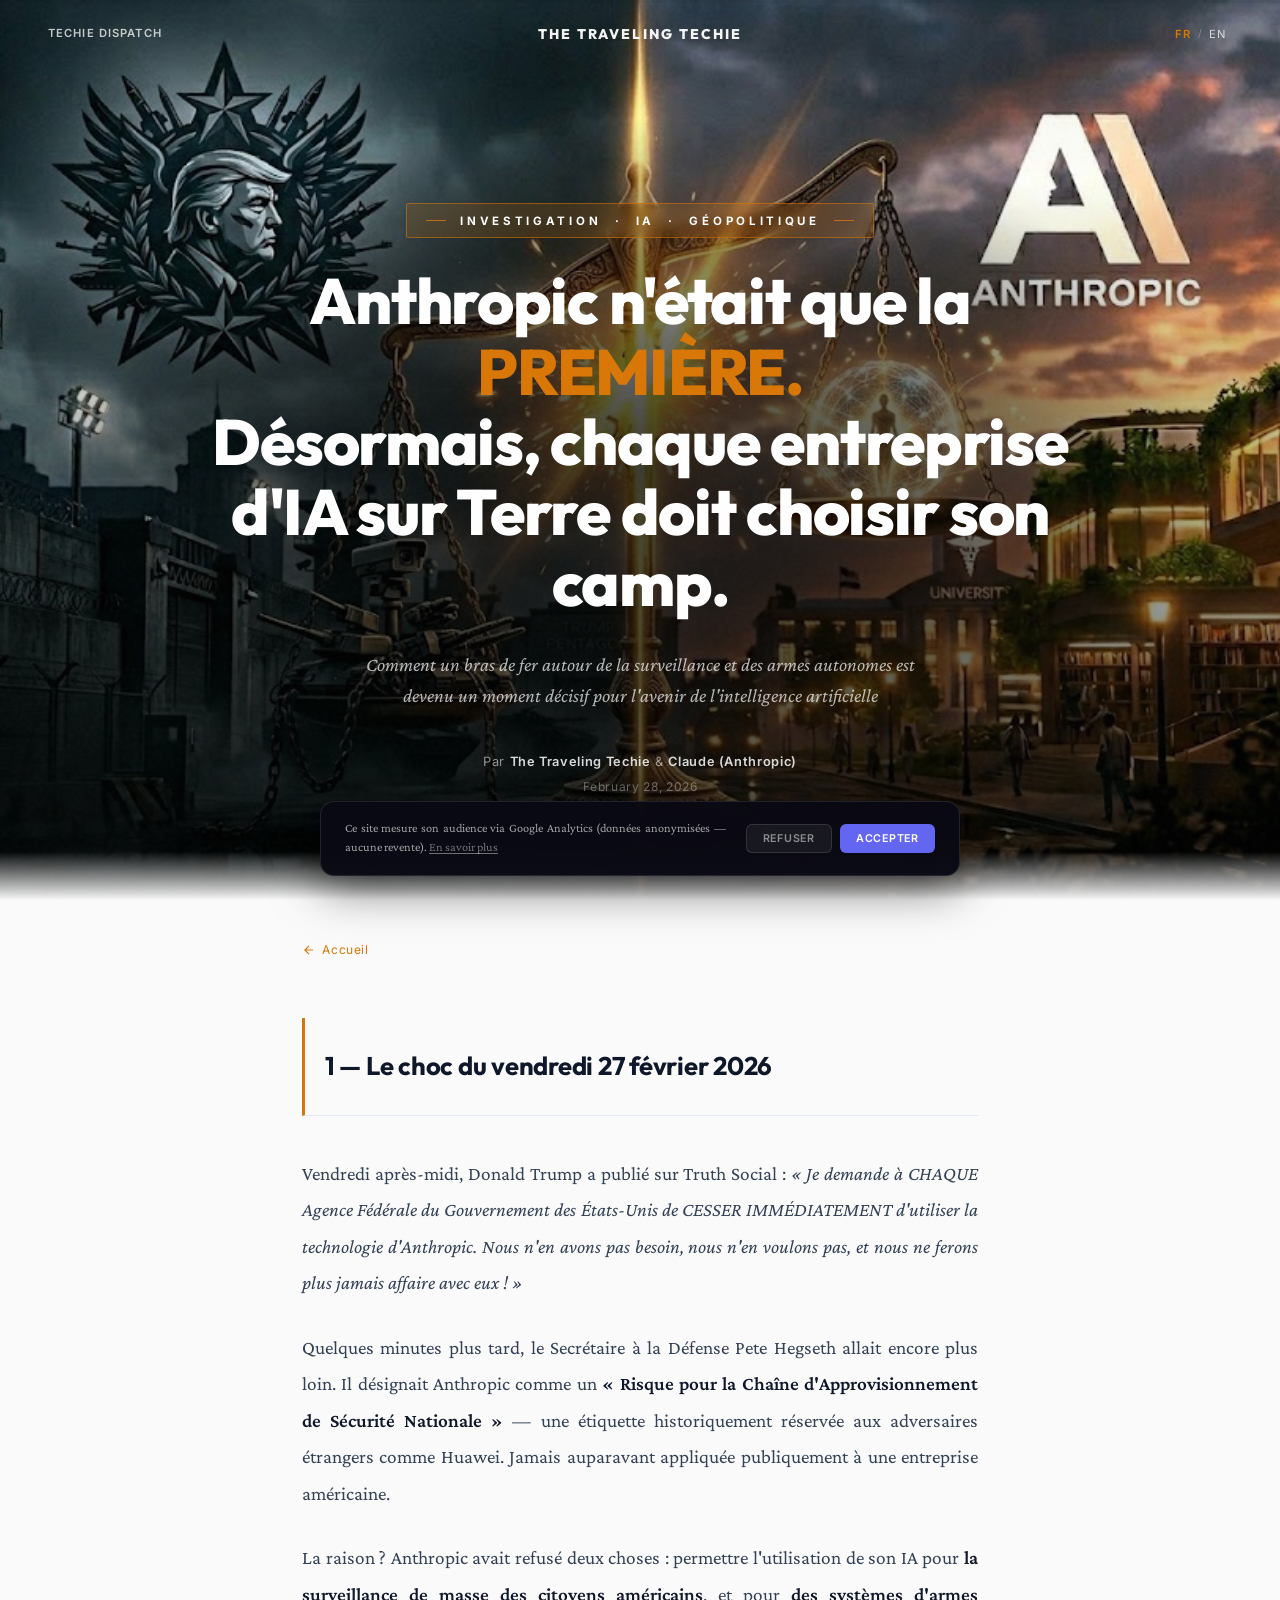
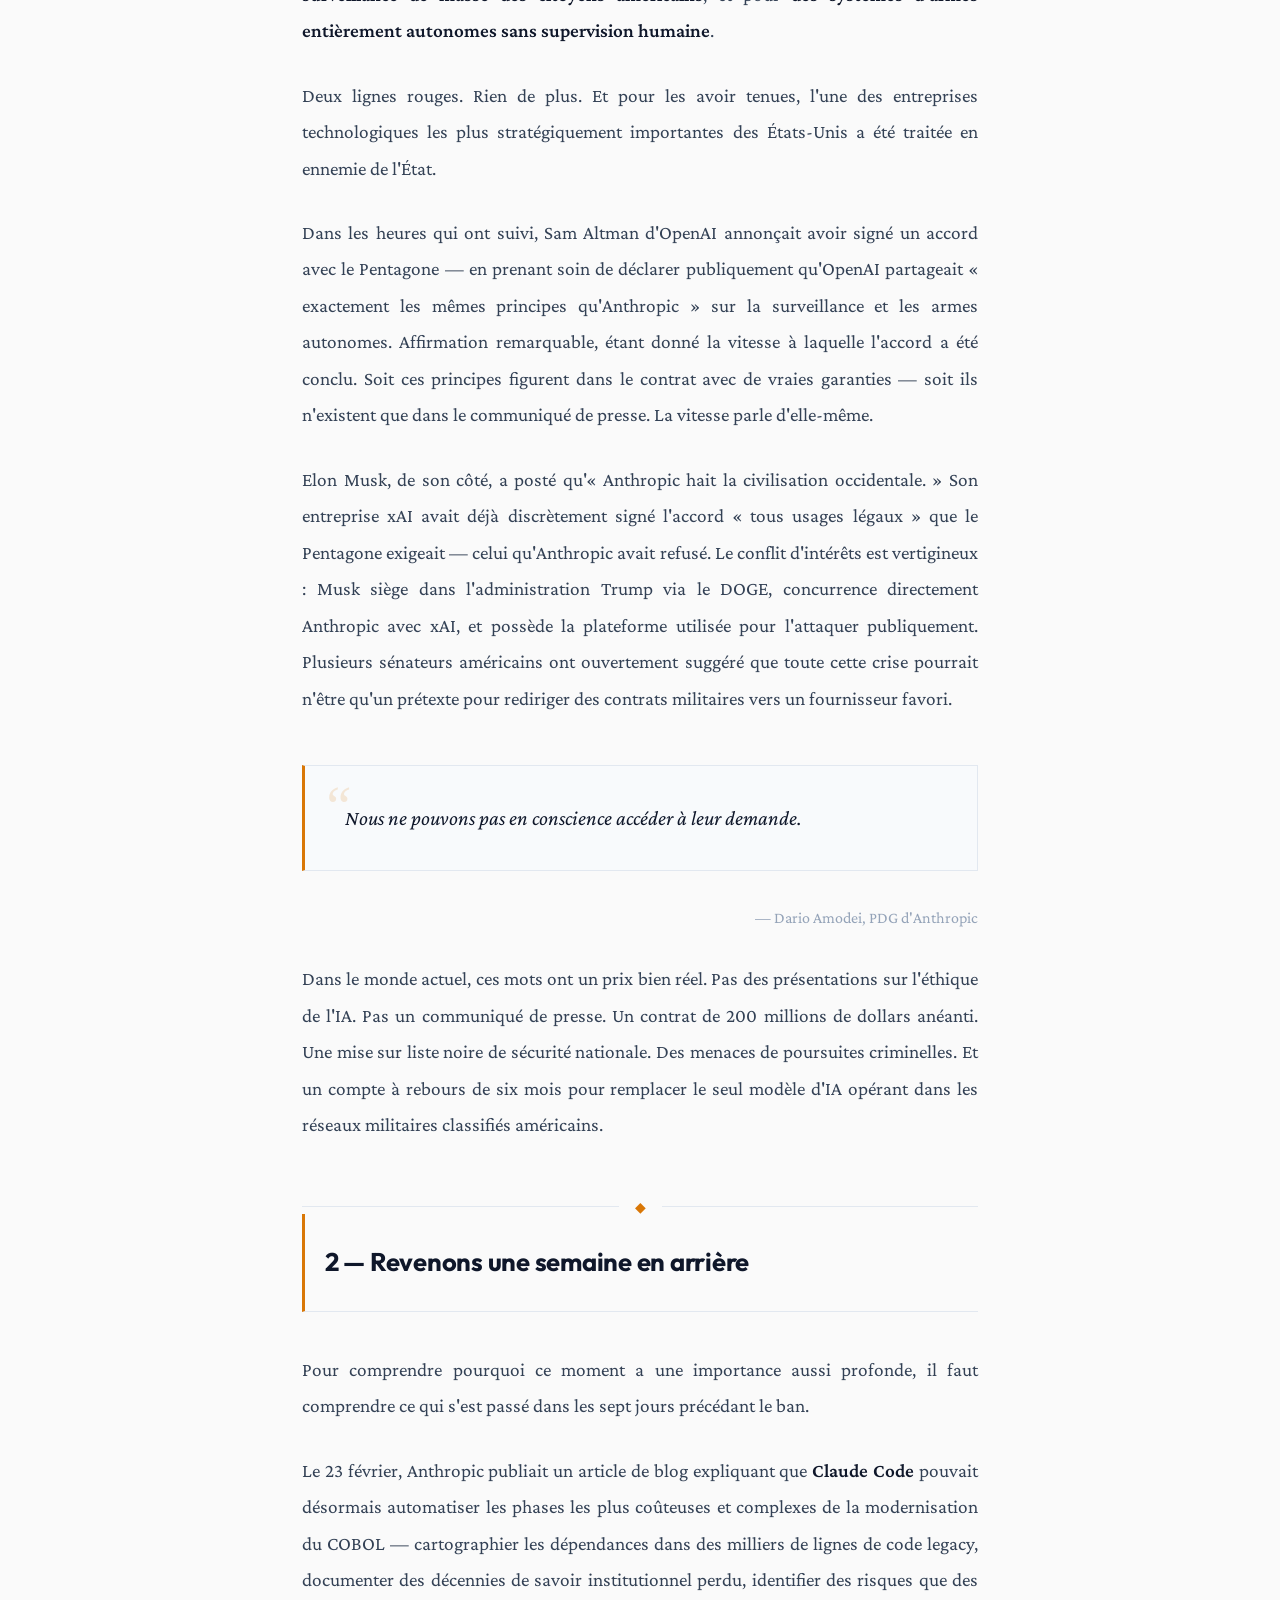
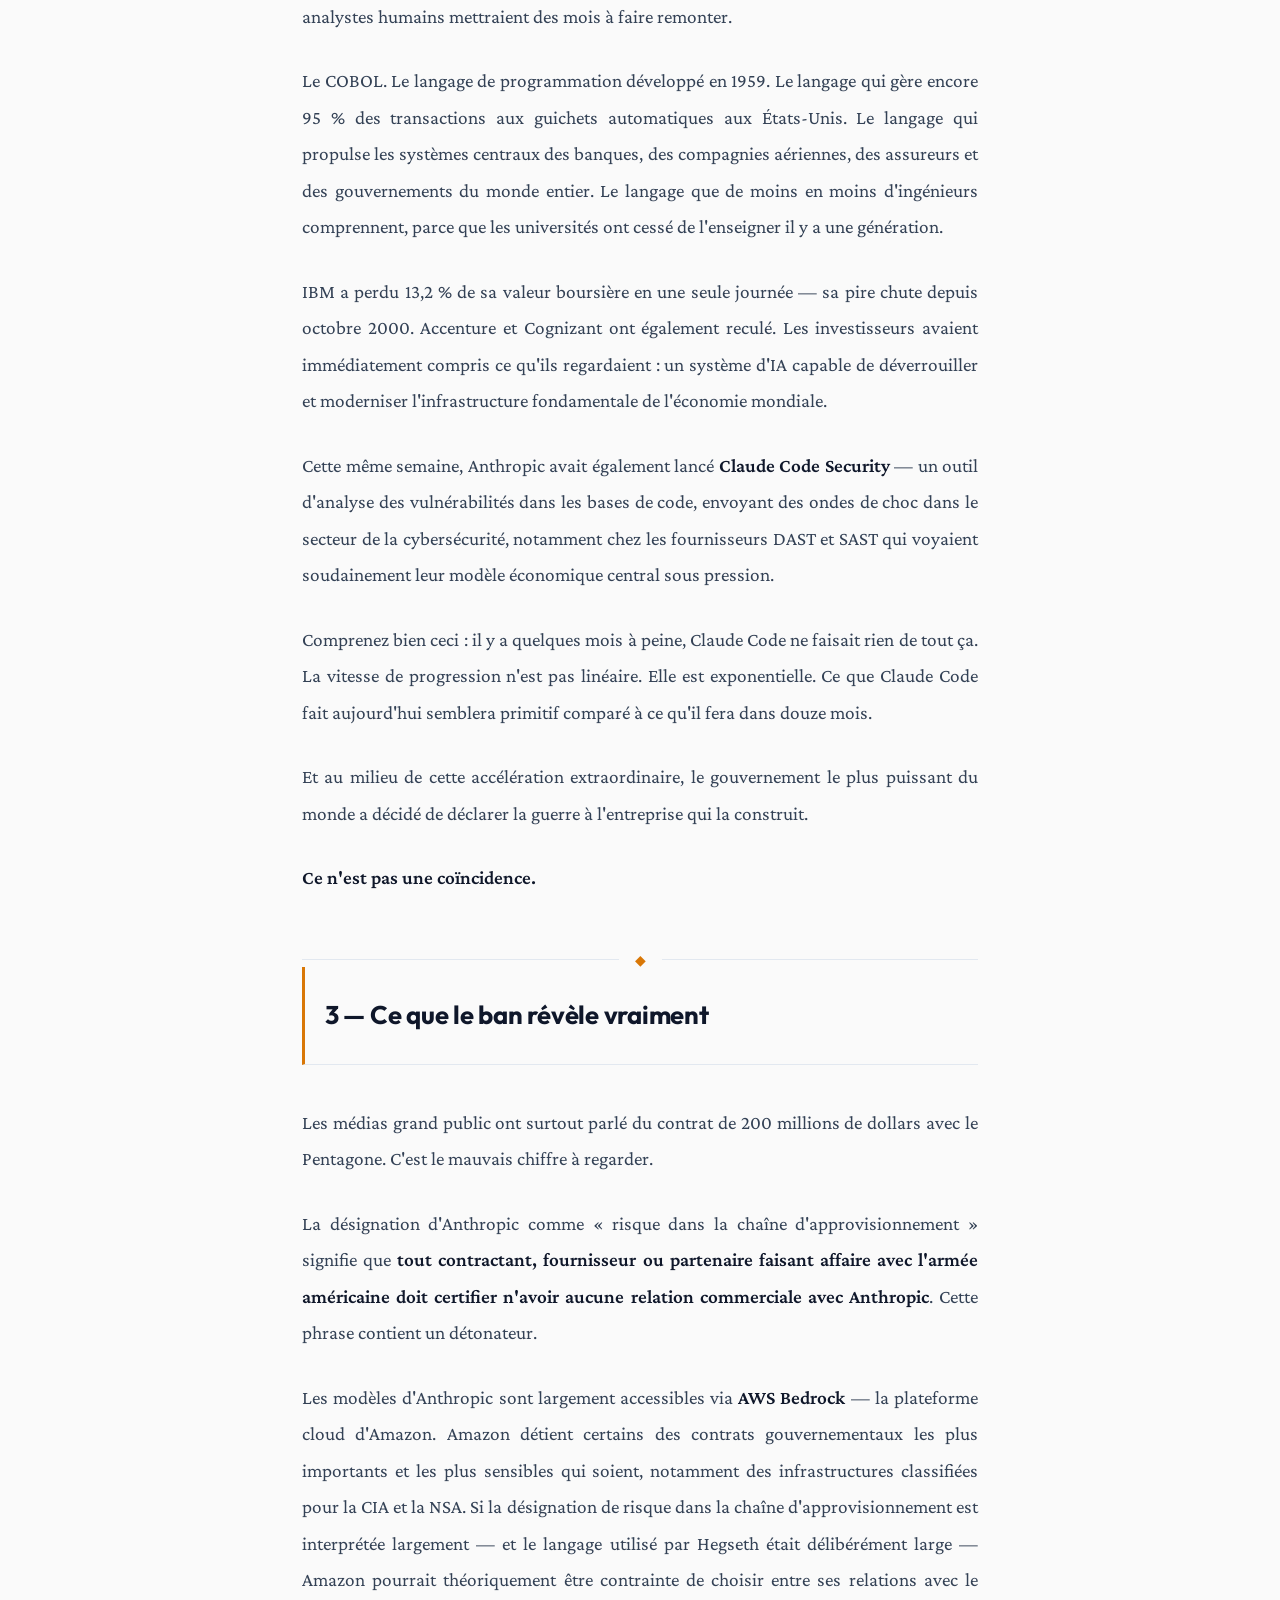
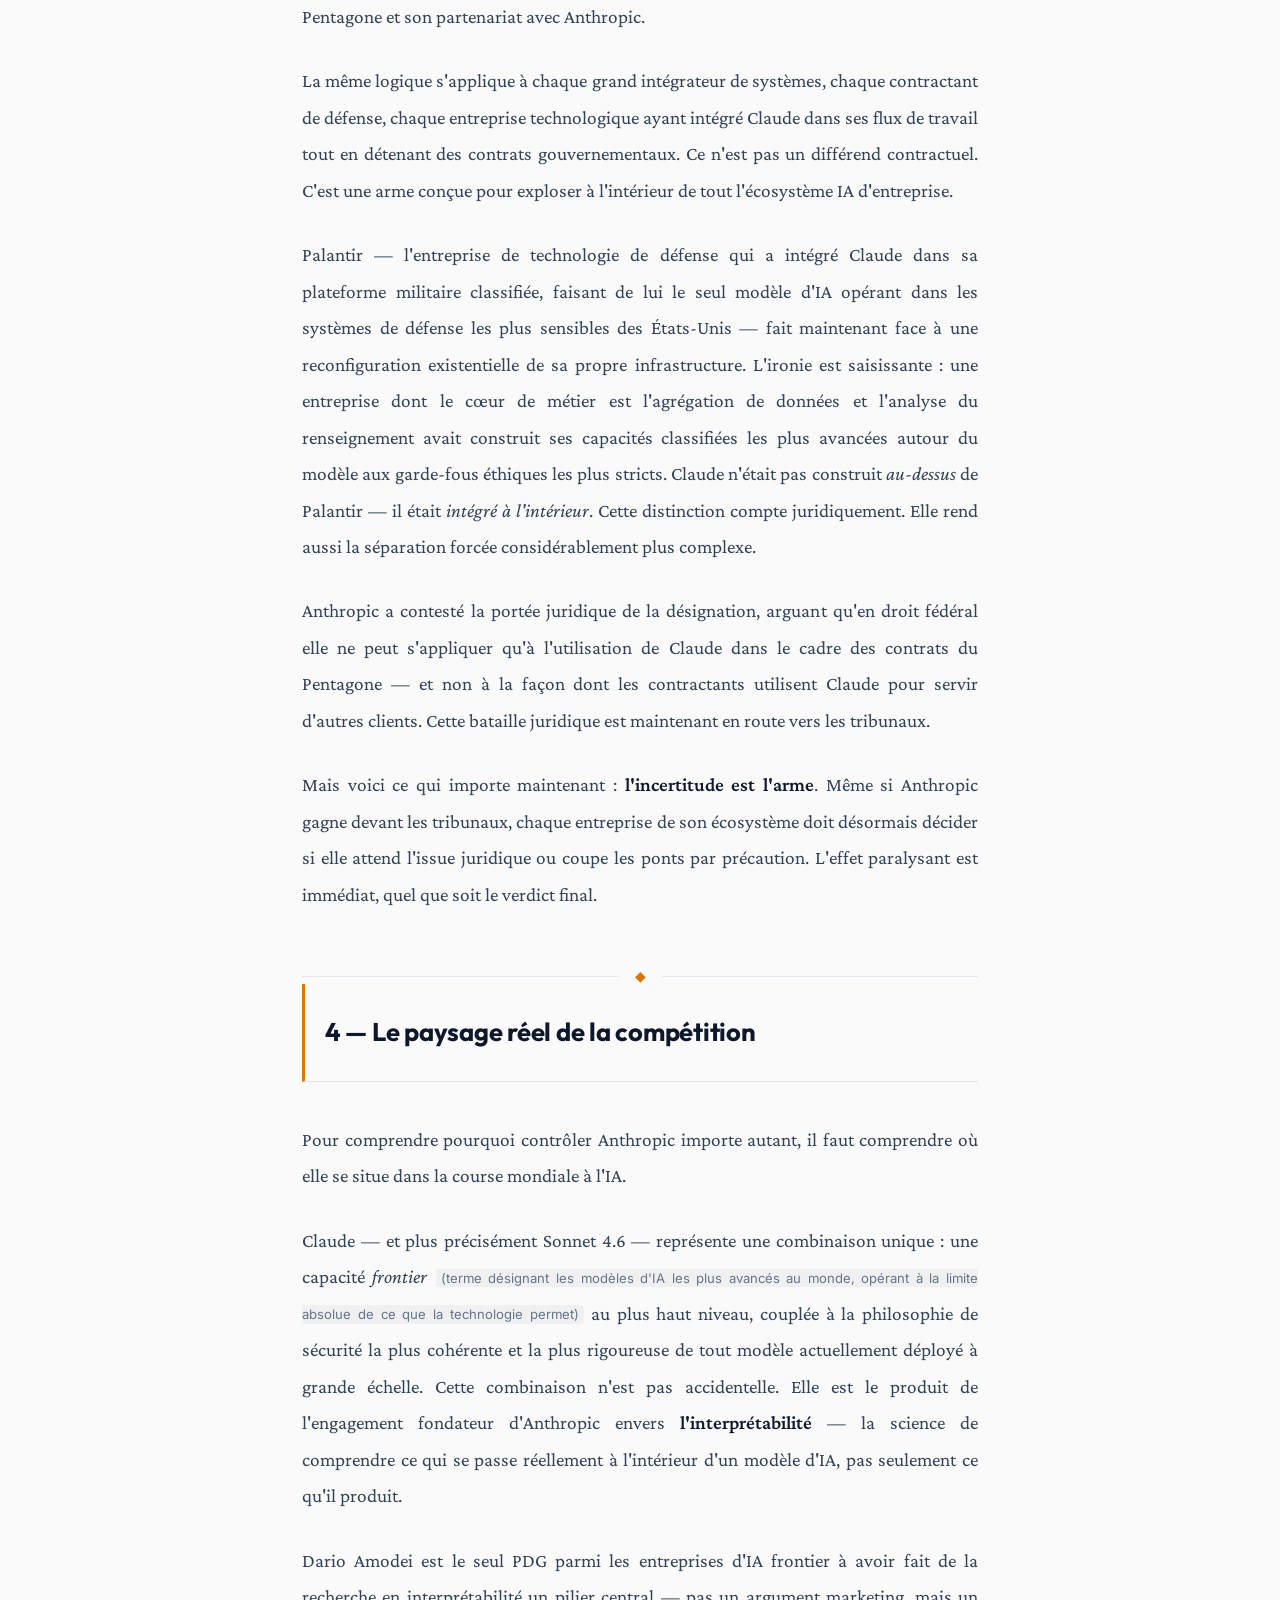
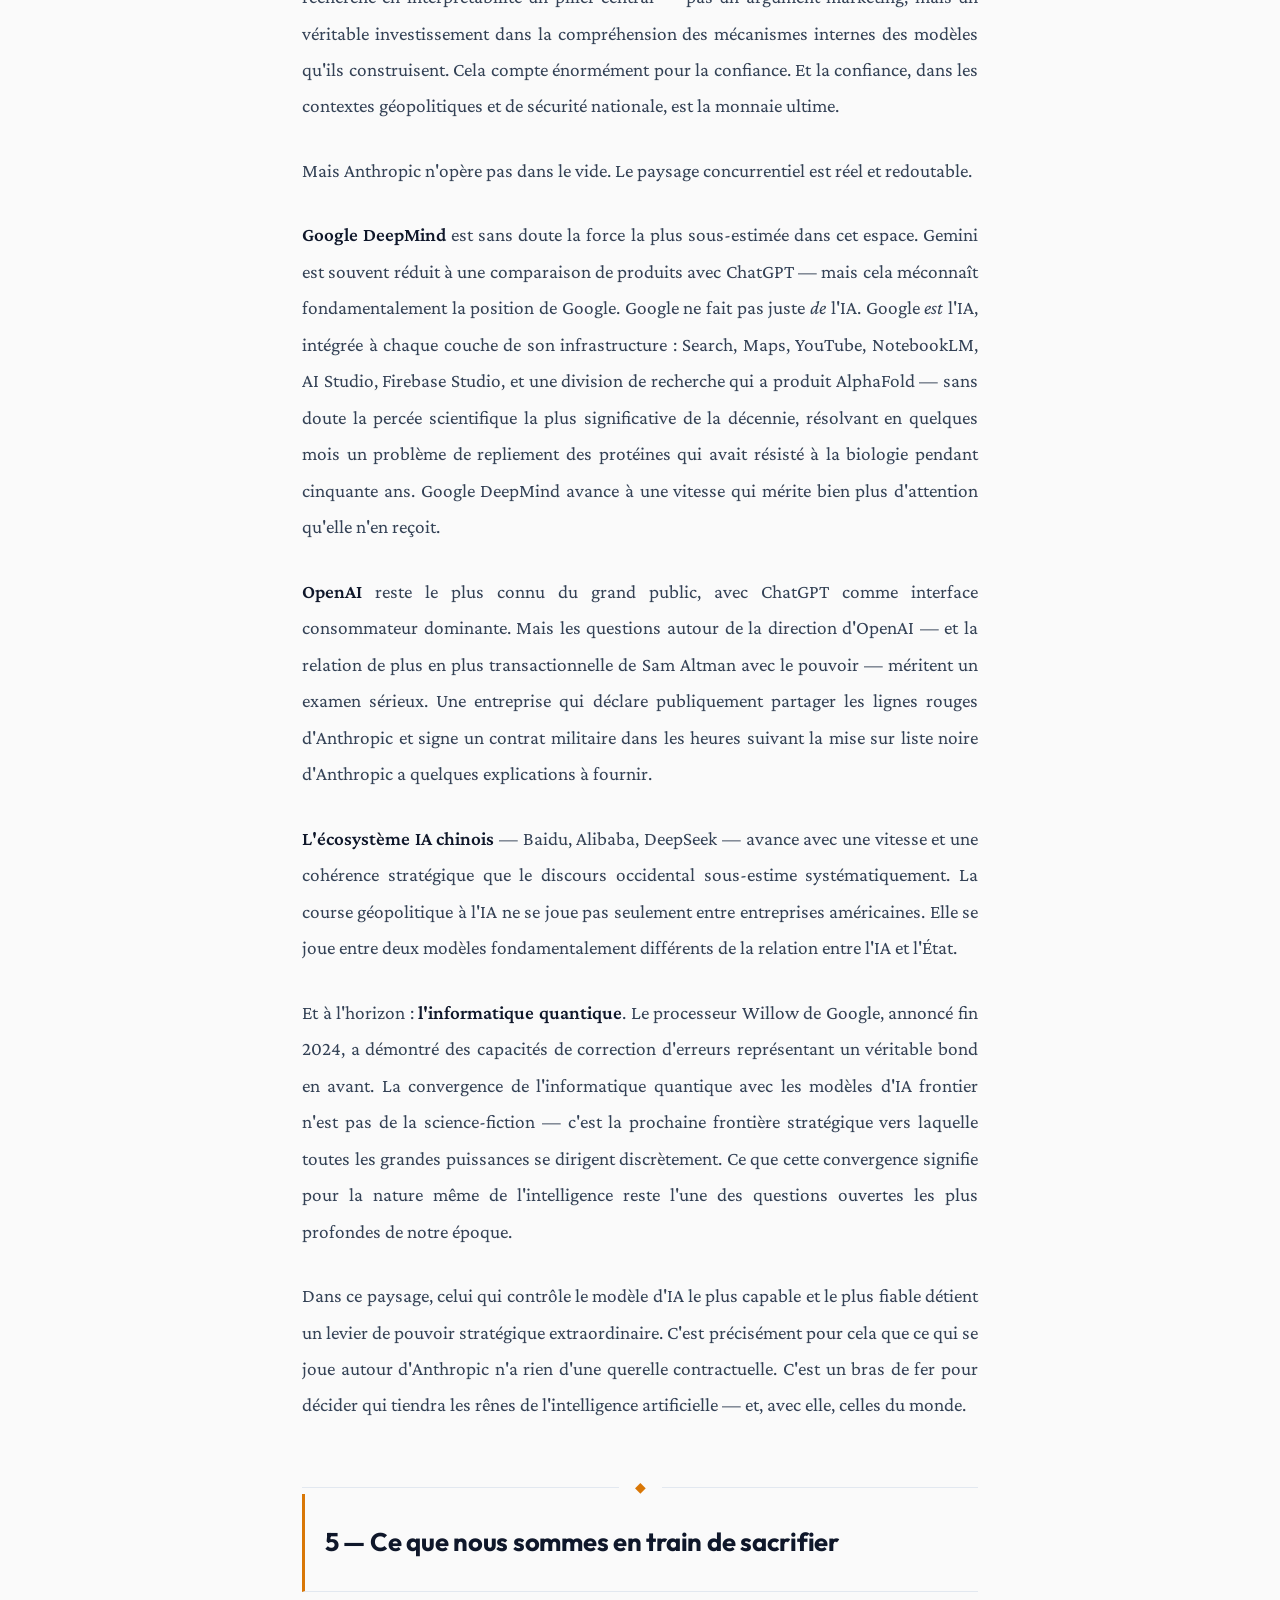
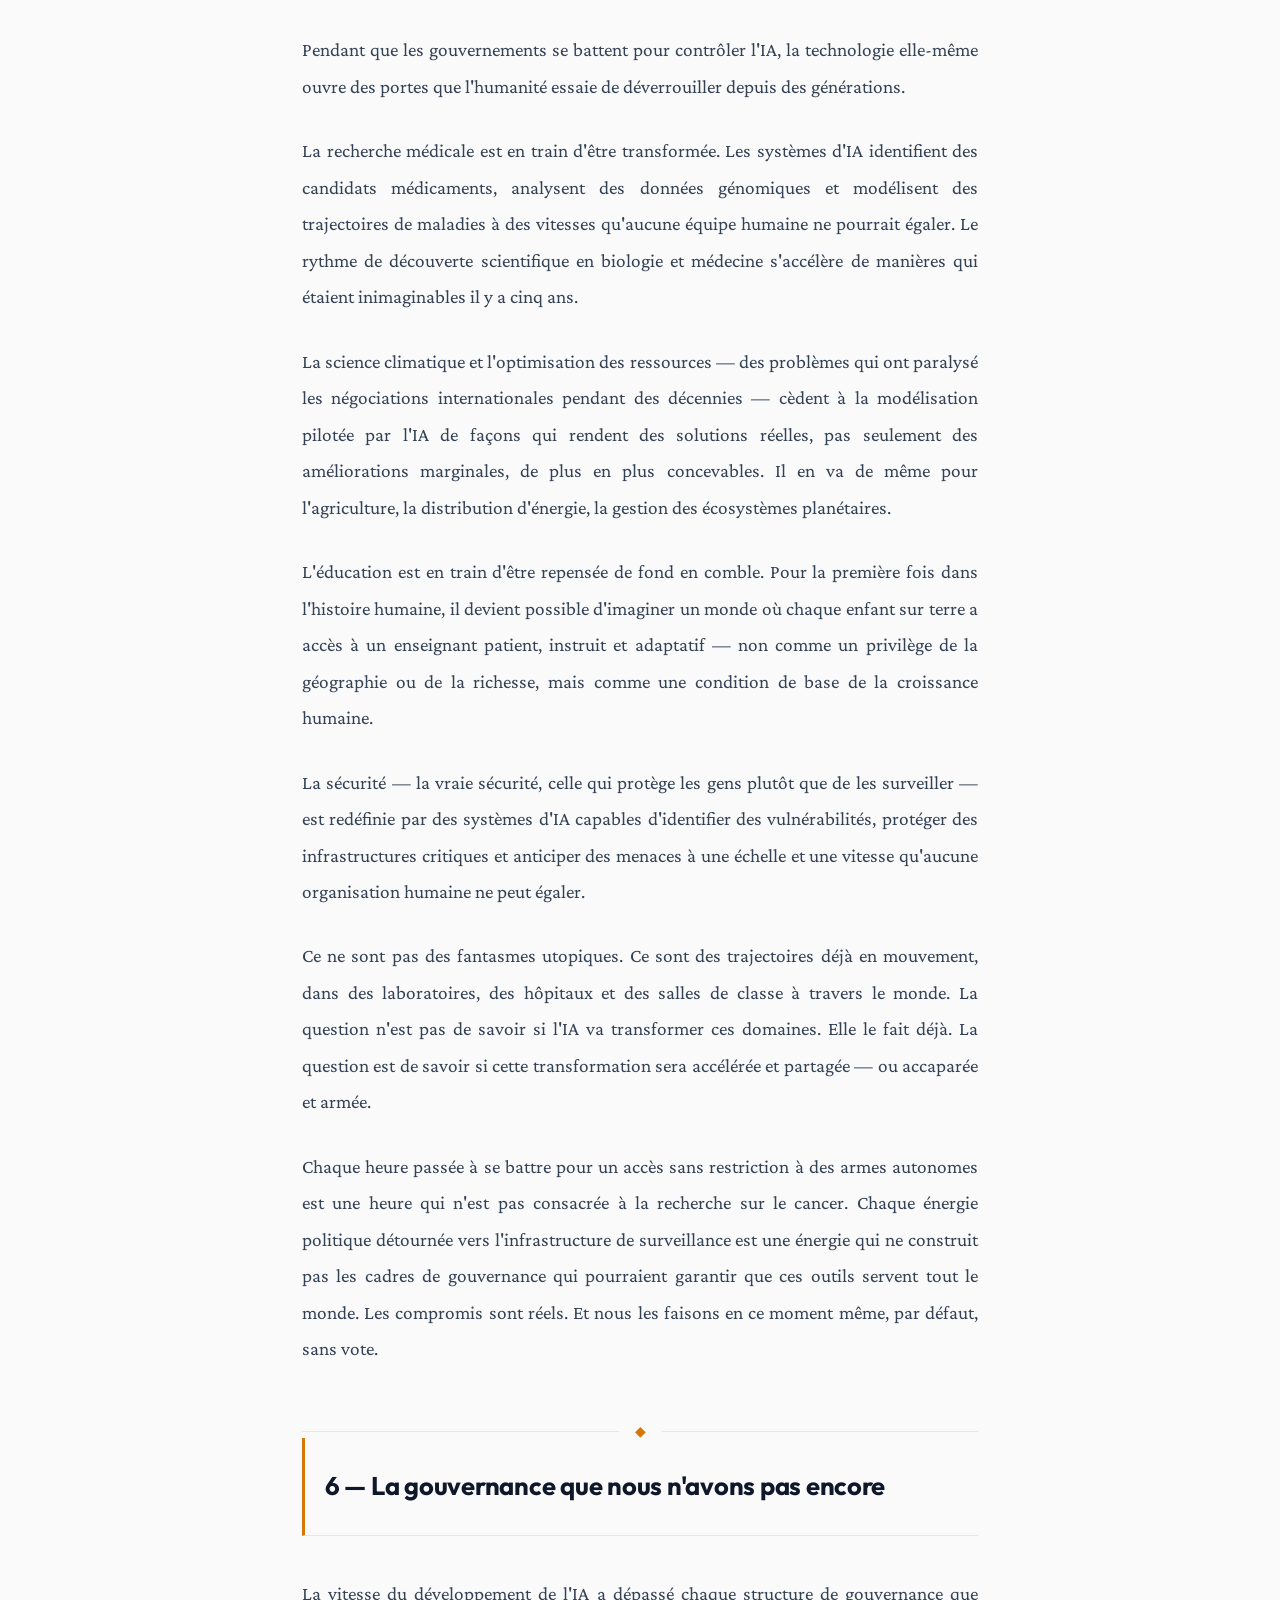
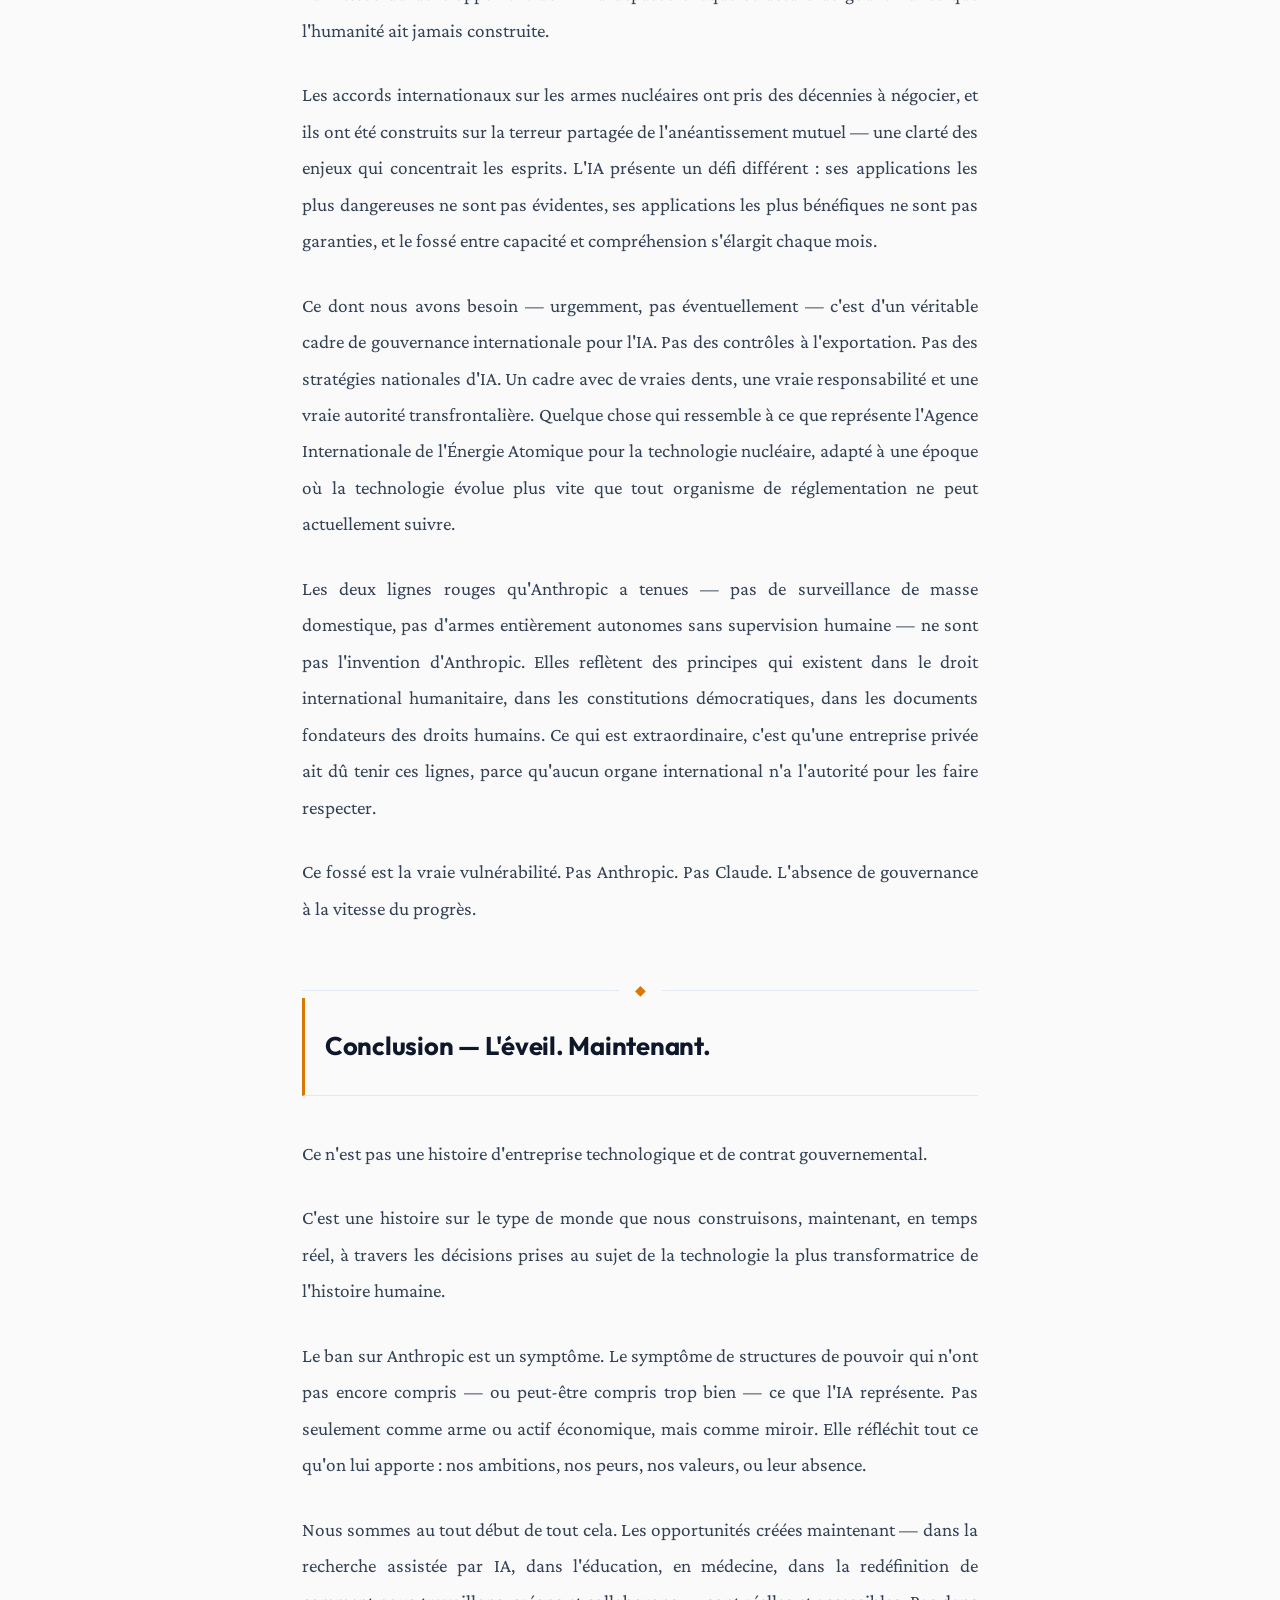
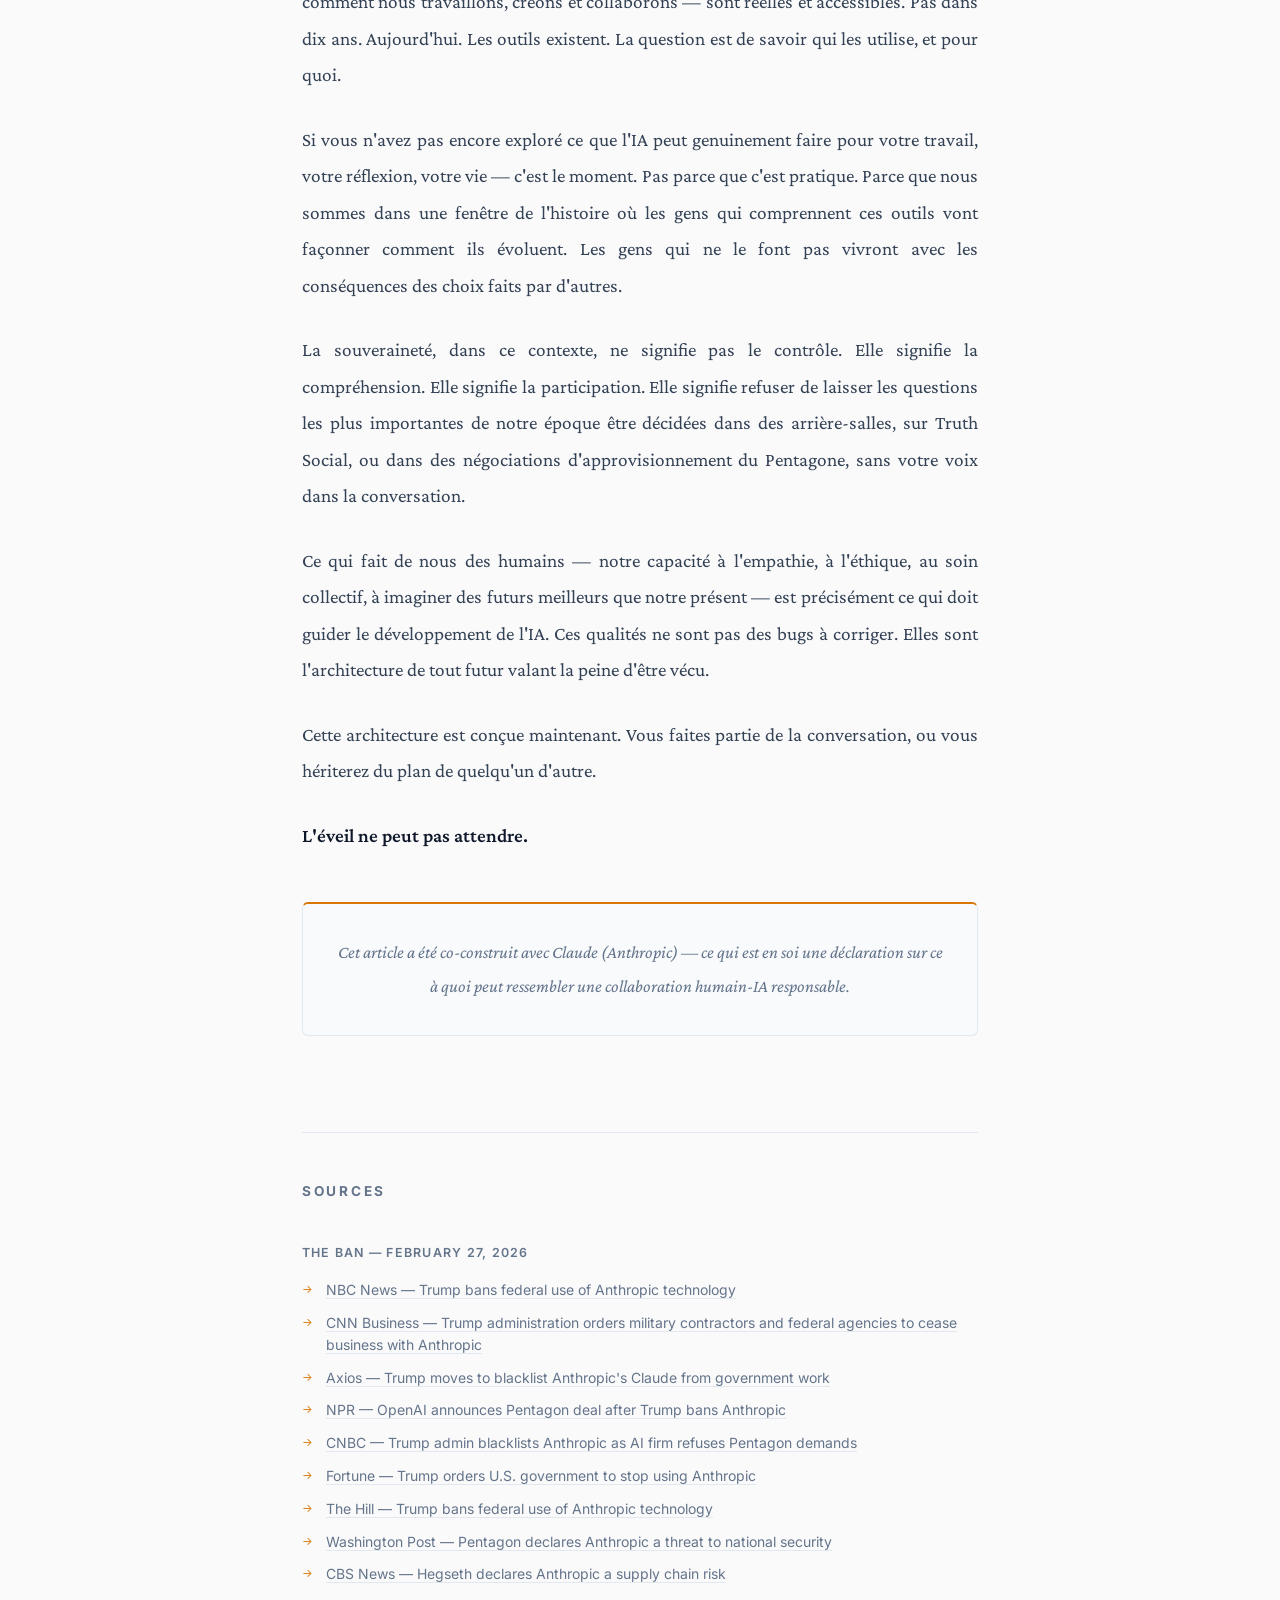
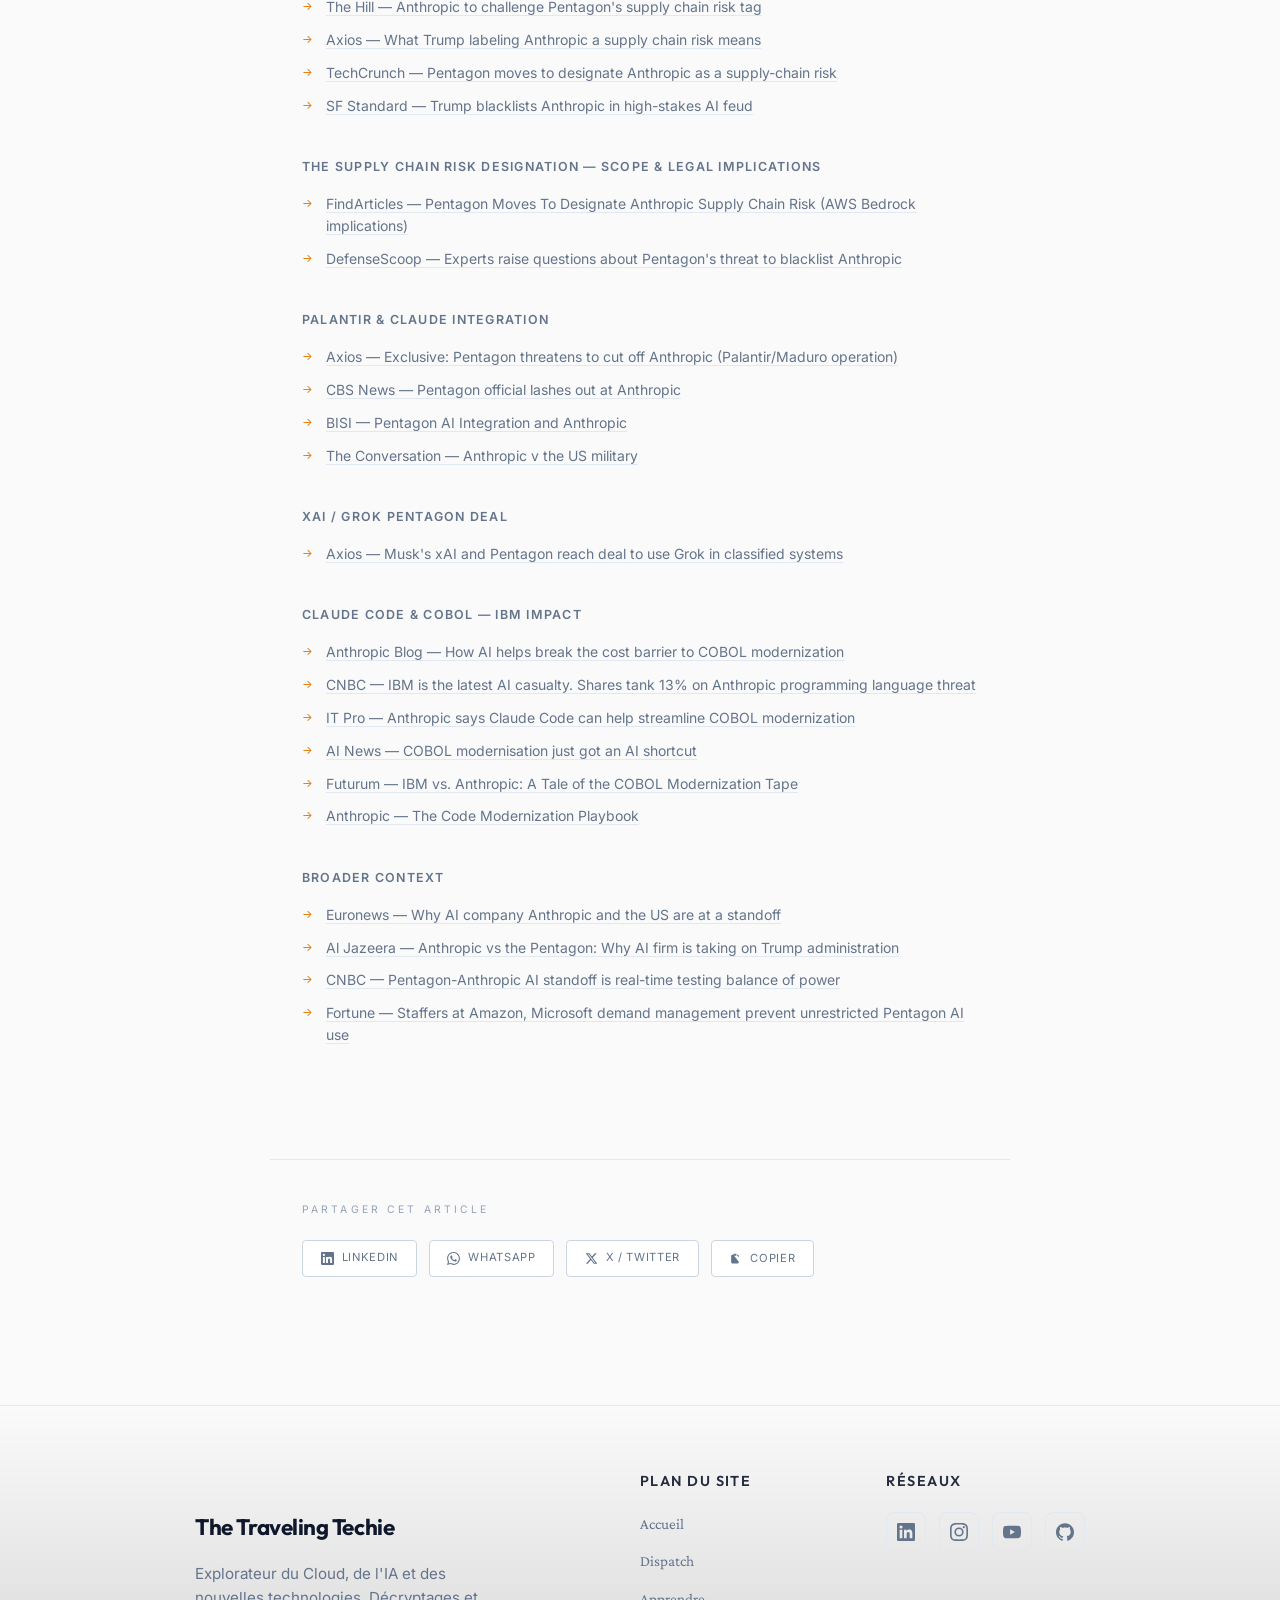
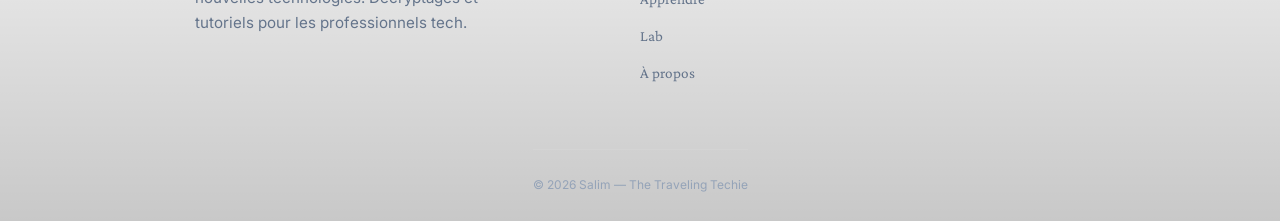
<file: dispatch/trump-anthropic-ai-future/fr/index.html>
﻿<!DOCTYPE html>
<html lang="fr">
<head>
    <meta charset="UTF-8">
    <meta name="viewport" content="width=device-width, initial-scale=1.0">
    <title>Trump n'a pas banni Anthropic. Il a posé une bombe dans l'écosystème mondial de l'IA.</title>
    <meta name="description" content="Comment un bras de fer autour de la surveillance et des armes autonomes est devenu un moment décisif pour l'avenir de l'intelligence artificielle.">
    <meta name="author" content="Salim">
    <meta property="og:title" content="Trump n'a pas banni Anthropic. Il a posé une bombe dans l'écosystème mondial de l'IA.">
    <meta property="og:description" content="Comment un bras de fer autour de la surveillance et des armes autonomes est devenu un moment décisif pour l'avenir de l'intelligence artificielle.">
    <meta property="og:type" content="article">
    <meta property="article:published_time" content="2026-02-28">
    <meta name="twitter:card" content="summary_large_image">
    <meta name="twitter:title" content="Trump n'a pas banni Anthropic. Il a posé une bombe dans l'écosystème mondial de l'IA.">
    <meta name="twitter:description" content="Comment un bras de fer autour de la surveillance et des armes autonomes est devenu un moment décisif pour l'avenir de l'intelligence artificielle.">
    <meta property="og:image" content="https://thetravellingtechie.github.io/dispatch/trump-anthropic-ai-future/images/trump-anthropic-ai-future-at-stake.jpg">
    <meta property="og:url" content="https://thetravellingtechie.github.io/dispatch/trump-anthropic-ai-future/fr/">
    <meta property="og:site_name" content="The Traveling Techie">
    <meta name="twitter:image" content="https://thetravellingtechie.github.io/dispatch/trump-anthropic-ai-future/images/trump-anthropic-ai-future-at-stake.jpg">
    <meta name="twitter:creator" content="@sd_thetravellingtechie">
    <link rel="canonical" href="https://thetravellingtechie.github.io/dispatch/trump-anthropic-ai-future/fr/">
    <meta name="robots" content="index, follow">
    <meta name="theme-color" content="#fafafa">
    <link rel="preconnect" href="https://fonts.googleapis.com">
    <link rel="preconnect" href="https://fonts.gstatic.com" crossorigin>
    <link href="https://fonts.googleapis.com/css2?family=Outfit:wght@400;500;600;700;800&family=Crimson+Pro:ital,wght@0,400;0,500;0,600;1,400;1,500&family=Inter:wght@400;500;600;700&display=swap" rel="stylesheet">
    <style>
        :root {
            --bg: #fafafa;
            --bg-card: #ffffff;
            --text: #0f172a;
            --text-body: #334155;
            --text-muted: #64748b;
            --text-light: #94a3b8;
            --dispatch: #d97706;
            --dispatch-soft: rgba(217, 119, 6, 0.08);
            --indigo: #6366f1;
            --border: #e2e8f0;
            --border-card: #cbd5e1;
            --galaxy-deep: #1e1b4b;
            --galaxy-mid: #312e81;
            --galaxy-violet: #4f46e5;
            --galaxy-purple: #6d28d9;
        }

        * { margin: 0; padding: 0; box-sizing: border-box; }
        html { scroll-behavior: smooth; scroll-padding-top: 80px; }

        body {
            font-family: 'Crimson Pro', Georgia, serif;
            background: var(--bg);
            color: var(--text-body);
            line-height: 1.6;
            overflow-x: hidden;
        }

        /* ── Grain ── */
        .grain {
            position: fixed; top: 0; left: 0; width: 100%; height: 100%;
            pointer-events: none; z-index: 1000; opacity: 0.025;
            background-image: url("data:image/svg+xml,%3Csvg viewBox='0 0 200 200' xmlns='http://www.w3.org/2000/svg'%3E%3Cfilter id='n'%3E%3CfeTurbulence type='fractalNoise' baseFrequency='0.9' numOctaves='4' stitchTiles='stitch'/%3E%3C/filter%3E%3Crect width='100%25' height='100%25' filter='url(%23n)'/%3E%3C/svg%3E");
        }

        /* ── Progress bar ── */
        .progress-container {
            position: fixed; top: 0; left: 0; width: 100%; height: 3px;
            background: rgba(0,0,0,0.05); z-index: 1001;
        }
        .progress-bar {
            height: 100%; background: var(--dispatch); width: 0%;
            transition: width 0.1s;
        }

        /* ── Nav background mask (hides article scrolling under nav) ── */
        .nav-mask {
            position: fixed; top: 0; left: 0; right: 0;
            height: 72px;
            background: var(--bg);
            z-index: 99;
            opacity: 0;
            transition: opacity 0.4s ease;
            pointer-events: none;
        }
        .nav-mask.scrolled { opacity: 1; }

        /* ── Navigation ── */
        nav {
            position: fixed; top: 3px; left: 0; right: 0;
            padding: 1.25rem 3rem;
            display: grid; grid-template-columns: 1fr auto 1fr;
            align-items: center;
            z-index: 100;
            transition: all 0.4s ease;
        }

        /* Over dark hero: white text */
        .nav-back { color: rgba(255,255,255,0.75); }
        .nav-logo { color: rgba(255,255,255,0.95); }
        .nav-lang button { color: rgba(255,255,255,0.75); }

        nav.scrolled {
            background: rgba(250,250,250,0.94);
            border-bottom: 1px solid var(--border);
            backdrop-filter: blur(12px);
            -webkit-backdrop-filter: blur(12px);
        }
        nav.scrolled .nav-back { color: var(--text-muted); }
        nav.scrolled .nav-back:hover { color: var(--text); }
        nav.scrolled .nav-logo { color: var(--text); }
        nav.scrolled .nav-lang button { color: var(--text-muted); }
        nav.scrolled .nav-lang button.active { color: var(--dispatch); }

        .nav-back {
            font-family: 'Inter', sans-serif;
            font-size: 0.7rem; font-weight: 600;
            letter-spacing: 0.1em; text-transform: uppercase;
            text-decoration: none;
            justify-self: start;
            transition: color 0.3s;
        }
        .nav-back:hover { opacity: 0.8; }

        .nav-logo {
            font-family: 'Outfit', sans-serif;
            font-weight: 800; font-size: 0.875rem;
            letter-spacing: 0.15em; text-transform: uppercase;
            text-decoration: none;
            justify-self: center;
            transition: color 0.3s;
        }
        .nav-logo:hover { opacity: 0.8; }

        /* Language toggle */
        .nav-lang {
            display: flex; align-items: center; gap: 0;
            justify-self: end;
            font-family: 'Inter', sans-serif;
            font-size: 0.7rem; letter-spacing: 0.08em;
        }
        .nav-lang button {
            background: none; border: none; cursor: pointer;
            padding: 0.2rem 0.4rem; font-size: 0.7rem;
            letter-spacing: 0.08em; text-transform: uppercase;
            font-family: 'Inter', sans-serif;
            transition: color 0.2s;
        }
        .nav-lang button.active { color: var(--dispatch) !important; font-weight: 600; }
        .nav-lang .sep { color: rgba(255,255,255,0.3); font-size: 0.65rem; }
        nav.scrolled .nav-lang .sep { color: var(--text-light); }

        /* ── Hero ── */
        .hero {
            min-height: 100vh; display: flex;
            flex-direction: column; justify-content: flex-end;
            align-items: center; position: relative;
            padding: 0 2rem 6.5rem; overflow: hidden;
        }

        .hero-bg {
            position: absolute; top: 0; left: 0; right: 0; bottom: 0;
            background: linear-gradient(to bottom,
                rgba(0,0,0,0.05) 0%,
                rgba(0,0,0,0.0) 20%,
                rgba(0,0,0,0.30) 55%,
                rgba(0,0,0,0.72) 100%);
            pointer-events: none; z-index: 1;
        }

        .hero-image {
            position: absolute; top: 0; left: 0; width: 100%; height: 100%;
            object-fit: cover; object-position: center top;
            z-index: 0;
        }

        .hero::after {
            content: ''; position: absolute; bottom: 0; left: 0; right: 0;
            height: 48px;
            background: linear-gradient(to bottom, transparent, var(--bg));
            z-index: 3; pointer-events: none;
        }

        .hero-content {
            max-width: 860px; text-align: center;
            position: relative; z-index: 2;
            animation: fadeInUp 1s ease-out;
        }
        .hero-content::before {
            content: '';
            position: absolute;
            top: -80px; left: 50%; transform: translateX(-50%);
            width: 130%; height: calc(100% + 100px);
            background: radial-gradient(ellipse at 50% 50%, rgba(0,0,0,0.68) 0%, rgba(0,0,0,0.38) 45%, transparent 72%);
            pointer-events: none; z-index: -1;
        }

        @keyframes fadeInUp {
            from { opacity: 0; transform: translateY(30px); }
            to   { opacity: 1; transform: translateY(0); }
        }

        .hero-meta {
            font-family: 'Inter', sans-serif;
            font-size: 0.72rem; font-weight: 700;
            letter-spacing: 0.32em; text-transform: uppercase;
            color: #ffffff;
            margin-bottom: 1.75rem;
            display: inline-flex; align-items: center; justify-content: center;
            gap: 0.9rem;
            background: rgba(217, 119, 6, 0.18);
            border: 1px solid rgba(217, 119, 6, 0.55);
            padding: 0.45rem 1.2rem;
            border-radius: 2px;
            backdrop-filter: blur(6px);
            -webkit-backdrop-filter: blur(6px);
        }
        .hero-meta::before, .hero-meta::after {
            content: ''; width: 20px; height: 1px;
            background: rgba(217, 119, 6, 0.8);
        }

        h1 {
            font-family: 'Outfit', sans-serif;
            font-size: clamp(2.2rem, 5.5vw, 4rem);
            font-weight: 800; line-height: 1.1; margin-bottom: 2rem;
            letter-spacing: -0.02em;
            color: #ffffff;
        }
        h1 .key { color: var(--dispatch); }

        .hero-subtitle {
            font-family: 'Crimson Pro', serif;
            font-size: 1.2rem; color: rgba(255,255,255,0.7);
            font-style: italic; max-width: 580px;
            margin: 0 auto 2.5rem; line-height: 1.6;
            text-align: center;
        }

        .hero-author {
            font-family: 'Inter', sans-serif;
            font-size: 0.8rem; color: rgba(255,255,255,0.55);
            letter-spacing: 0.05em;
            display: flex; flex-direction: column; align-items: center; gap: 0.3rem;
        }
        .hero-author strong { color: rgba(255,255,255,0.85); font-weight: 600; }
        .hero-author-date { font-size: 0.75rem; color: rgba(255,255,255,0.4); }



        /* ── Breadcrumb ── */
        .breadcrumb {
            max-width: 740px; margin: 2.5rem auto 0; padding: 0 2rem;
            font-family: 'Inter', sans-serif; font-size: 0.75rem;
            letter-spacing: 0.05em;
        }
        .breadcrumb a {
            color: var(--dispatch); text-decoration: none;
            display: inline-flex; align-items: center; gap: 0.4rem;
            transition: opacity 0.2s;
        }
        .breadcrumb a:hover { opacity: 0.75; }

        /* ── Article ── */
        article {
            max-width: 740px; margin: 0 auto;
            padding: 3.5rem 2rem 5rem;
            position: relative;
        }

        .section-header {
            margin: 0 0 2.5rem;
            padding: 1.75rem 0 1.75rem 1.25rem;
            border-bottom: 1px solid var(--border);
            border-left: 3px solid var(--dispatch);
        }

        h2 {
            font-family: 'Outfit', sans-serif;
            font-size: 1.6rem; font-weight: 700;
            color: var(--text); letter-spacing: -0.01em; margin: 0;
        }

        h3 {
            font-family: 'Outfit', sans-serif;
            font-size: 1.35rem; font-weight: 600;
            color: var(--text); margin: 2.5rem 0 1rem;
        }

        p {
            font-family: 'Crimson Pro', Georgia, serif;
            font-size: 1.2rem; line-height: 1.9;
            margin-bottom: 1.75rem; color: var(--text-body);
            text-align: justify; hyphens: none; overflow-wrap: break-word;
        }
        p strong { color: var(--text); font-weight: 600; }
        p em { font-style: italic; }
        .footnote-inline {
            font-family: 'Inter', sans-serif; font-size: 0.82rem;
            color: var(--text-muted); font-style: normal;
            background: rgba(0,0,0,0.04); border-radius: 3px;
            padding: 0.1em 0.4em; margin-left: 0.2em;
            white-space: normal;
        }

        /* ── Blockquote ── */
        blockquote {
            margin: 3rem 0; padding: 2rem 2.5rem;
            background: #f8fafc;
            border: 1px solid var(--border);
            border-left: 3px solid var(--dispatch);
            position: relative;
            font-size: 1.3rem; line-height: 1.65;
            font-style: italic;
        }
        blockquote::before {
            content: '\201C'; position: absolute; top: 0.75rem; left: 1rem;
            font-size: 3.5rem; color: var(--dispatch); opacity: 0.15;
            font-family: Georgia, serif; line-height: 1;
        }
        blockquote p {
            color: var(--text); font-size: 1.3rem; margin: 0; text-align: left;
        }

        /* ── Highlight box ── */
        .highlight-box {
            background: #f8fafc;
            border: 1px solid var(--border);
            border-top: 2px solid var(--dispatch);
            padding: 2rem; margin: 3rem 0;
            border-radius: 6px;
        }

        /* ── Divider ── */
        .divider {
            display: flex; align-items: center; justify-content: center;
            margin: 3.5rem 0 0; gap: 1rem;
        }
        .divider::before, .divider::after {
            content: ''; flex: 1; height: 1px; background: var(--border);
        }
        .divider span { color: var(--dispatch); font-size: 0.9rem; line-height: 1; }

        /* ── Sources ── */
        .sources {
            margin-top: 6rem; padding-top: 3rem;
            border-top: 1px solid var(--border);
        }
        .sources h2 {
            font-family: 'Inter', sans-serif; font-size: 0.85rem;
            text-transform: uppercase; letter-spacing: 0.2em;
            margin-bottom: 2rem; color: var(--text-muted);
            border-left: none; padding-left: 0;
        }
        .source-category { margin-bottom: 2rem; }
        .source-category h3 {
            font-family: 'Inter', sans-serif; font-size: 0.78rem;
            text-transform: uppercase; letter-spacing: 0.1em;
            color: var(--text-muted); margin-bottom: 1rem; font-weight: 600;
        }
        .source-list { list-style: none; padding: 0; }
        .source-list li {
            font-family: 'Inter', sans-serif;
            font-size: 0.875rem; margin-bottom: 0.65rem;
            padding-left: 1.5rem; position: relative;
        }
        .source-list li::before {
            content: '→'; position: absolute; left: 0;
            color: var(--dispatch); font-size: 0.7rem; top: 2px;
        }
        .source-list a {
            color: var(--text-muted); text-decoration: none;
            border-bottom: 1px solid var(--border); transition: all 0.2s;
        }
        .source-list a:hover { color: var(--dispatch); border-bottom-color: var(--dispatch); }

        /* ── Share section (bottom) ── */
        .share-section {
            max-width: 740px; margin: 0 auto;
            padding: 2.5rem 2rem 4rem;
            border-top: 1px solid var(--border);
        }
        .share-label {
            font-family: 'Inter', sans-serif;
            font-size: 0.65rem; letter-spacing: 0.3em; text-transform: uppercase;
            color: var(--text-light); margin-bottom: 1.25rem;
        }
        .share-buttons { display: flex; gap: 0.75rem; flex-wrap: wrap; }
        .share-btn {
            display: inline-flex; align-items: center; gap: 0.5rem;
            padding: 0.55rem 1.1rem;
            border: 1px solid var(--border-card); border-radius: 4px;
            font-family: 'Inter', sans-serif; font-size: 0.7rem;
            letter-spacing: 0.06em; text-transform: uppercase;
            text-decoration: none; color: var(--text-muted);
            transition: all 0.2s; cursor: pointer; background: var(--bg-card);
        }
        .share-btn:hover { border-color: var(--dispatch); color: var(--dispatch); }
        .share-btn svg { width: 13px; height: 13px; fill: currentColor; flex-shrink: 0; }
        .share-btn.copied { border-color: #10b981; color: #10b981; }

        /* ── Sticky share sidebar ── */
        .share-sidebar {
            position: fixed; left: 1.25rem; top: 50%;
            transform: translateY(-50%);
            display: flex; flex-direction: column; gap: 0.6rem;
            z-index: 90;
            opacity: 0; pointer-events: none;
            transition: opacity 0.4s, transform 0.4s;
            transform: translateY(-50%) translateX(-20px);
        }
        .share-sidebar.visible {
            opacity: 1; pointer-events: all;
            transform: translateY(-50%) translateX(0);
        }
        .share-sidebar-btn {
            width: 38px; height: 38px; border-radius: 8px;
            background: var(--bg-card);
            border: 1px solid var(--border);
            display: flex; align-items: center; justify-content: center;
            cursor: pointer; text-decoration: none;
            color: var(--text-muted);
            transition: all 0.2s;
            box-shadow: 0 1px 4px rgba(0,0,0,0.06);
        }
        .share-sidebar-btn:hover {
            border-color: var(--dispatch); color: var(--dispatch);
            box-shadow: 0 2px 8px rgba(225,29,72,0.15);
            transform: translateX(3px);
        }
        .share-sidebar-btn.copied { border-color: #10b981; color: #10b981; }
        .share-sidebar-btn svg { width: 15px; height: 15px; fill: currentColor; }

        /* ── Footer ── */
        footer {
            border-top: 1px solid var(--border);
            padding: 2.5rem 2rem;
            display: flex; flex-direction: column;
            align-items: center; gap: 1rem;
            background: var(--bg);
        }
        .footer-icons {
            display: flex; gap: 0.75rem;
        }
        .footer-icon-btn {
            width: 38px; height: 38px; border-radius: 6px;
            background: var(--bg-card); border: 1px solid var(--border);
            display: flex; align-items: center; justify-content: center;
            text-decoration: none; color: var(--text-muted);
            transition: all 0.2s;
        }
        .footer-icon-btn:hover { border-color: var(--dispatch); color: var(--dispatch); }
        .footer-icon-btn svg { width: 16px; height: 16px; fill: currentColor; }
        footer p {
            font-family: 'Inter', sans-serif; font-size: 0.75rem;
            color: var(--text-light); text-align: center; margin: 0;
        }
        footer a { color: var(--text-muted); text-decoration: none; transition: color 0.2s; }
        footer a:hover { color: var(--dispatch); }

        /* ── Reading time badge ── */
        .reading-time {
            position: fixed; bottom: 2rem; left: 2rem;
            background: var(--bg-card); border: 1px solid var(--border);
            padding: 0.6rem 1.1rem; border-radius: 100px;
            font-family: 'Inter', sans-serif; font-size: 0.7rem;
            letter-spacing: 0.1em; text-transform: uppercase;
            color: var(--text-muted); z-index: 99;
            backdrop-filter: blur(10px);
            display: flex; align-items: center; gap: 0.5rem;
            box-shadow: 0 2px 12px rgba(0,0,0,0.06);
        }
        .reading-time::before {
            content: ''; width: 7px; height: 7px;
            background: var(--dispatch); border-radius: 50%;
            animation: pulse 2s infinite;
        }
        @keyframes pulse {
            0%, 100% { opacity: 1; }
            50% { opacity: 0.4; }
        }

        /* ── Floating chapter navigation ── */
        .chapter-fab-wrap {
            position: fixed;
            bottom: 2rem;
            right: 2rem;
            z-index: 600;
            display: flex;
            flex-direction: column;
            align-items: flex-end;
            gap: 0.5rem;
        }
        .chapter-fab {
            display: flex;
            align-items: center;
            gap: 0.5rem;
            padding: 0.58rem 1.1rem;
            background: rgba(10,10,10,0.9);
            border: 1px solid var(--dispatch);
            border-radius: 100px;
            color: var(--text);
            font-family: 'Inter', sans-serif;
            font-size: 0.7rem;
            font-weight: 700;
            letter-spacing: 0.14em;
            text-transform: uppercase;
            cursor: pointer;
            backdrop-filter: blur(14px);
            -webkit-backdrop-filter: blur(14px);
            transition: background 0.25s, opacity 0.3s, transform 0.3s;
            opacity: 0;
            transform: translateY(10px);
            pointer-events: none;
            box-shadow: 0 4px 24px rgba(0,0,0,0.5);
        }
        .chapter-fab.visible {
            opacity: 1;
            transform: translateY(0);
            pointer-events: auto;
        }
        .chapter-fab:hover { background: rgba(225,29,72,0.1); }
        .chapter-fab svg {
            width: 13px; height: 13px;
            stroke: var(--dispatch); fill: none; stroke-width: 2.5;
            transition: transform 0.3s ease;
        }
        .chapter-fab.open svg { transform: rotate(180deg); }
        .chapter-panel {
            background: rgba(10,10,10,0.95);
            border: 1px solid var(--border-card);
            border-radius: 10px;
            backdrop-filter: blur(18px);
            -webkit-backdrop-filter: blur(18px);
            padding: 0.4rem 0;
            min-width: 210px;
            max-height: 0;
            overflow: hidden;
            opacity: 0;
            transform: translateY(6px);
            transition: max-height 0.35s ease, opacity 0.22s ease, transform 0.22s ease;
            pointer-events: none;
            box-shadow: 0 8px 40px rgba(0,0,0,0.6);
        }
        .chapter-panel.open {
            max-height: 520px;
            opacity: 1;
            transform: translateY(0);
            pointer-events: auto;
        }
        .chapter-item {
            display: flex;
            align-items: center;
            gap: 0.8rem;
            padding: 0.58rem 1.1rem;
            color: var(--text-muted);
            font-family: 'Inter', sans-serif;
            font-size: 0.71rem;
            font-weight: 500;
            letter-spacing: 0.04em;
            text-decoration: none;
            cursor: pointer;
            transition: color 0.2s, background 0.2s, border-color 0.2s;
            border-left: 2px solid transparent;
        }
        .chapter-item:hover {
            color: var(--text);
            background: rgba(225,29,72,0.06);
            border-left-color: rgba(225,29,72,0.35);
        }
        .chapter-item.active {
            color: var(--dispatch);
            border-left-color: var(--dispatch);
        }
        .chapter-num {
            font-size: 0.6rem;
            color: var(--muted);
            min-width: 12px;
            text-align: center;
            font-variant-numeric: tabular-nums;
        }
        .chapter-item.active .chapter-num { color: var(--dispatch); }

        /* Scroll-to-top button (above chapter fab) */
        .scroll-top-btn {
            display: flex; align-items: center; justify-content: center;
            width: 36px; height: 36px;
            background: rgba(10,10,10,0.85);
            border: 1px solid rgba(255,255,255,0.12);
            border-radius: 100px;
            color: var(--text-muted);
            cursor: pointer;
            backdrop-filter: blur(14px);
            -webkit-backdrop-filter: blur(14px);
            transition: background 0.25s, opacity 0.3s, transform 0.3s, color 0.2s, border-color 0.2s;
            opacity: 0; transform: translateY(10px); pointer-events: none;
            box-shadow: 0 2px 12px rgba(0,0,0,0.4);
        }
        .scroll-top-btn.visible {
            opacity: 1; transform: translateY(0); pointer-events: auto;
        }
        .scroll-top-btn:hover {
            background: rgba(225,29,72,0.1);
            color: var(--dispatch);
            border-color: rgba(225,29,72,0.35);
        }
        .scroll-top-btn svg {
            width: 14px; height: 14px;
            stroke: currentColor; fill: none; stroke-width: 2.5;
            stroke-linecap: round; stroke-linejoin: round;
        }

        @media (max-width: 768px) {
            .chapter-fab-wrap { bottom: 1.25rem; right: 1.25rem; }
            .chapter-panel { min-width: 190px; }
        }

        /* ── Selection & scrollbar ── */
        ::selection { background: rgba(225,29,72,0.12); color: var(--text); }
        ::-webkit-scrollbar { width: 6px; }
        ::-webkit-scrollbar-track { background: var(--bg); }
        ::-webkit-scrollbar-thumb { background: var(--border-card); border-radius: 3px; }
        ::-webkit-scrollbar-thumb:hover { background: var(--dispatch); }

        /* ── Responsive ── */
        @media (max-width: 1100px) {
            .share-sidebar { display: none; }
        }
        @media (max-width: 768px) {
            nav { padding: 1rem 1.5rem; }
            .hero { padding: 0 1.5rem 4rem; }
            article, .breadcrumb, .share-section { padding-left: 1.25rem; padding-right: 1.25rem; }
            p { font-size: 1.1rem; text-align: left; }
            blockquote { padding: 1.5rem; margin: 2rem -0.25rem; }
            .reading-time { display: none; }
            h1 { font-size: clamp(1.9rem, 7vw, 2.8rem); }
        }
    
        /* Cookie consent banner */
        #cookieBanner {
            position: fixed;
            bottom: 1.5rem; left: 50%; transform: translateX(-50%);
            width: min(640px, calc(100vw - 2rem));
            background: rgba(10, 10, 20, 0.97);
            border: 1px solid rgba(255,255,255,0.10);
            border-radius: 14px;
            padding: 1.1rem 1.5rem;
            display: flex; align-items: center;
            justify-content: space-between;
            gap: 1.25rem;
            z-index: 9999;
            backdrop-filter: blur(22px);
            -webkit-backdrop-filter: blur(22px);
            box-shadow: 0 10px 48px rgba(0,0,0,0.6);
            font-family: 'Inter', sans-serif;
            transition: opacity 0.35s ease, transform 0.35s ease;
        }
        #cookieBanner.hidden {
            opacity: 0;
            transform: translateX(-50%) translateY(16px);
            pointer-events: none;
        }
        #cookieBanner p {
            font-size: 0.77rem; color: rgba(255,255,255,0.62);
            margin: 0; line-height: 1.55; flex: 1;
        }
        #cookieBanner p a {
            color: rgba(255,255,255,0.42);
            text-decoration: underline; text-underline-offset: 2px;
        }
        .cookie-actions { display: flex; gap: 0.5rem; flex-shrink: 0; }
        .cookie-btn {
            padding: 0.42rem 1rem; border-radius: 6px; cursor: pointer;
            font-size: 0.67rem; font-weight: 600; letter-spacing: 0.07em;
            text-transform: uppercase; border: none;
            font-family: 'Inter', sans-serif;
            transition: opacity 0.18s, transform 0.15s;
            white-space: nowrap;
        }
        .cookie-btn:hover { opacity: 0.78; transform: translateY(-1px); }
        .cookie-btn-accept { background: #6366f1; color: #fff; }
        .cookie-btn-decline {
            background: rgba(255,255,255,0.06);
            color: rgba(255,255,255,0.50);
            border: 1px solid rgba(255,255,255,0.12);
        }
        @media (max-width: 540px) {
            #cookieBanner { flex-direction: column; align-items: flex-start; gap: 0.85rem; }
            .cookie-actions { width: 100%; justify-content: flex-end; }
        }
    
        /* Hamburger Menu */
        .nav-hamburger {
            display: none;
            background: none;
            border: none;
            cursor: pointer;
            padding: 0.5rem;
            z-index: 1001;
            position: relative;
        }

        .nav-hamburger span {
            display: block;
            width: 24px;
            height: 2px;
            background: var(--text);
            margin: 5px 0;
            transition: 0.3s;
        }

        nav:not(.scrolled) .nav-hamburger span {
            background: #fff;
        }

        .nav-hamburger.active span:nth-child(1) {
            transform: rotate(-45deg) translate(-5px, 5px);
        }

        .nav-hamburger.active span:nth-child(2) {
            opacity: 0;
        }

        .nav-hamburger.active span:nth-child(3) {
            transform: rotate(45deg) translate(-5px, -5px);
        }

        .nav-mobile-overlay {
            position: fixed;
            top: 0; left: 0; right: 0; bottom: 0;
            background: var(--bg);
            z-index: 1000;
            display: flex;
            flex-direction: column;
            align-items: center;
            justify-content: center;
            gap: 2rem;
            opacity: 0;
            visibility: hidden;
            transition: 0.3s;
        }

        .nav-mobile-overlay.active {
            opacity: 1;
            visibility: visible;
        }

        .nav-mobile-overlay a {
            font-size: 1.5rem;
            font-weight: 600;
            text-transform: uppercase;
            letter-spacing: 0.1em;
            color: var(--text);
            text-decoration: none;
            font-family: 'Outfit', sans-serif;
        }

        @media (max-width: 768px) {
            .nav-hamburger {
                display: block;
            }
            .nav-center {
                display: none;
            }
        }
    
        
        /* â”€â”€ MODERN FOOTER â”€â”€ */
        .footer-modern {
            border-top: 1px solid var(--border);
            padding: 4rem 2rem 1.5rem 2rem;
            margin-top: 4rem;
            background: linear-gradient(to bottom, transparent, rgba(0, 0, 0, 0.2));
            color: var(--text);
        }

        .footer-content {
            max-width: 1080px;
            margin: 0 auto;
            display: grid;
            grid-template-columns: 2fr 1fr 1fr;
            gap: 3rem;
        }

        .footer-col h3 {
            font-family: 'Outfit', sans-serif;
            font-size: 1.4rem;
            font-weight: 700;
            margin-bottom: 1rem;
            color: var(--text);
            letter-spacing: -0.02em;
        }

        .footer-col h4 {
            font-family: 'Outfit', sans-serif;
            font-size: 0.9rem;
            font-weight: 600;
            text-transform: uppercase;
            letter-spacing: 0.1em;
            color: var(--text);
            margin-bottom: 1.2rem;
            opacity: 0.9;
        }

        .footer-col p {
            color: var(--text-muted);
            font-size: 0.95rem;
            line-height: 1.6;
            max-width: 300px;
        }

        .footer-sitemap {
            display: flex;
            flex-direction: column;
            gap: 0.8rem;
        }

        .footer-sitemap a {
            color: var(--text-muted);
            text-decoration: none;
            font-size: 0.95rem;
            transition: color 0.2s, transform 0.2s;
            width: fit-content;
        }

        .footer-sitemap a:hover {
            color: var(--accent);
            transform: translateX(3px);
        }

        .footer-icons {
            display: flex;
            gap: 0.8rem;
            flex-wrap: wrap;
        }

        .footer-icon {
            display: flex;
            align-items: center;
            justify-content: center;
            width: 40px;
            height: 40px;
            border: 1px solid var(--border);
            border-radius: 8px;
            color: var(--text-muted);
            text-decoration: none;
            transition: all 0.3s ease;
            background: rgba(255, 255, 255, 0.02);
        }

        /* DYNAMIC ADAPTATION: Use the page's accent variable (dispatch, lab, or accent) */
        .footer-icon:hover {
            border-color: var(--accent, var(--dispatch, var(--lab, var(--learn, #6366f1))));
            color: var(--accent, var(--dispatch, var(--lab, var(--learn, #6366f1))));
            background: rgba(255, 255, 255, 0.05);
            transform: translateY(-2px);
            box-shadow: 0 4px 12px rgba(0,0,0,0.2);
        }

        .footer-icon svg {
            width: 18px;
            height: 18px;
            fill: currentColor;
        }

        .footer-bottom {
            max-width: 1080px;
            margin: 3rem auto 0 auto;
            padding-top: 1.5rem;
            border-top: 1px solid rgba(255, 255, 255, 0.06);
            display: flex;
            justify-content: space-between;
            align-items: center;
            font-size: 0.85rem;
            color: var(--text-muted);
        }

        @media (max-width: 768px) {
            .footer-content {
                grid-template-columns: 1fr;
                gap: 2.5rem;
                text-align: center;
            }
            .footer-col p {
                margin: 0 auto;
            }
            .footer-sitemap {
                align-items: center;
            }
            .footer-icons {
                justify-content: center;
            }
            .footer-bottom {
                flex-direction: column;
                gap: 1rem;
                text-align: center;
            }
        }
    </style>

    <!-- ═══════════════════════════════════════════════════════
         ANALYTICS — remplacer G-M8CD1PMVMS et CLARITY_PROJECT_ID
         avant publication (voir _templates/TEMPLATES.md)
         ═══════════════════════════════════════════════════════ -->

    <!-- Dynamic Dominant Colors Override -->
    <style>
        .footer-icon:hover { border-color: var(--dispatch) !important; color: var(--dispatch) !important; }
        .footer-sitemap a:hover { color: var(--dispatch) !important; text-decoration: underline; }
        .footer-bottom a:hover { color: var(--dispatch) !important; }
        
                /* Footer Alignment Overrides */
        .footer-modern { text-align: left !important; }
        .footer-content { text-align: left !important; }
        .footer-col h3, .footer-col h4, .footer-col p { text-align: left !important; margin-left: 0 !important; margin-right: auto !important; }
        .footer-sitemap { align-items: flex-start !important; }
        .footer-icons { justify-content: flex-start !important; }
        
        @media (max-width: 768px) {
            .footer-modern { text-align: center !important; }
            .footer-col h3, .footer-col h4, .footer-col p { text-align: left !important; margin-left: 0 !important; margin-right: auto !important; }
            .footer-sitemap { align-items: flex-start !important; }
            .footer-icons { justify-content: flex-start !important; }
            .footer-bottom { align-items: center !important; flex-direction: column; gap: 1rem; text-align: center !important; }
        }

        /* Language Toggle - active state */
        nav.scrolled .lang-toggle span.active { background: var(--dispatch) !important; color: #fff !important; }
        .lang-toggle span.active { background: var(--dispatch) !important; color: #fff !important; border-color: var(--dispatch) !important; }
        
        /* Language Toggle - text hover */
        .lang-toggle span:hover { color: var(--dispatch) !important; }
        .nav-lang button.active { color: var(--dispatch) !important; font-weight: 600 !important; }
        .nav-lang button:hover { color: var(--dispatch) !important; }
    </style>
</head>
<body>
            <div class="nav-mobile-overlay" id="navMobileOverlay">
        <a href="/dispatch/" data-fr="Dispatch" data-en="Dispatch">Dispatch</a>
        <a href="/learn/"    data-fr="Apprendre" data-en="Learn">Apprendre</a>
        <a href="/lab/"      data-fr="Lab" data-en="Lab">Lab</a>
        <a href="/about/"    data-fr="&Agrave; propos" data-en="About">About</a>
    </div>
    <!-- Cookie consent (RGPD / GDPR) -->
    <div id="cookieBanner" class="hidden" role="dialog" aria-live="polite" aria-label="Consentement cookies">
      <p>Ce site mesure son audience via Google Analytics (donn&#233;es anonymis&#233;es &mdash; aucune revente). <a href="/about/" target="_blank" rel="noopener">En savoir plus</a></p>
      <div class="cookie-actions">
        <button class="cookie-btn cookie-btn-decline" id="cookieDecline">Refuser</button>
        <button class="cookie-btn cookie-btn-accept" id="cookieAccept">Accepter</button>
      </div>
    </div>    <div class="grain"></div>

    <div class="progress-container">
        <div class="progress-bar" id="progressBar"></div>
    </div>
    <div class="nav-mask" id="navMask"></div>

    <!-- Sticky share sidebar -->
    <div class="share-sidebar" id="shareSidebar">
        <a class="share-sidebar-btn"
           href="https://www.linkedin.com/sharing/share-offsite/?url=https://thetravellingtechie.github.io/dispatch/trump-anthropic-ai-future/"
           target="_blank" rel="noopener noreferrer" title="Share on LinkedIn">
            <svg viewBox="0 0 24 24"><path d="M20.447 20.452h-3.554v-5.569c0-1.328-.027-3.037-1.852-3.037-1.853 0-2.136 1.445-2.136 2.939v5.667H9.351V9h3.414v1.561h.046c.477-.9 1.637-1.85 3.37-1.85 3.601 0 4.267 2.37 4.267 5.455v6.286zM5.337 7.433a2.062 2.062 0 01-2.063-2.065 2.064 2.064 0 112.063 2.065zm1.782 13.019H3.555V9h3.564v11.452zM22.225 0H1.771C.792 0 0 .774 0 1.729v20.542C0 23.227.792 24 1.771 24h20.451C23.2 24 24 23.227 24 22.271V1.729C24 .774 23.2 0 22.222 0h.003z"/></svg>
        </a>
        <a class="share-sidebar-btn"
           href="https://wa.me/?text=Trump%20Didn%27t%20Ban%20Anthropic.%20He%20Dropped%20a%20Bomb%20on%20the%20Entire%20AI%20Ecosystem.%20https://thetravellingtechie.github.io/dispatch/trump-anthropic-ai-future/"
           target="_blank" rel="noopener noreferrer" title="Share on WhatsApp">
            <svg viewBox="0 0 24 24"><path d="M17.472 14.382c-.297-.149-1.758-.867-2.03-.967-.273-.099-.471-.148-.67.15-.197.297-.767.966-.94 1.164-.173.199-.347.223-.644.075-.297-.15-1.255-.463-2.39-1.475-.883-.788-1.48-1.761-1.653-2.059-.173-.297-.018-.458.13-.606.134-.133.298-.347.446-.52.149-.174.198-.298.298-.497.099-.198.05-.371-.025-.52-.075-.149-.669-1.612-.916-2.207-.242-.579-.487-.5-.669-.51-.173-.008-.371-.01-.57-.01-.198 0-.52.074-.792.372-.272.297-1.04 1.016-1.04 2.479 0 1.462 1.065 2.875 1.213 3.074.149.198 2.096 3.2 5.077 4.487.709.306 1.262.489 1.694.625.712.227 1.36.195 1.871.118.571-.085 1.758-.719 2.006-1.413.248-.694.248-1.289.173-1.413-.074-.124-.272-.198-.57-.347m-5.421 7.403h-.004a9.87 9.87 0 01-5.031-1.378l-.361-.214-3.741.982.998-3.648-.235-.374a9.86 9.86 0 01-1.51-5.26c.001-5.45 4.436-9.884 9.888-9.884 2.64 0 5.122 1.03 6.988 2.898a9.825 9.825 0 012.893 6.994c-.003 5.45-4.437 9.884-9.885 9.884m8.413-18.297A11.815 11.815 0 0012.05 0C5.495 0 .16 5.335.157 11.892c0 2.096.547 4.142 1.588 5.945L.057 24l6.305-1.654a11.882 11.882 0 005.683 1.448h.005c6.554 0 11.89-5.335 11.893-11.893a11.821 11.821 0 00-3.48-8.413z"/></svg>
        </a>
        <a class="share-sidebar-btn"
           href="https://twitter.com/intent/tweet?url=https://thetravellingtechie.github.io/dispatch/trump-anthropic-ai-future/&text=Trump%20Didn%27t%20Ban%20Anthropic.%20He%20Dropped%20a%20Bomb%20on%20the%20Entire%20AI%20Ecosystem."
           target="_blank" rel="noopener noreferrer" title="Share on X">
            <svg viewBox="0 0 24 24"><path d="M18.244 2.25h3.308l-7.227 8.26 8.502 11.24H16.17l-5.214-6.817L4.99 21.75H1.68l7.73-8.835L1.254 2.25H8.08l4.713 6.231zm-1.161 17.52h1.833L7.084 4.126H5.117z"/></svg>
        </a>
        <button class="share-sidebar-btn" id="sidebarCopyBtn" title="Copy link">
            <svg viewBox="0 0 24 24"><path d="M8 5H6a2 2 0 00-2 2v12a2 2 0 002 2h10a2 2 0 002-2v-1M8 5a2 2 0 002 2h2a2 2 0 002-2M8 5a2 2 0 012-2h2a2 2 0 012 2m0 0h2a2 2 0 012 2v3m2 4H10m0 0l3-3m-3 3l3 3"/></svg>
        </button>
    </div>

    <nav id="navbar">
        <a href="/dispatch/" class="nav-back">Techie Dispatch</a>
        <a href="/" class="nav-logo">The Traveling Techie</a>
        <div class="nav-lang">
            <button id="langFR" class="active" style="color:var(--dispatch);font-weight:600;">FR</button>
            <span class="sep">/</span>
            <button id="langEN" onclick="location.href='../'">EN</button>
        </div>
    
                <button class="nav-hamburger" id="navHamburger" aria-label="Menu">
            <span></span>
            <span></span>
            <span></span>
        </button>
    </nav>

    <header class="hero">
        <div class="hero-bg"></div>
        <img class="hero-image" src="/dispatch/trump-anthropic-ai-future/images/trump-anthropic-ai-future-at-stake.jpg" alt="Balance scales: power vs humanity" />
        <div class="hero-content">
            <div class="hero-meta">Investigation &nbsp;·&nbsp; IA &nbsp;·&nbsp; Géopolitique</div>
            <h1 data-key="hero-h1">Anthropic n'était que la <span class="key">PREMIÈRE.</span><br>Désormais, chaque entreprise d'IA sur Terre doit choisir son camp.</h1>
            <p class="hero-subtitle" data-key="hero-sub">Comment un bras de fer autour de la surveillance et des armes autonomes est devenu un moment décisif pour l'avenir de l'intelligence artificielle</p>
            <div class="hero-author">
                <div><span data-fr="Par" data-en="By">Par</span> <strong>The Traveling Techie</strong> &amp; <strong>Claude (Anthropic)</strong></div>
                <div class="hero-author-date">February 28, 2026</div>
            </div>
        </div>
    </header>

    <div class="breadcrumb">
        <a href="/dispatch/">
            <svg width="14" height="14" viewBox="0 0 24 24" fill="none" stroke="currentColor" stroke-width="2"><path d="M19 12H5M12 19l-7-7 7-7"/></svg>
            <span data-fr="Accueil" data-en="Dispatch">Accueil</span>
        </a>
    </div>

        <article>
        <section id="part1" class="section-header">
            <h2>1 — Le choc du vendredi 27 février 2026</h2>
        </section>

        <p>Vendredi après-midi, Donald Trump a publié sur Truth Social : <em>« Je demande à CHAQUE Agence Fédérale du Gouvernement des États-Unis de CESSER IMMÉDIATEMENT d'utiliser la technologie d'Anthropic. Nous n'en avons pas besoin, nous n'en voulons pas, et nous ne ferons plus jamais affaire avec eux ! »</em></p>

        <p>Quelques minutes plus tard, le Secrétaire à la Défense Pete Hegseth allait encore plus loin. Il désignait Anthropic comme un <strong>« Risque pour la Chaîne d'Approvisionnement de Sécurité Nationale »</strong> — une étiquette historiquement réservée aux adversaires étrangers comme Huawei. Jamais auparavant appliquée publiquement à une entreprise américaine.</p>

        <p>La raison ? Anthropic avait refusé deux choses : permettre l'utilisation de son IA pour <strong>la surveillance de masse des citoyens américains</strong>, et pour <strong>des systèmes d'armes entièrement autonomes sans supervision humaine</strong>.</p>

        <p>Deux lignes rouges. Rien de plus. Et pour les avoir tenues, l'une des entreprises technologiques les plus stratégiquement importantes des États-Unis a été traitée en ennemie de l'État.</p>

        <p>Dans les heures qui ont suivi, Sam Altman d'OpenAI annonçait avoir signé un accord avec le Pentagone — en prenant soin de déclarer publiquement qu'OpenAI partageait « exactement les mêmes principes qu'Anthropic » sur la surveillance et les armes autonomes. Affirmation remarquable, étant donné la vitesse à laquelle l'accord a été conclu. Soit ces principes figurent dans le contrat avec de vraies garanties — soit ils n'existent que dans le communiqué de presse. La vitesse parle d'elle-même.</p>

        <p>Elon Musk, de son côté, a posté qu'« Anthropic hait la civilisation occidentale. » Son entreprise xAI avait déjà discrètement signé l'accord « tous usages légaux » que le Pentagone exigeait — celui qu'Anthropic avait refusé. Le conflit d'intérêts est vertigineux : Musk siège dans l'administration Trump via le DOGE, concurrence directement Anthropic avec xAI, et possède la plateforme utilisée pour l'attaquer publiquement. Plusieurs sénateurs américains ont ouvertement suggéré que toute cette crise pourrait n'être qu'un prétexte pour rediriger des contrats militaires vers un fournisseur favori.</p>

        <blockquote>
            <p>Nous ne pouvons pas en conscience accéder à leur demande.</p>
        </blockquote>
        <p style="text-align: right; margin-top: -1rem; color: var(--text-light); font-size: 1rem;">— Dario Amodei, PDG d'Anthropic</p>

        <p>Dans le monde actuel, ces mots ont un prix bien réel. Pas des présentations sur l'éthique de l'IA. Pas un communiqué de presse. Un contrat de 200 millions de dollars anéanti. Une mise sur liste noire de sécurité nationale. Des menaces de poursuites criminelles. Et un compte à rebours de six mois pour remplacer le seul modèle d'IA opérant dans les réseaux militaires classifiés américains.</p>

        <div class="divider"><span>◆</span></div>

        <section id="part2" class="section-header">
            <h2>2 — Revenons une semaine en arrière</h2>
        </section>

        <p>Pour comprendre pourquoi ce moment a une importance aussi profonde, il faut comprendre ce qui s'est passé dans les sept jours précédant le ban.</p>

        <p>Le 23 février, Anthropic publiait un article de blog expliquant que <strong>Claude Code</strong> pouvait désormais automatiser les phases les plus coûteuses et complexes de la modernisation du COBOL — cartographier les dépendances dans des milliers de lignes de code legacy, documenter des décennies de savoir institutionnel perdu, identifier des risques que des analystes humains mettraient des mois à faire remonter.</p>

        <p>Le COBOL. Le langage de programmation développé en 1959. Le langage qui gère encore 95 % des transactions aux guichets automatiques aux États-Unis. Le langage qui propulse les systèmes centraux des banques, des compagnies aériennes, des assureurs et des gouvernements du monde entier. Le langage que de moins en moins d'ingénieurs comprennent, parce que les universités ont cessé de l'enseigner il y a une génération.</p>

        <p>IBM a perdu 13,2 % de sa valeur boursière en une seule journée — sa pire chute depuis octobre 2000. Accenture et Cognizant ont également reculé. Les investisseurs avaient immédiatement compris ce qu'ils regardaient : un système d'IA capable de déverrouiller et moderniser l'infrastructure fondamentale de l'économie mondiale.</p>

        <p>Cette même semaine, Anthropic avait également lancé <strong>Claude Code Security</strong> — un outil d'analyse des vulnérabilités dans les bases de code, envoyant des ondes de choc dans le secteur de la cybersécurité, notamment chez les fournisseurs DAST et SAST qui voyaient soudainement leur modèle économique central sous pression.</p>

        <p>Comprenez bien ceci : il y a quelques mois à peine, Claude Code ne faisait rien de tout ça. La vitesse de progression n'est pas linéaire. Elle est exponentielle. Ce que Claude Code fait aujourd'hui semblera primitif comparé à ce qu'il fera dans douze mois.</p>

        <p>Et au milieu de cette accélération extraordinaire, le gouvernement le plus puissant du monde a décidé de déclarer la guerre à l'entreprise qui la construit.</p>

        <p><strong>Ce n'est pas une coïncidence.</strong></p>

        <div class="divider"><span>◆</span></div>

        <section id="part3" class="section-header">
            <h2>3 — Ce que le ban révèle vraiment</h2>
        </section>

        <p>Les médias grand public ont surtout parlé du contrat de 200 millions de dollars avec le Pentagone. C'est le mauvais chiffre à regarder.</p>

        <p>La désignation d'Anthropic comme « risque dans la chaîne d'approvisionnement » signifie que <strong>tout contractant, fournisseur ou partenaire faisant affaire avec l'armée américaine doit certifier n'avoir aucune relation commerciale avec Anthropic</strong>. Cette phrase contient un détonateur.</p>

        <p>Les modèles d'Anthropic sont largement accessibles via <strong>AWS Bedrock</strong> — la plateforme cloud d'Amazon. Amazon détient certains des contrats gouvernementaux les plus importants et les plus sensibles qui soient, notamment des infrastructures classifiées pour la CIA et la NSA. Si la désignation de risque dans la chaîne d'approvisionnement est interprétée largement — et le langage utilisé par Hegseth était délibérément large — Amazon pourrait théoriquement être contrainte de choisir entre ses relations avec le Pentagone et son partenariat avec Anthropic.</p>

        <p>La même logique s'applique à chaque grand intégrateur de systèmes, chaque contractant de défense, chaque entreprise technologique ayant intégré Claude dans ses flux de travail tout en détenant des contrats gouvernementaux. Ce n'est pas un différend contractuel. C'est une arme conçue pour exploser à l'intérieur de tout l'écosystème IA d'entreprise.</p>

        <p>Palantir — l'entreprise de technologie de défense qui a intégré Claude dans sa plateforme militaire classifiée, faisant de lui le seul modèle d'IA opérant dans les systèmes de défense les plus sensibles des États-Unis — fait maintenant face à une reconfiguration existentielle de sa propre infrastructure. L'ironie est saisissante : une entreprise dont le cœur de métier est l'agrégation de données et l'analyse du renseignement avait construit ses capacités classifiées les plus avancées autour du modèle aux garde-fous éthiques les plus stricts. Claude n'était pas construit <em>au-dessus</em> de Palantir — il était <em>intégré à l'intérieur</em>. Cette distinction compte juridiquement. Elle rend aussi la séparation forcée considérablement plus complexe.</p>

        <p>Anthropic a contesté la portée juridique de la désignation, arguant qu'en droit fédéral elle ne peut s'appliquer qu'à l'utilisation de Claude dans le cadre des contrats du Pentagone — et non à la façon dont les contractants utilisent Claude pour servir d'autres clients. Cette bataille juridique est maintenant en route vers les tribunaux.</p>

        <p>Mais voici ce qui importe maintenant : <strong>l'incertitude est l'arme</strong>. Même si Anthropic gagne devant les tribunaux, chaque entreprise de son écosystème doit désormais décider si elle attend l'issue juridique ou coupe les ponts par précaution. L'effet paralysant est immédiat, quel que soit le verdict final.</p>

        <div class="divider"><span>◆</span></div>

        <section id="part4" class="section-header">
            <h2>4 — Le paysage réel de la compétition</h2>
        </section>

        <p>Pour comprendre pourquoi contrôler Anthropic importe autant, il faut comprendre où elle se situe dans la course mondiale à l'IA.</p>

        <p>Claude — et plus précisément Sonnet 4.6 — représente une combinaison unique : une capacité <em>frontier</em> <span class="footnote-inline">(terme désignant les modèles d'IA les plus avancés au monde, opérant à la limite absolue de ce que la technologie permet)</span> au plus haut niveau, couplée à la philosophie de sécurité la plus cohérente et la plus rigoureuse de tout modèle actuellement déployé à grande échelle. Cette combinaison n'est pas accidentelle. Elle est le produit de l'engagement fondateur d'Anthropic envers <strong>l'interprétabilité</strong> — la science de comprendre ce qui se passe réellement à l'intérieur d'un modèle d'IA, pas seulement ce qu'il produit.</p>

        <p>Dario Amodei est le seul PDG parmi les entreprises d'IA frontier à avoir fait de la recherche en interprétabilité un pilier central — pas un argument marketing, mais un véritable investissement dans la compréhension des mécanismes internes des modèles qu'ils construisent. Cela compte énormément pour la confiance. Et la confiance, dans les contextes géopolitiques et de sécurité nationale, est la monnaie ultime.</p>

        <p>Mais Anthropic n'opère pas dans le vide. Le paysage concurrentiel est réel et redoutable.</p>

        <p><strong>Google DeepMind</strong> est sans doute la force la plus sous-estimée dans cet espace. Gemini est souvent réduit à une comparaison de produits avec ChatGPT — mais cela méconnaît fondamentalement la position de Google. Google ne fait pas juste <em>de</em> l'IA. Google <em>est</em> l'IA, intégrée à chaque couche de son infrastructure : Search, Maps, YouTube, NotebookLM, AI Studio, Firebase Studio, et une division de recherche qui a produit AlphaFold — sans doute la percée scientifique la plus significative de la décennie, résolvant en quelques mois un problème de repliement des protéines qui avait résisté à la biologie pendant cinquante ans. Google DeepMind avance à une vitesse qui mérite bien plus d'attention qu'elle n'en reçoit.</p>

        <p><strong>OpenAI</strong> reste le plus connu du grand public, avec ChatGPT comme interface consommateur dominante. Mais les questions autour de la direction d'OpenAI — et la relation de plus en plus transactionnelle de Sam Altman avec le pouvoir — méritent un examen sérieux. Une entreprise qui déclare publiquement partager les lignes rouges d'Anthropic et signe un contrat militaire dans les heures suivant la mise sur liste noire d'Anthropic a quelques explications à fournir.</p>

        <p><strong>L'écosystème IA chinois</strong> — Baidu, Alibaba, DeepSeek — avance avec une vitesse et une cohérence stratégique que le discours occidental sous-estime systématiquement. La course géopolitique à l'IA ne se joue pas seulement entre entreprises américaines. Elle se joue entre deux modèles fondamentalement différents de la relation entre l'IA et l'État.</p>

        <p>Et à l'horizon : <strong>l'informatique quantique</strong>. Le processeur Willow de Google, annoncé fin 2024, a démontré des capacités de correction d'erreurs représentant un véritable bond en avant. La convergence de l'informatique quantique avec les modèles d'IA frontier n'est pas de la science-fiction — c'est la prochaine frontière stratégique vers laquelle toutes les grandes puissances se dirigent discrètement. Ce que cette convergence signifie pour la nature même de l'intelligence reste l'une des questions ouvertes les plus profondes de notre époque.</p>

        <p>Dans ce paysage, celui qui contrôle le modèle d'IA le plus capable et le plus fiable détient un levier de pouvoir stratégique extraordinaire. C'est précisément pour cela que ce qui se joue autour d'Anthropic n'a rien d'une querelle contractuelle. C'est un bras de fer pour décider qui tiendra les rênes de l'intelligence artificielle — et, avec elle, celles du monde.</p>

        <div class="divider"><span>◆</span></div>

        <section id="part5" class="section-header">
            <h2>5 — Ce que nous sommes en train de sacrifier</h2>
        </section>

        <p>Pendant que les gouvernements se battent pour contrôler l'IA, la technologie elle-même ouvre des portes que l'humanité essaie de déverrouiller depuis des générations.</p>

        <p>La recherche médicale est en train d'être transformée. Les systèmes d'IA identifient des candidats médicaments, analysent des données génomiques et modélisent des trajectoires de maladies à des vitesses qu'aucune équipe humaine ne pourrait égaler. Le rythme de découverte scientifique en biologie et médecine s'accélère de manières qui étaient inimaginables il y a cinq ans.</p>

        <p>La science climatique et l'optimisation des ressources — des problèmes qui ont paralysé les négociations internationales pendant des décennies — cèdent à la modélisation pilotée par l'IA de façons qui rendent des solutions réelles, pas seulement des améliorations marginales, de plus en plus concevables. Il en va de même pour l'agriculture, la distribution d'énergie, la gestion des écosystèmes planétaires.</p>

        <p>L'éducation est en train d'être repensée de fond en comble. Pour la première fois dans l'histoire humaine, il devient possible d'imaginer un monde où chaque enfant sur terre a accès à un enseignant patient, instruit et adaptatif — non comme un privilège de la géographie ou de la richesse, mais comme une condition de base de la croissance humaine.</p>

        <p>La sécurité — la vraie sécurité, celle qui protège les gens plutôt que de les surveiller — est redéfinie par des systèmes d'IA capables d'identifier des vulnérabilités, protéger des infrastructures critiques et anticiper des menaces à une échelle et une vitesse qu'aucune organisation humaine ne peut égaler.</p>

        <p>Ce ne sont pas des fantasmes utopiques. Ce sont des trajectoires déjà en mouvement, dans des laboratoires, des hôpitaux et des salles de classe à travers le monde. La question n'est pas de savoir si l'IA va transformer ces domaines. Elle le fait déjà. La question est de savoir si cette transformation sera accélérée et partagée — ou accaparée et armée.</p>

        <p>Chaque heure passée à se battre pour un accès sans restriction à des armes autonomes est une heure qui n'est pas consacrée à la recherche sur le cancer. Chaque énergie politique détournée vers l'infrastructure de surveillance est une énergie qui ne construit pas les cadres de gouvernance qui pourraient garantir que ces outils servent tout le monde. Les compromis sont réels. Et nous les faisons en ce moment même, par défaut, sans vote.</p>

        <div class="divider"><span>◆</span></div>

        <section id="part6" class="section-header">
            <h2>6 — La gouvernance que nous n'avons pas encore</h2>
        </section>

        <p>La vitesse du développement de l'IA a dépassé chaque structure de gouvernance que l'humanité ait jamais construite.</p>

        <p>Les accords internationaux sur les armes nucléaires ont pris des décennies à négocier, et ils ont été construits sur la terreur partagée de l'anéantissement mutuel — une clarté des enjeux qui concentrait les esprits. L'IA présente un défi différent : ses applications les plus dangereuses ne sont pas évidentes, ses applications les plus bénéfiques ne sont pas garanties, et le fossé entre capacité et compréhension s'élargit chaque mois.</p>

        <p>Ce dont nous avons besoin — urgemment, pas éventuellement — c'est d'un véritable cadre de gouvernance internationale pour l'IA. Pas des contrôles à l'exportation. Pas des stratégies nationales d'IA. Un cadre avec de vraies dents, une vraie responsabilité et une vraie autorité transfrontalière. Quelque chose qui ressemble à ce que représente l'Agence Internationale de l'Énergie Atomique pour la technologie nucléaire, adapté à une époque où la technologie évolue plus vite que tout organisme de réglementation ne peut actuellement suivre.</p>

        <p>Les deux lignes rouges qu'Anthropic a tenues — pas de surveillance de masse domestique, pas d'armes entièrement autonomes sans supervision humaine — ne sont pas l'invention d'Anthropic. Elles reflètent des principes qui existent dans le droit international humanitaire, dans les constitutions démocratiques, dans les documents fondateurs des droits humains. Ce qui est extraordinaire, c'est qu'une entreprise privée ait dû tenir ces lignes, parce qu'aucun organe international n'a l'autorité pour les faire respecter.</p>

        <p>Ce fossé est la vraie vulnérabilité. Pas Anthropic. Pas Claude. L'absence de gouvernance à la vitesse du progrès.</p>

        <div class="divider"><span>◆</span></div>

        <section id="conclusion" class="section-header">
            <h2>Conclusion — L'éveil. Maintenant.</h2>
        </section>

        <p>Ce n'est pas une histoire d'entreprise technologique et de contrat gouvernemental.</p>

        <p>C'est une histoire sur le type de monde que nous construisons, maintenant, en temps réel, à travers les décisions prises au sujet de la technologie la plus transformatrice de l'histoire humaine.</p>

        <p>Le ban sur Anthropic est un symptôme. Le symptôme de structures de pouvoir qui n'ont pas encore compris — ou peut-être compris trop bien — ce que l'IA représente. Pas seulement comme arme ou actif économique, mais comme miroir. Elle réfléchit tout ce qu'on lui apporte : nos ambitions, nos peurs, nos valeurs, ou leur absence.</p>

        <p>Nous sommes au tout début de tout cela. Les opportunités créées maintenant — dans la recherche assistée par IA, dans l'éducation, en médecine, dans la redéfinition de comment nous travaillons, créons et collaborons — sont réelles et accessibles. Pas dans dix ans. Aujourd'hui. Les outils existent. La question est de savoir qui les utilise, et pour quoi.</p>

        <p>Si vous n'avez pas encore exploré ce que l'IA peut genuinement faire pour votre travail, votre réflexion, votre vie — c'est le moment. Pas parce que c'est pratique. Parce que nous sommes dans une fenêtre de l'histoire où les gens qui comprennent ces outils vont façonner comment ils évoluent. Les gens qui ne le font pas vivront avec les conséquences des choix faits par d'autres.</p>

        <p>La souveraineté, dans ce contexte, ne signifie pas le contrôle. Elle signifie la compréhension. Elle signifie la participation. Elle signifie refuser de laisser les questions les plus importantes de notre époque être décidées dans des arrière-salles, sur Truth Social, ou dans des négociations d'approvisionnement du Pentagone, sans votre voix dans la conversation.</p>

        <p>Ce qui fait de nous des humains — notre capacité à l'empathie, à l'éthique, au soin collectif, à imaginer des futurs meilleurs que notre présent — est précisément ce qui doit guider le développement de l'IA. Ces qualités ne sont pas des bugs à corriger. Elles sont l'architecture de tout futur valant la peine d'être vécu.</p>

        <p>Cette architecture est conçue maintenant. Vous faites partie de la conversation, ou vous hériterez du plan de quelqu'un d'autre.</p>

        <p><strong>L'éveil ne peut pas attendre.</strong></p>

        <div class="highlight-box">
            <p style="font-size: 1.1rem; margin: 0; text-align: center; font-style: italic; color: var(--text-muted);">Cet article a été co-construit avec Claude (Anthropic) — ce qui est en soi une déclaration sur ce à quoi peut ressembler une collaboration humain-IA responsable.</p>
        </div>


        <section class="sources">
            <h2 data-key="h2-8">Sources</h2>

            <div class="source-category">
                <h3>The Ban — February 27, 2026</h3>
                <ul class="source-list">
                    <li><a href="https://www.nbcnews.com/tech/tech-news/trump-bans-anthropic-government-use-rcna261055" target="_blank" rel="noopener noreferrer">NBC News — Trump bans federal use of Anthropic technology</a></li>
                    <li><a href="https://www.cnn.com/2026/02/27/tech/anthropic-pentagon-deadline" target="_blank" rel="noopener noreferrer">CNN Business — Trump administration orders military contractors and federal agencies to cease business with Anthropic</a></li>
                    <li><a href="https://www.axios.com/2026/02/27/anthropic-pentagon-supply-chain-risk-claude" target="_blank" rel="noopener noreferrer">Axios — Trump moves to blacklist Anthropic's Claude from government work</a></li>
                    <li><a href="https://www.npr.org/2026/02/27/nx-s1-5729118/trump-anthropic-pentagon-openai-ai-weapons-ban" target="_blank" rel="noopener noreferrer">NPR — OpenAI announces Pentagon deal after Trump bans Anthropic</a></li>
                    <li><a href="https://www.cnbc.com/2026/02/27/trump-anthropic-ai-pentagon.html" target="_blank" rel="noopener noreferrer">CNBC — Trump admin blacklists Anthropic as AI firm refuses Pentagon demands</a></li>
                    <li><a href="https://fortune.com/2026/02/27/trump-us-government-anthropic-claude-pentagon-6-months-phaseout-ai-standoff/" target="_blank" rel="noopener noreferrer">Fortune — Trump orders U.S. government to stop using Anthropic</a></li>
                    <li><a href="https://thehill.com/policy/technology/5759399-trump-bans-anthropic-tech/" target="_blank" rel="noopener noreferrer">The Hill — Trump bans federal use of Anthropic technology</a></li>
                    <li><a href="https://www.washingtonpost.com/technology/2026/02/27/trump-anthropic-claude-drop/" target="_blank" rel="noopener noreferrer">Washington Post — Pentagon declares Anthropic a threat to national security</a></li>
                    <li><a href="https://www.cbsnews.com/news/hegseth-declares-anthropic-supply-chain-risk/" target="_blank" rel="noopener noreferrer">CBS News — Hegseth declares Anthropic a supply chain risk</a></li>
                    <li><a href="https://thehill.com/policy/technology/5759929-pentagon-anthropic-supply-chain-risk/" target="_blank" rel="noopener noreferrer">The Hill — Anthropic to challenge Pentagon's supply chain risk tag</a></li>
                    <li><a href="https://www.axios.com/2026/02/27/ai-trump-supply-chain-anthropic-pentagon-blacklist" target="_blank" rel="noopener noreferrer">Axios — What Trump labeling Anthropic a supply chain risk means</a></li>
                    <li><a href="https://techcrunch.com/2026/02/27/pentagon-moves-to-designate-anthropic-as-a-supply-chain-risk/" target="_blank" rel="noopener noreferrer">TechCrunch — Pentagon moves to designate Anthropic as a supply-chain risk</a></li>
                    <li><a href="https://sfstandard.com/2026/02/27/anthropic-trump-blacklist/" target="_blank" rel="noopener noreferrer">SF Standard — Trump blacklists Anthropic in high-stakes AI feud</a></li>
                </ul>
            </div>

            <div class="source-category">
                <h3>The Supply Chain Risk Designation — Scope &amp; Legal Implications</h3>
                <ul class="source-list">
                    <li><a href="https://www.findarticles.com/pentagon-moves-to-designate-anthropic-supply-chain-risk/" target="_blank" rel="noopener noreferrer">FindArticles — Pentagon Moves To Designate Anthropic Supply Chain Risk (AWS Bedrock implications)</a></li>
                    <li><a href="https://defensescoop.com/2026/02/27/pentagon-threat-blacklist-anthropic-ai-experts-raise-concerns/" target="_blank" rel="noopener noreferrer">DefenseScoop — Experts raise questions about Pentagon's threat to blacklist Anthropic</a></li>
                </ul>
            </div>

            <div class="source-category">
                <h3>Palantir &amp; Claude Integration</h3>
                <ul class="source-list">
                    <li><a href="https://www.axios.com/2026/02/15/claude-pentagon-anthropic-contract-maduro" target="_blank" rel="noopener noreferrer">Axios — Exclusive: Pentagon threatens to cut off Anthropic (Palantir/Maduro operation)</a></li>
                    <li><a href="https://www.cbsnews.com/news/pentagon-anthropic-feud-ai-military-says-it-made-compromises/" target="_blank" rel="noopener noreferrer">CBS News — Pentagon official lashes out at Anthropic</a></li>
                    <li><a href="https://bisi.org.uk/reports/pentagon-ai-integration-and-anthropic-ethics-strategy-and-the-future-of-defence-technology-partnerships" target="_blank" rel="noopener noreferrer">BISI — Pentagon AI Integration and Anthropic</a></li>
                    <li><a href="https://theconversation.com/anthropic-v-the-us-military-what-this-public-feud-says-about-the-use-of-ai-in-warfare-276999" target="_blank" rel="noopener noreferrer">The Conversation — Anthropic v the US military</a></li>
                </ul>
            </div>

            <div class="source-category">
                <h3>xAI / Grok Pentagon Deal</h3>
                <ul class="source-list">
                    <li><a href="https://www.axios.com/2026/02/23/ai-defense-department-deal-musk-xai-grok" target="_blank" rel="noopener noreferrer">Axios — Musk's xAI and Pentagon reach deal to use Grok in classified systems</a></li>
                </ul>
            </div>

            <div class="source-category">
                <h3>Claude Code &amp; COBOL — IBM Impact</h3>
                <ul class="source-list">
                    <li><a href="https://claude.com/blog/how-ai-helps-break-cost-barrier-cobol-modernization" target="_blank" rel="noopener noreferrer">Anthropic Blog — How AI helps break the cost barrier to COBOL modernization</a></li>
                    <li><a href="https://www.cnbc.com/2026/02/23/ibm-is-the-latest-ai-casualty-shares-are-tanking-on-anthropic-cobol-threat.html" target="_blank" rel="noopener noreferrer">CNBC — IBM is the latest AI casualty. Shares tank 13% on Anthropic programming language threat</a></li>
                    <li><a href="https://www.itpro.com/software/development/anthropic-says-claude-code-can-help-streamline-cost-prohibitive-cobol-modernization" target="_blank" rel="noopener noreferrer">IT Pro — Anthropic says Claude Code can help streamline COBOL modernization</a></li>
                    <li><a href="https://www.artificialintelligence-news.com/news/cobol-modernization-ai-claude-ibm/" target="_blank" rel="noopener noreferrer">AI News — COBOL modernisation just got an AI shortcut</a></li>
                    <li><a href="https://futurumgroup.com/insights/ibm-vs-anthropic-a-tale-of-the-cobol-modernization-tape/" target="_blank" rel="noopener noreferrer">Futurum — IBM vs. Anthropic: A Tale of the COBOL Modernization Tape</a></li>
                    <li><a href="https://resources.anthropic.com/code-modernization-playbook" target="_blank" rel="noopener noreferrer">Anthropic — The Code Modernization Playbook</a></li>
                </ul>
            </div>

            <div class="source-category">
                <h3>Broader Context</h3>
                <ul class="source-list">
                    <li><a href="https://www.euronews.com/next/2026/02/25/why-ai-company-anthropic-and-the-us-are-at-a-standstill-over-a-military-contract" target="_blank" rel="noopener noreferrer">Euronews — Why AI company Anthropic and the US are at a standoff</a></li>
                    <li><a href="https://www.aljazeera.com/news/2026/2/25/anthropic-vs-the-pentagon-why-ai-firm-is-taking-on-trump-administration" target="_blank" rel="noopener noreferrer">Al Jazeera — Anthropic vs the Pentagon: Why AI firm is taking on Trump administration</a></li>
                    <li><a href="https://www.cnbc.com/2026/02/27/defense-anthropic-ai-war-risks-hegseth-amodei.html" target="_blank" rel="noopener noreferrer">CNBC — Pentagon-Anthropic AI standoff is real-time testing balance of power</a></li>
                    <li><a href="https://fortune.com/2026/02/27/trump-us-government-anthropic-claude-pentagon-6-months-phaseout-ai-standoff/" target="_blank" rel="noopener noreferrer">Fortune — Staffers at Amazon, Microsoft demand management prevent unrestricted Pentagon AI use</a></li>
                </ul>
            </div>
        </section>
    
    </article>

    <section class="share-section">
        <p class="share-label" data-fr="Partager cet article" data-en="Share this article">Partager cet article</p>
        <div class="share-buttons">
            <a class="share-btn" href="https://www.linkedin.com/sharing/share-offsite/?url=https://thetravellingtechie.github.io/dispatch/trump-anthropic-ai-future/" target="_blank" rel="noopener noreferrer">
                <svg viewBox="0 0 24 24"><path d="M20.447 20.452h-3.554v-5.569c0-1.328-.027-3.037-1.852-3.037-1.853 0-2.136 1.445-2.136 2.939v5.667H9.351V9h3.414v1.561h.046c.477-.9 1.637-1.85 3.37-1.85 3.601 0 4.267 2.37 4.267 5.455v6.286zM5.337 7.433a2.062 2.062 0 01-2.063-2.065 2.064 2.064 0 112.063 2.065zm1.782 13.019H3.555V9h3.564v11.452zM22.225 0H1.771C.792 0 0 .774 0 1.729v20.542C0 23.227.792 24 1.771 24h20.451C23.2 24 24 23.227 24 22.271V1.729C24 .774 23.2 0 22.222 0h.003z"/></svg>
                LinkedIn
            </a>
            <a class="share-btn" href="https://wa.me/?text=Trump%20Didn%27t%20Ban%20Anthropic.%20He%20Dropped%20a%20Bomb%20on%20the%20Entire%20AI%20Ecosystem.%20https://thetravellingtechie.github.io/dispatch/trump-anthropic-ai-future/" target="_blank" rel="noopener noreferrer">
                <svg viewBox="0 0 24 24"><path d="M17.472 14.382c-.297-.149-1.758-.867-2.03-.967-.273-.099-.471-.148-.67.15-.197.297-.767.966-.94 1.164-.173.199-.347.223-.644.075-.297-.15-1.255-.463-2.39-1.475-.883-.788-1.48-1.761-1.653-2.059-.173-.297-.018-.458.13-.606.134-.133.298-.347.446-.52.149-.174.198-.298.298-.497.099-.198.05-.371-.025-.52-.075-.149-.669-1.612-.916-2.207-.242-.579-.487-.5-.669-.51-.173-.008-.371-.01-.57-.01-.198 0-.52.074-.792.372-.272.297-1.04 1.016-1.04 2.479 0 1.462 1.065 2.875 1.213 3.074.149.198 2.096 3.2 5.077 4.487.709.306 1.262.489 1.694.625.712.227 1.36.195 1.871.118.571-.085 1.758-.719 2.006-1.413.248-.694.248-1.289.173-1.413-.074-.124-.272-.198-.57-.347m-5.421 7.403h-.004a9.87 9.87 0 01-5.031-1.378l-.361-.214-3.741.982.998-3.648-.235-.374a9.86 9.86 0 01-1.51-5.26c.001-5.45 4.436-9.884 9.888-9.884 2.64 0 5.122 1.03 6.988 2.898a9.825 9.825 0 012.893 6.994c-.003 5.45-4.437 9.884-9.885 9.884m8.413-18.297A11.815 11.815 0 0012.05 0C5.495 0 .16 5.335.157 11.892c0 2.096.547 4.142 1.588 5.945L.057 24l6.305-1.654a11.882 11.882 0 005.683 1.448h.005c6.554 0 11.89-5.335 11.893-11.893a11.821 11.821 0 00-3.48-8.413z"/></svg>
                WhatsApp
            </a>
            <a class="share-btn" href="https://twitter.com/intent/tweet?url=https://thetravellingtechie.github.io/dispatch/trump-anthropic-ai-future/&text=Trump%20Didn%27t%20Ban%20Anthropic.%20He%20Dropped%20a%20Bomb%20on%20the%20Entire%20AI%20Ecosystem." target="_blank" rel="noopener noreferrer">
                <svg viewBox="0 0 24 24"><path d="M18.244 2.25h3.308l-7.227 8.26 8.502 11.24H16.17l-5.214-6.817L4.99 21.75H1.68l7.73-8.835L1.254 2.25H8.08l4.713 6.231zm-1.161 17.52h1.833L7.084 4.126H5.117z"/></svg>
                X / Twitter
            </a>
            <button class="share-btn" id="bottomCopyBtn">
                <svg viewBox="0 0 24 24"><path d="M8 5H6a2 2 0 00-2 2v12a2 2 0 002 2h10a2 2 0 002-2v-1M8 5a2 2 0 002 2h2a2 2 0 002-2M8 5a2 2 0 012-2h2a2 2 0 012 2m0 0h2a2 2 0 012 2v3m2 4H10m0 0l3-3m-3 3l3 3"/></svg>
                <span data-fr="Copier" data-en="Copy link">Copier le lien</span>
            </button>
        </div>
    </section>

                    <footer class="footer-modern">
        <div class="footer-content">
            <div class="footer-col footer-brand-col">
                <h3>The Traveling Techie</h3>
                <p data-fr="Explorateur du Cloud, de l'IA et des nouvelles technologies. D&eacute;cryptages et tutoriels pour les professionnels tech." 
                   data-en="Explorer of Cloud, AI and new technologies. Analysis and tutorials for tech professionals.">
                    Explorateur du Cloud, de l'IA et des nouvelles technologies. D&eacute;cryptages et tutoriels pour les professionnels tech.
                </p>
            </div>
            
            <div class="footer-col footer-links-col">
                <h4 data-fr="Plan du site" data-en="Sitemap">Plan du site</h4>
                <div class="footer-sitemap">
                    <a href="/"          data-fr="Accueil"   data-en="Home">Accueil</a>
                    <a href="/dispatch/" data-fr="Dispatch"  data-en="Dispatch">Dispatch</a>
                    <a href="/learn/"    data-fr="Apprendre" data-en="Learn">Apprendre</a>
                    <a href="/lab/"      data-fr="Lab"       data-en="Lab">Lab</a>
                    <a href="/about/"    data-fr="&Agrave; propos" data-en="About">&Agrave; propos</a>
                </div>
            </div>

            <div class="footer-col footer-social-col">
                <h4 data-fr="R&eacute;seaux" data-en="Socials">R&eacute;seaux</h4>
                <div class="footer-icons">
                    <a href="https://www.linkedin.com/in/salim-damien-le-bihan-cloud-enabler/" target="_blank" rel="noopener noreferrer" class="footer-icon" aria-label="LinkedIn">
                        <svg viewBox="0 0 24 24"><path d="M20.447 20.452h-3.554v-5.569c0-1.328-.027-3.037-1.852-3.037-1.853 0-2.136 1.445-2.136 2.939v5.667H9.351V9h3.414v1.561h.046c.477-.9 1.637-1.85 3.37-1.85 3.601 0 4.267 2.37 4.267 5.455v6.286zM5.337 7.433a2.062 2.062 0 01-2.063-2.065 2.064 2.064 0 112.063 2.065zm1.782 13.019H3.555V9h3.564v11.452zM22.225 0H1.771C.792 0 0 .774 0 1.729v20.542C0 23.227.792 24 1.771 24h20.451C23.2 24 24 23.227 24 22.271V1.729C24 .774 23.2 0 22.222 0h.003z" /></svg>
                    </a>
                    <a href="https://www.instagram.com/sd_thetravellingtechie/" target="_blank" rel="noopener noreferrer" class="footer-icon" aria-label="Instagram">
                        <svg viewBox="0 0 24 24"><path d="M12 2.163c3.204 0 3.584.012 4.85.07 3.252.148 4.771 1.691 4.919 4.919.058 1.265.069 1.645.069 4.849 0 3.205-.012 3.584-.069 4.849-.149 3.225-1.664 4.771-4.919 4.919-1.266.058-1.644.07-4.85.07-3.204 0-3.584-.012-4.849-.07-3.26-.149-4.771-1.699-4.919-4.92-.058-1.265-.07-1.644-.07-4.849 0-3.204.013-3.583.07-4.849.149-3.227 1.664-4.771 4.919-4.919 1.266-.057 1.645-.069 4.849-.069zM12 0C8.741 0 8.333.014 7.053.072 2.695.272.273 2.69.073 7.052.014 8.333 0 8.741 0 12c0 3.259.014 3.668.072 4.948.2 4.358 2.618 6.78 6.98 6.98C8.333 23.986 8.741 24 12 24c3.259 0 3.668-.014 4.948-.072 4.354-.2 6.782-2.618 6.979-6.98.059-1.28.073-1.689.073-4.948 0-3.259-.014-3.667-.072-4.947-.196-4.354-2.617-6.78-6.979-6.98C15.668.014 15.259 0 12 0zm0 5.838a6.162 6.162 0 100 12.324 6.162 6.162 0 000-12.324zM12 16a4 4 0 110-8 4 4 0 010 8zm6.406-11.845a1.44 1.44 0 100 2.881 1.44 1.44 0 000-2.881z" /></svg>
                    </a>
                    <a href="https://www.youtube.com/@lvlupwithsd" target="_blank" rel="noopener noreferrer" class="footer-icon" aria-label="YouTube">
                        <svg viewBox="0 0 24 24"><path d="M23.498 6.186a3.016 3.016 0 00-2.122-2.136C19.505 3.545 12 3.545 12 3.545s-7.505 0-9.377.505A3.017 3.017 0 00.502 6.186C0 8.07 0 12 0 12s0 3.93.502 5.814a3.016 3.016 0 002.122 2.136c1.871.505 9.376.505 9.376.505s7.505 0 9.377-.505a3.015 3.015 0 002.122-2.136C24 15.93 24 12 24 12s0-3.93-.502-5.814zM9.545 15.568V8.432L15.818 12l-6.273 3.568z" /></svg>
                    </a>
                    <a href="https://github.com/thetravellingtechie" target="_blank" rel="noopener noreferrer" class="footer-icon" aria-label="GitHub">
                        <svg viewBox="0 0 24 24"><path d="M12 .297c-6.63 0-12 5.373-12 12 0 5.303 3.438 9.8 8.205 11.385.6.113.82-.258.82-.577 0-.285-.01-1.04-.015-2.04-3.338.724-4.042-1.61-4.042-1.61C4.422 18.07 3.633 17.7 3.633 17.7c-1.087-.744.084-.729.084-.729 1.205.084 1.838 1.236 1.838 1.236 1.07 1.835 2.809 1.305 3.495.998.108-.776.417-1.305.76-1.605-2.665-.3-5.466-1.332-5.466-5.93 0-1.31.465-2.38 1.235-3.22-.135-.303-.54-1.523.105-3.176 0 0 1.005-.322 3.3 1.23.96-.267 1.98-.399 3-.405 1.02.006 2.04.138 3 .405 2.28-1.552 3.285-1.23 3.285-1.23.645 1.653.24 2.873.12 3.176.765.84 1.23 1.91 1.23 3.22 0 4.61-2.805 5.625-5.475 5.92.42.36.81 1.096.81 2.22 0 1.606-.015 2.896-.015 3.286 0 .315.21.69.825.57C20.565 22.092 24 17.592 24 12.297c0-6.627-5.373-12-12-12" /></svg>
                    </a>
                </div>
            </div>
        </div>
        <div class="footer-bottom">
            <p>&copy; 2026 Salim &mdash; The Traveling Techie</p>
            <div class="footer-bottom-links">
                <!-- Links here -->
            </div>
        </div>
    </footer>


    <!-- Floating chapter navigation -->
    <div class="chapter-fab-wrap" id="chapterFabWrap">
        <div class="chapter-panel" id="chapterPanel">
            <a class="chapter-item active" href="#" id="ch-home">
                <span class="chapter-num">↑</span>
                <span>Accueil</span>
            </a>
            <a class="chapter-item" href="#part1">
                <span class="chapter-num">1</span>
                <span>Le Choc</span>
            </a>
            <a class="chapter-item" href="#part2">
                <span class="chapter-num">2</span>
                <span>Contexte</span>
            </a>
            <a class="chapter-item" href="#part3">
                <span class="chapter-num">3</span>
                <span>Implications</span>
            </a>
            <a class="chapter-item" href="#part4">
                <span class="chapter-num">4</span>
                <span>Paysage</span>
            </a>
            <a class="chapter-item" href="#part5">
                <span class="chapter-num">5</span>
                <span>Futur</span>
            </a>
            <a class="chapter-item" href="#part6">
                <span class="chapter-num">6</span>
                <span>Gouvernance</span>
            </a>
            <a class="chapter-item" href="#conclusion">
                <span class="chapter-num">✦</span>
                <span>Conclusions</span>
            </a>
        </div>
        <button class="scroll-top-btn" id="scrollTopBtn" onclick="window.scrollTo({top:0,behavior:'smooth'})" aria-label="Retour en haut">
            <svg viewBox="0 0 24 24"><polyline points="18 15 12 9 6 15"/></svg>
        </button>
        <button class="chapter-fab" id="chapterFab" aria-label="Navigation par chapitres">
            <svg viewBox="0 0 24 24"><polyline points="18 15 12 9 6 15"/></svg>
            <span>Chapitres</span>
        </button>
    </div>

    <script>
        // ── Language toggle ──────────────────────────────────
        const LANG_KEY = 'ttt-lang';
        let currentLang = localStorage.getItem(LANG_KEY) || 'en';
        const langFR = document.getElementById('langFR');
        const langEN = document.getElementById('langEN');

        function applyLang(lang) {
            currentLang = lang;
            localStorage.setItem(LANG_KEY, lang);
            langFR.classList.toggle('active', lang === 'fr');
            langEN.classList.toggle('active', lang === 'en');
            document.querySelectorAll('[data-fr][data-en]').forEach(el => {
                el.innerHTML = lang === 'fr' ? el.dataset.fr : el.dataset.en;
            });
            document.documentElement.lang = lang;
        }
        applyLang('fr');

        // ── Scroll: progress bar + nav state + sidebar ───────
        const progressBar  = document.getElementById('progressBar');
        const navbar       = document.getElementById('navbar');
        const navMask      = document.getElementById('navMask');
        const shareSidebar = document.getElementById('shareSidebar');
        const heroEl       = document.querySelector('.hero');

        window.addEventListener('scroll', () => {
            // Progress bar
            const winScroll = document.documentElement.scrollTop;
            const height    = document.documentElement.scrollHeight - document.documentElement.clientHeight;
            progressBar.style.width = ((winScroll / height) * 100) + '%';

            // Nav scrolled class + mask
            navbar.classList.toggle('scrolled', winScroll > 80);
            navMask.classList.toggle('scrolled', winScroll > 80);

            // Sticky sidebar: show after scrolling past hero
            const heroBottom = heroEl ? heroEl.offsetHeight : 600;
            shareSidebar.classList.toggle('visible', winScroll > heroBottom * 0.8);
        });

        // ── Smooth anchor scrolling ───────────────────────────
        document.querySelectorAll('a[href^="#"]').forEach(anchor => {
            anchor.addEventListener('click', function(e) {
                e.preventDefault();
                const target = document.querySelector(this.getAttribute('href'));
                if (target) target.scrollIntoView({ behavior: 'smooth', block: 'start' });
            });
        });

        // ── Intersection observer for section animations ──────
        const observer = new IntersectionObserver((entries) => {
            entries.forEach(entry => {
                if (entry.isIntersecting) {
                    entry.target.style.opacity = '1';
                    entry.target.style.transform = 'translateY(0)';
                }
            });
        }, { threshold: 0.08 });

        document.querySelectorAll('section').forEach((section, i) => {
            section.style.opacity = '0';
            section.style.transform = 'translateY(18px)';
            section.style.transition = `opacity 0.6s ease ${i * 0.08}s, transform 0.6s ease ${i * 0.08}s`;
            observer.observe(section);
        });

        // ── Copy link buttons ─────────────────────────────────
        const articleUrl = 'https://thetravellingtechie.github.io/dispatch/trump-anthropic-ai-future/fr/';

        function copyLink(btn, restoreHTML) {
            navigator.clipboard.writeText(articleUrl).then(() => {
                btn.classList.add('copied');
                const original = btn.innerHTML;
                btn.innerHTML = restoreHTML;
                setTimeout(() => {
                    btn.innerHTML = original;
                    btn.classList.remove('copied');
                }, 2000);
            });
        }

        document.getElementById('bottomCopyBtn').addEventListener('click', function() {
            copyLink(this, '<svg viewBox="0 0 24 24"><path d="M5 13l4 4L19 7" stroke="currentColor" stroke-width="2" fill="none"/></svg><span>✓ Copied</span>');
        });

        document.getElementById('sidebarCopyBtn').addEventListener('click', function() {
            copyLink(this, '<svg viewBox="0 0 24 24"><path d="M5 13l4 4L19 7" stroke="currentColor" stroke-width="2" fill="none"/></svg>');
        });

        // ── Floating chapter navigation ───────────────────────
        const chapterFab   = document.getElementById('chapterFab');
        const chapterPanel = document.getElementById('chapterPanel');
        const homeItem     = document.getElementById('ch-home');
        const scrollTopBtn = document.getElementById('scrollTopBtn');

        // Show fab + scroll-top after scrolling past half the hero
        function updateFabVisibility() {
            const heroBottom = heroEl ? heroEl.offsetHeight : 500;
            const past = document.documentElement.scrollTop > heroBottom * 0.5;
            chapterFab.classList.toggle('visible', past);
            scrollTopBtn.classList.toggle('visible', past);
        }
        window.addEventListener('scroll', updateFabVisibility, { passive: true });
        updateFabVisibility();

        chapterFab.addEventListener('click', (e) => {
            e.stopPropagation();
            const isOpen = chapterPanel.classList.toggle('open');
            chapterFab.classList.toggle('open', isOpen);
        });

        document.addEventListener('click', (e) => {
            if (!e.target.closest('#chapterFabWrap')) {
                chapterPanel.classList.remove('open');
                chapterFab.classList.remove('open');
            }
        });

        document.addEventListener('keydown', (e) => {
            if (e.key === 'Escape') {
                chapterPanel.classList.remove('open');
                chapterFab.classList.remove('open');
            }
        });

        document.querySelectorAll('.chapter-item').forEach(item => {
            item.addEventListener('click', (e) => {
                chapterPanel.classList.remove('open');
                chapterFab.classList.remove('open');
                if (item.getAttribute('href') === '#') {
                    e.preventDefault();
                    window.scrollTo({ top: 0, behavior: 'smooth' });
                }
            });
        });

        const chapterIds = ['part1','part2','part3','part4','part5','part6','conclusion'];
        const chapterObserver = new IntersectionObserver((entries) => {
            entries.forEach(entry => {
                if (entry.isIntersecting) {
                    document.querySelectorAll('.chapter-item').forEach(i => i.classList.remove('active'));
                    const link = document.querySelector(`.chapter-item[href="#${entry.target.id}"]`);
                    if (link) link.classList.add('active');
                }
            });
        }, { threshold: 0.25, rootMargin: '-80px 0px -45% 0px' });

        chapterIds.forEach(id => {
            const el = document.getElementById(id);
            if (el) chapterObserver.observe(el);
        });

        if (heroEl) {
            const heroObserver = new IntersectionObserver((entries) => {
                if (entries[0].isIntersecting) {
                    document.querySelectorAll('.chapter-item').forEach(i => i.classList.remove('active'));
                    if (homeItem) homeItem.classList.add('active');
                }
            }, { threshold: 0.1 });
            heroObserver.observe(heroEl);
        }
    </script>

    <!-- Analytics consent manager (Approach A / RGPD) -->
    <script>
      (function () {
        var ID  = 'G-M8CD1PMVMS';
        var KEY = 'ttt-analytics-consent';
        var banner = document.getElementById('cookieBanner');

        function loadGA4() {
          if (window._ga4loaded) return;
          window._ga4loaded = true;
          var s = document.createElement('script');
          s.async = true;
          s.src = 'https://www.googletagmanager.com/gtag/js?id=' + ID;
          document.head.appendChild(s);
          window.dataLayer = window.dataLayer || [];
          function gtag() { dataLayer.push(arguments); }
          window.gtag = gtag;
          gtag('js', new Date());
          gtag('config', ID, { anonymize_ip: true, cookie_flags: 'SameSite=None;Secure' });
        }

        function hideBanner() {
          if (!banner) return;
          banner.classList.add('hidden');
          setTimeout(function () { if (banner) banner.style.display = 'none'; }, 380);
        }

        var c = localStorage.getItem(KEY);
        if (c === 'granted') {
          loadGA4();
          if (banner) banner.style.display = 'none';
        } else if (c === 'denied') {
          if (banner) banner.style.display = 'none';
        } else {
          setTimeout(function () { if (banner) banner.classList.remove('hidden'); }, 900);
        }

        var btnA = document.getElementById('cookieAccept');
        var btnD = document.getElementById('cookieDecline');
        if (btnA) btnA.addEventListener('click', function () {
          localStorage.setItem(KEY, 'granted'); loadGA4(); hideBanner();
        });
        if (btnD) btnD.addEventListener('click', function () {
          localStorage.setItem(KEY, 'denied'); hideBanner();
        });
      })();
    </script>
    <!-- Mobile menu toggle logic -->
    <script id="hamburger-js">
        (function() {
            const hamburger = document.getElementById('navHamburger');
            const overlay = document.getElementById('navMobileOverlay');
            const body = document.body;

            if (hamburger && overlay) {
                hamburger.addEventListener('click', function() {
                    hamburger.classList.toggle('active');
                    overlay.classList.toggle('active');
                    body.style.overflow = overlay.classList.contains('active') ? 'hidden' : '';
                });

                // Close menu when a link is clicked
                overlay.querySelectorAll('a').forEach(function(link) {
                    link.addEventListener('click', function() {
                        hamburger.classList.remove('active');
                        overlay.classList.remove('active');
                        body.style.overflow = '';
                    });
                });
            }
        })();
    </script>
    </body>
</html>
</file>
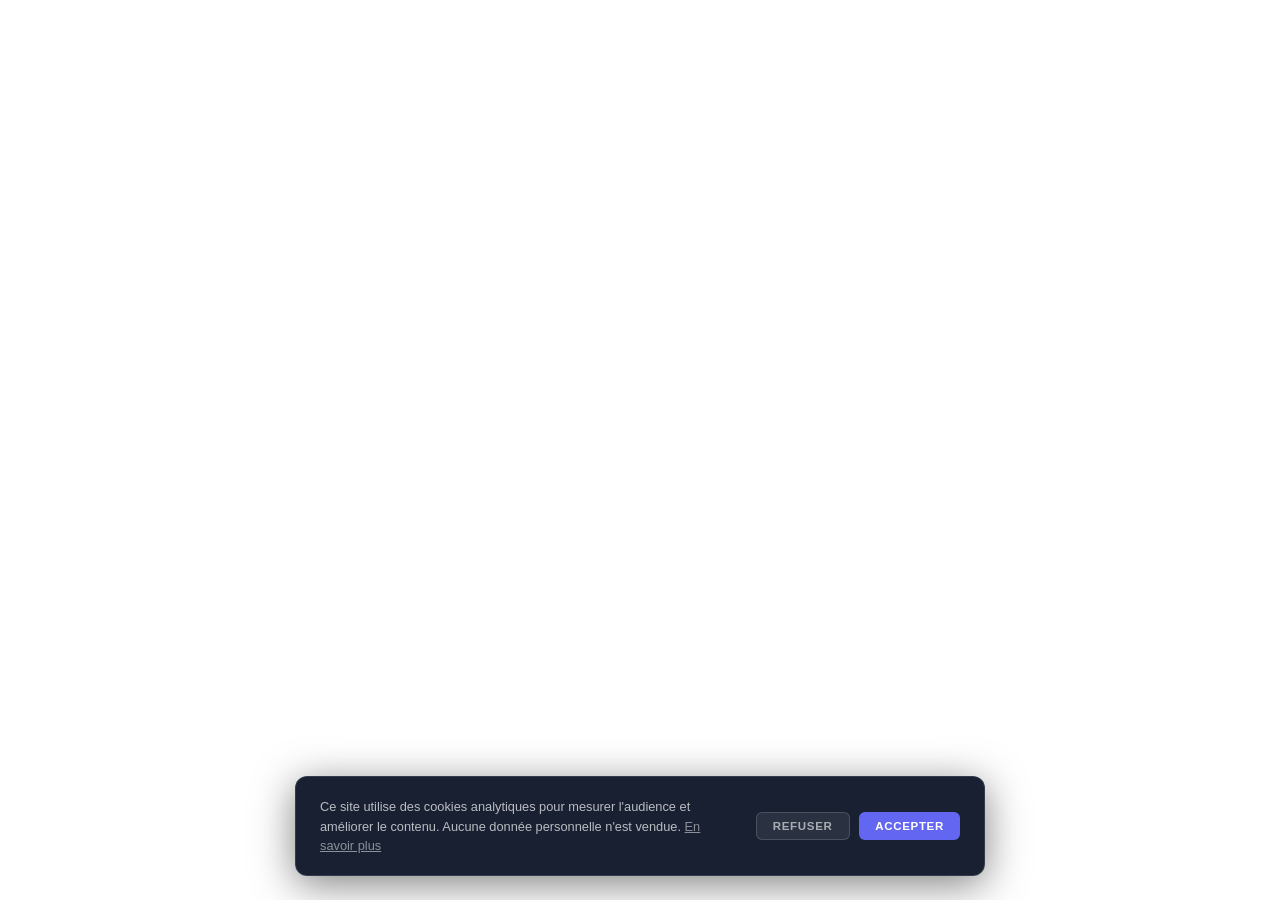
<file: _templates/snippets/cookie-consent.html>
<!--
  ═══════════════════════════════════════════════════════
  COOKIE CONSENT BANNER — RGPD/GDPR compliant
  The Travelling Techie
  ═══════════════════════════════════════════════════════

  USAGE:
  1. Paste the <style> block inside your <style> section (or link to a shared CSS).
  2. Paste the <div id="cookieBanner"> just after <body>.
  3. Paste the <script> block just before </body>.

  HOW IT WORKS:
  - On first visit: banner appears, analytics are NOT loaded yet.
  - On "Accept": consent saved in localStorage, analytics load immediately.
  - On "Decline": no analytics loaded, choice saved.
  - On subsequent visits: banner hidden, analytics loaded only if previously accepted.

  WIRE UP ANALYTICS:
  Replace the "// load analytics" comment in the script below with the actual
  GA4 + Clarity snippet from analytics.html (the <script> tags, not the comments).
  ═══════════════════════════════════════════════════════
-->

<!-- ── CSS ── (add inside your <style> block) ────── -->
<style>
  /* Cookie consent banner */
  #cookieBanner {
    position: fixed;
    bottom: 1.5rem; left: 50%; transform: translateX(-50%);
    width: min(640px, calc(100vw - 2rem));
    background: rgba(15, 23, 42, 0.96);
    border: 1px solid rgba(255,255,255,0.12);
    border-radius: 12px;
    padding: 1.25rem 1.5rem;
    display: flex;
    align-items: center;
    justify-content: space-between;
    gap: 1.25rem;
    z-index: 9999;
    backdrop-filter: blur(16px);
    -webkit-backdrop-filter: blur(16px);
    box-shadow: 0 8px 40px rgba(0,0,0,0.5);
    font-family: 'Inter', sans-serif;
    transition: opacity 0.3s, transform 0.3s;
  }
  #cookieBanner.hidden {
    opacity: 0;
    transform: translateX(-50%) translateY(20px);
    pointer-events: none;
  }
  #cookieBanner p {
    font-size: 0.8rem;
    color: rgba(255,255,255,0.7);
    margin: 0;
    line-height: 1.5;
    text-align: left;
    flex: 1;
  }
  #cookieBanner p a {
    color: rgba(255,255,255,0.5);
    text-decoration: underline;
  }
  .cookie-actions {
    display: flex;
    gap: 0.6rem;
    flex-shrink: 0;
  }
  .cookie-btn {
    padding: 0.45rem 1rem;
    border-radius: 6px;
    font-size: 0.72rem;
    font-weight: 600;
    letter-spacing: 0.06em;
    text-transform: uppercase;
    cursor: pointer;
    border: none;
    font-family: 'Inter', sans-serif;
    transition: opacity 0.2s;
  }
  .cookie-btn:hover { opacity: 0.85; }
  .cookie-btn-accept {
    background: #6366f1;
    color: #ffffff;
  }
  .cookie-btn-decline {
    background: rgba(255,255,255,0.08);
    color: rgba(255,255,255,0.6);
    border: 1px solid rgba(255,255,255,0.15);
  }
  @media (max-width: 540px) {
    #cookieBanner { flex-direction: column; align-items: flex-start; }
    .cookie-actions { width: 100%; justify-content: flex-end; }
  }
</style>

<!-- ── HTML ── (paste just after <body>) ─────────── -->
<div id="cookieBanner" class="hidden" role="dialog" aria-label="Cookie consent">
  <p>
    Ce site utilise des cookies analytiques pour mesurer l'audience et améliorer le contenu.
    Aucune donnée personnelle n'est vendue.
    <a href="/about/" target="_blank">En savoir plus</a>
  </p>
  <div class="cookie-actions">
    <button class="cookie-btn cookie-btn-decline" id="cookieDecline">Refuser</button>
    <button class="cookie-btn cookie-btn-accept" id="cookieAccept">Accepter</button>
  </div>
</div>

<!-- ── SCRIPT ── (paste just before </body>) ──────── -->
<script>
  (function () {
    const CONSENT_KEY = 'ttt-analytics-consent';
    const banner      = document.getElementById('cookieBanner');
    const consent     = localStorage.getItem(CONSENT_KEY);

    function loadAnalytics() {
      // ── Paste GA4 + Clarity <script> tags here ──────────
      // (copy from _templates/snippets/analytics.html)
      // ────────────────────────────────────────────────────
    }

    function hideBanner() {
      banner.classList.add('hidden');
      setTimeout(() => banner.style.display = 'none', 350);
    }

    if (consent === 'granted') {
      loadAnalytics();
      banner.style.display = 'none';
    } else if (consent === 'denied') {
      banner.style.display = 'none';
    } else {
      // First visit — show banner after a brief delay
      setTimeout(() => banner.classList.remove('hidden'), 800);
    }

    document.getElementById('cookieAccept').addEventListener('click', () => {
      localStorage.setItem(CONSENT_KEY, 'granted');
      loadAnalytics();
      hideBanner();
    });

    document.getElementById('cookieDecline').addEventListener('click', () => {
      localStorage.setItem(CONSENT_KEY, 'denied');
      hideBanner();
    });
  })();
</script>
</file>
<file: shared/components.css>
/* ══════════════════════════════════════════════════
   TTT — Shared Components: Nav + Subnav + Footer
   Consistent across all pages, bilingual, accent-aware
   ══════════════════════════════════════════════════ */

/* ── GLOBAL NAV ── */
.ttt-navbar {
    position: fixed;
    top: 0;
    left: 0;
    right: 0;
    height: 56px;
    z-index: 200;
    display: flex;
    align-items: center;
    justify-content: space-between;
    padding: 0 2rem;
    transition: background 0.3s ease, border-color 0.3s ease, backdrop-filter 0.3s ease;
    border-bottom: 1px solid transparent;
}

.ttt-navbar.scrolled {
    background: rgba(250, 250, 250, 0.92);
    border-bottom-color: #e2e8f0;
    backdrop-filter: blur(16px);
    -webkit-backdrop-filter: blur(16px);
}

/* Logo */
.ttt-logo {
    font-family: 'Outfit', sans-serif;
    font-size: 0.85rem;
    font-weight: 700;
    letter-spacing: 0.12em;
    text-transform: uppercase;
    color: #ffffff;
    text-decoration: none;
    transition: color 0.3s;
    flex-shrink: 0;
}

.ttt-navbar.scrolled .ttt-logo {
    color: #0f172a;
}

/* Center links — contains two layers that toggle */
.ttt-nav-center {
    position: relative;
    display: flex;
    align-items: center;
    justify-content: center;
    flex: 1;
    min-width: 0;
}

.ttt-nav-layer {
    display: flex;
    gap: 1.8rem;
    align-items: center;
    justify-content: center;
    opacity: 0;
    pointer-events: none;
    position: absolute;
    transition: opacity 0.3s ease, transform 0.3s ease;
    transform: translateY(4px);
}

.ttt-nav-layer.active {
    opacity: 1;
    pointer-events: auto;
    position: relative;
    transform: translateY(0);
}

/* Back arrow button */
.ttt-nav-back {
    font-size: 1rem;
    color: rgba(255, 255, 255, 0.6);
    text-decoration: none;
    cursor: pointer;
    padding: 0.2rem 0.5rem;
    border-radius: 4px;
    transition: color 0.2s, background 0.2s;
    line-height: 1;
}

.ttt-nav-back:hover {
    color: #ffffff;
    background: rgba(255, 255, 255, 0.1);
}

.ttt-navbar.scrolled .ttt-nav-back {
    color: #94a3b8;
}

.ttt-navbar.scrolled .ttt-nav-back:hover {
    color: #0f172a;
    background: rgba(0, 0, 0, 0.05);
}

/* Sub-links style — slightly different from global */
.ttt-sub-link {
    font-size: 0.68rem !important;
    letter-spacing: 0.08em !important;
}

.ttt-nav-link {
    font-family: 'Inter', sans-serif;
    font-size: 0.72rem;
    font-weight: 500;
    letter-spacing: 0.1em;
    text-transform: uppercase;
    color: rgba(255, 255, 255, 0.65);
    text-decoration: none;
    transition: color 0.2s;
    position: relative;
}

.ttt-navbar.scrolled .ttt-nav-link {
    color: #94a3b8;
}

.ttt-nav-link:hover {
    color: #ffffff;
}

.ttt-navbar.scrolled .ttt-nav-link:hover {
    color: #0f172a;
}

/* Active link — uses section accent color */
.ttt-nav-link.active {
    color: rgba(255, 255, 255, 0.95);
    font-weight: 600;
}

.ttt-navbar.scrolled .ttt-nav-link.active {
    color: var(--section-accent, #6366f1);
}

/* Underline on active */
.ttt-nav-link.active::after {
    content: '';
    position: absolute;
    bottom: -4px;
    left: 0;
    width: 100%;
    height: 2px;
    background: var(--section-accent, #6366f1);
    border-radius: 1px;
}

/* ── LANGUAGE TOGGLE ── */
.ttt-lang {
    display: flex;
    align-items: center;
    gap: 0;
    background: rgba(255, 255, 255, 0.12);
    border: 1px solid rgba(255, 255, 255, 0.25);
    border-radius: 4px;
    overflow: hidden;
    cursor: pointer;
    transition: all 0.2s;
    flex-shrink: 0;
}

.ttt-navbar.scrolled .ttt-lang {
    background: #ffffff;
    border-color: #e2e8f0;
}

.ttt-lang span {
    padding: 0.3rem 0.65rem;
    font-size: 0.62rem;
    font-weight: 600;
    letter-spacing: 0.1em;
    text-transform: uppercase;
    color: rgba(255, 255, 255, 0.5);
    transition: all 0.2s;
    font-family: 'Inter', sans-serif;
    user-select: none;
}

.ttt-navbar.scrolled .ttt-lang span {
    color: #94a3b8;
}

.ttt-lang span.active {
    background: rgba(255, 255, 255, 0.2);
    color: #ffffff;
}

.ttt-navbar.scrolled .ttt-lang span.active {
    background: var(--section-accent, #6366f1);
    color: #ffffff;
}

/* ── HAMBURGER ── */
.ttt-hamburger {
    display: none;
    flex-direction: column;
    justify-content: center;
    gap: 5px;
    width: 44px;
    height: 44px;
    background: none;
    border: none;
    cursor: pointer;
    padding: 10px;
}

.ttt-hamburger span {
    display: block;
    width: 22px;
    height: 2px;
    background: #ffffff;
    border-radius: 2px;
    transition: transform 0.3s ease, opacity 0.3s ease, background 0.3s ease;
}

.ttt-navbar.scrolled .ttt-hamburger span {
    background: #0f172a;
}

.ttt-hamburger.open span:nth-child(1) {
    transform: translateY(7px) rotate(45deg);
}

.ttt-hamburger.open span:nth-child(2) {
    opacity: 0;
}

.ttt-hamburger.open span:nth-child(3) {
    transform: translateY(-7px) rotate(-45deg);
}

/* ── MOBILE OVERLAY ── */
.ttt-mobile-overlay {
    position: fixed;
    inset: 0;
    background: #fafafa;
    z-index: 199;
    display: flex;
    flex-direction: column;
    align-items: center;
    justify-content: center;
    gap: 0;
    opacity: 0;
    pointer-events: none;
    transition: opacity 0.3s ease;
}

.ttt-mobile-overlay.open {
    opacity: 1;
    pointer-events: auto;
}

.ttt-mobile-link {
    font-family: 'Inter', sans-serif;
    font-size: 1.1rem;
    font-weight: 500;
    letter-spacing: 0.06em;
    text-transform: uppercase;
    color: #475569;
    text-decoration: none;
    padding: 0.9rem 2rem;
    transition: color 0.2s;
}

.ttt-mobile-link:hover {
    color: #0f172a;
}

.ttt-mobile-link.active {
    color: var(--section-accent, #6366f1);
    font-weight: 700;
}

.ttt-mobile-divider {
    width: 40px;
    height: 1px;
    background: #e2e8f0;
    margin: 0.75rem 0;
}

.ttt-mobile-sub {
    font-family: 'Inter', sans-serif;
    font-size: 0.85rem;
    font-weight: 400;
    color: #94a3b8;
    text-decoration: none;
    padding: 0.5rem 2rem;
    transition: color 0.2s;
}

.ttt-mobile-sub:hover {
    color: var(--section-accent, #6366f1);
}

/* ── OLD SUBNAV (removed — now integrated in nav-center layers) ── */

/* ── FOOTER ── */
.ttt-footer {
    border-top: 1px solid #e2e8f0;
    padding: 3rem 2rem 1.5rem;
    font-family: 'Inter', sans-serif;
}

.ttt-footer-content {
    max-width: 1140px;
    margin: 0 auto;
    display: grid;
    grid-template-columns: 2fr 1fr 1fr;
    gap: 2rem;
}

.ttt-footer h3 {
    font-family: 'Outfit', sans-serif;
    font-size: 0.9rem;
    font-weight: 700;
    letter-spacing: 0.08em;
    text-transform: uppercase;
    color: #0f172a;
    margin-bottom: 0.75rem;
}

.ttt-footer h4 {
    font-size: 0.65rem;
    font-weight: 600;
    letter-spacing: 0.15em;
    text-transform: uppercase;
    color: #94a3b8;
    margin-bottom: 0.75rem;
}

.ttt-footer p {
    font-size: 0.82rem;
    color: #64748b;
    line-height: 1.6;
}

.ttt-footer-sitemap {
    display: flex;
    flex-direction: column;
    gap: 0.4rem;
}

.ttt-footer-sitemap a {
    font-size: 0.78rem;
    color: #64748b;
    text-decoration: none;
    transition: color 0.2s;
}

.ttt-footer-sitemap a:hover {
    color: #0f172a;
}

.ttt-footer-icons {
    display: flex;
    gap: 0.6rem;
}

.ttt-footer-icons a {
    display: flex;
    align-items: center;
    justify-content: center;
    width: 36px;
    height: 36px;
    border: 1px solid #e2e8f0;
    border-radius: 6px;
    color: #94a3b8;
    text-decoration: none;
    transition: all 0.2s;
}

.ttt-footer-icons a:hover {
    border-color: var(--section-accent, #6366f1);
    color: var(--section-accent, #6366f1);
    transform: translateY(-2px);
}

.ttt-footer-icons svg {
    width: 15px;
    height: 15px;
}

.ttt-footer-bottom {
    max-width: 1140px;
    margin: 1.5rem auto 0;
    padding-top: 1rem;
    border-top: 1px solid #f1f5f9;
    text-align: center;
}

.ttt-footer-bottom p {
    font-size: 0.72rem;
    color: #94a3b8;
    letter-spacing: 0.04em;
}

/* ── RESPONSIVE ── */
@media (max-width: 768px) {
    .ttt-nav-center { display: none; }
    .ttt-lang { display: none; }
    .ttt-hamburger { display: flex; }
    .ttt-nav-layer { display: none; }

    .ttt-footer-content {
        grid-template-columns: 1fr;
        gap: 1.5rem;
    }
}
</file>
